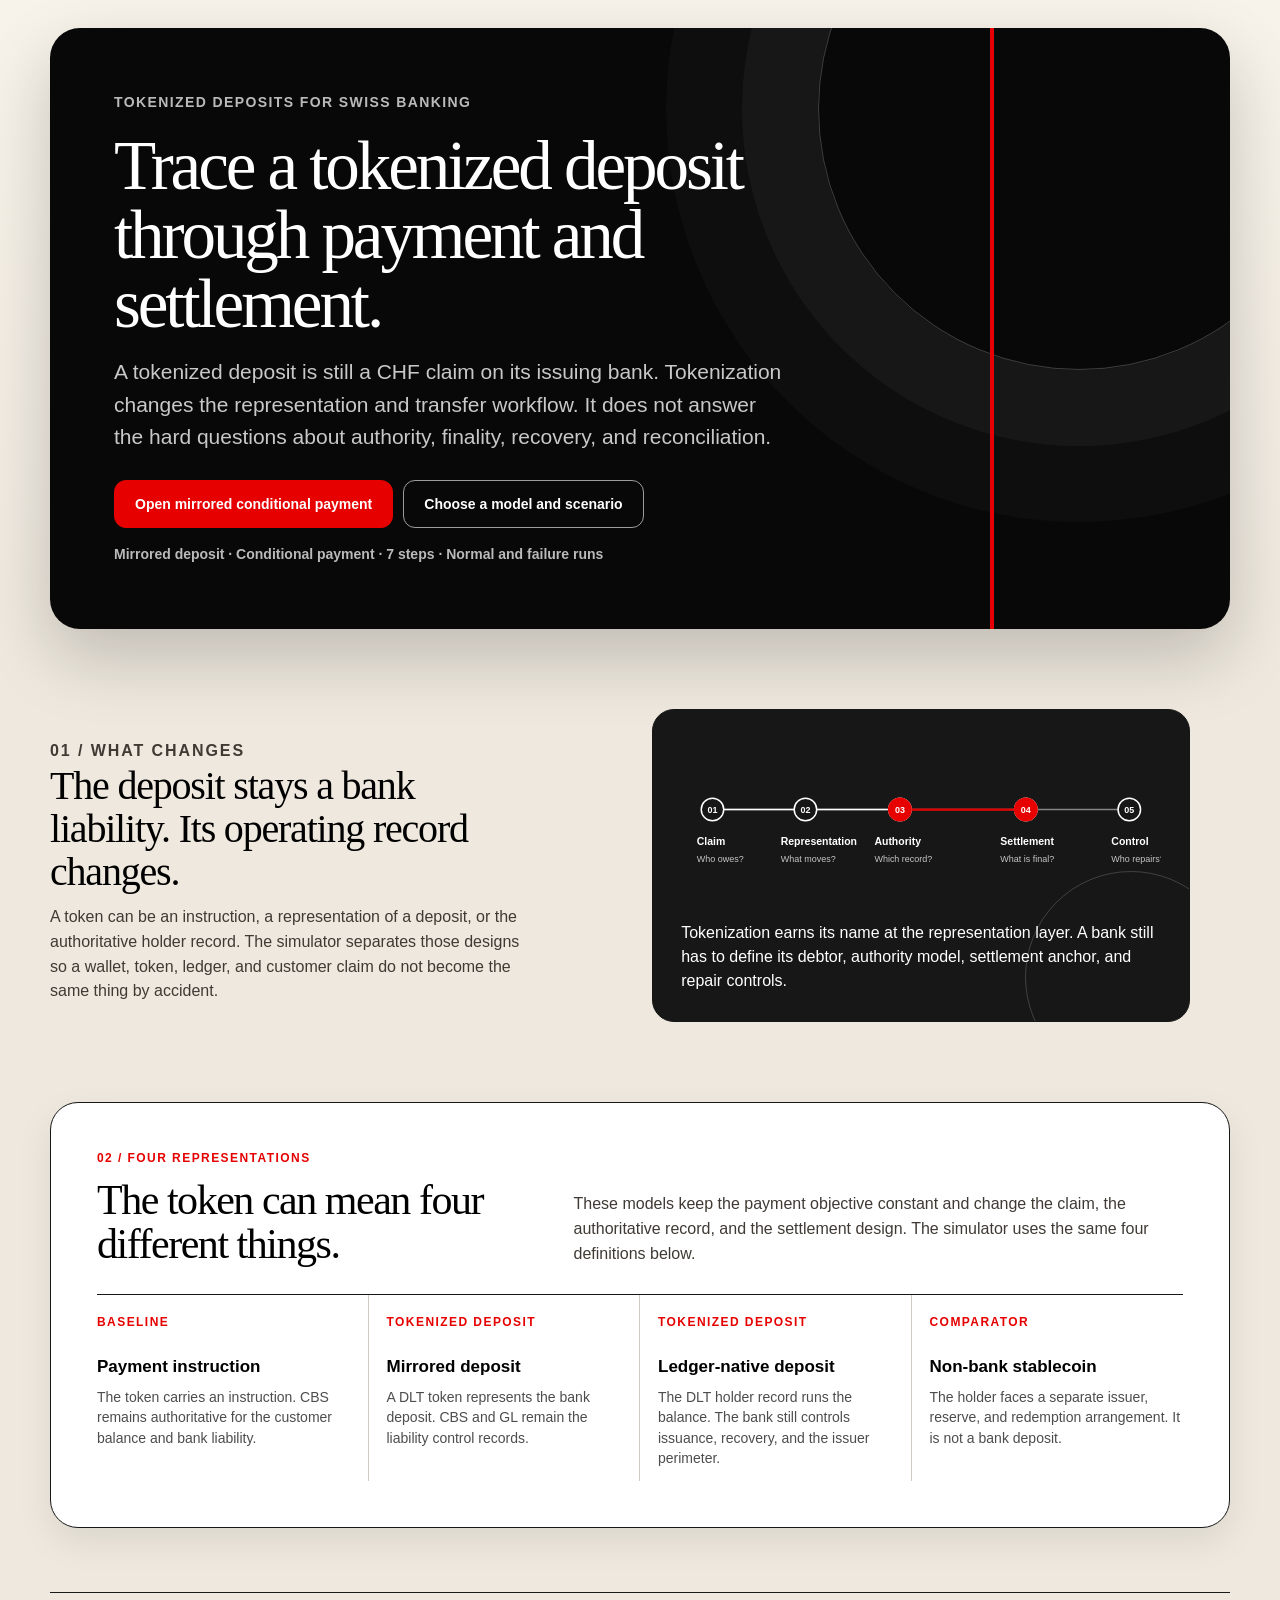
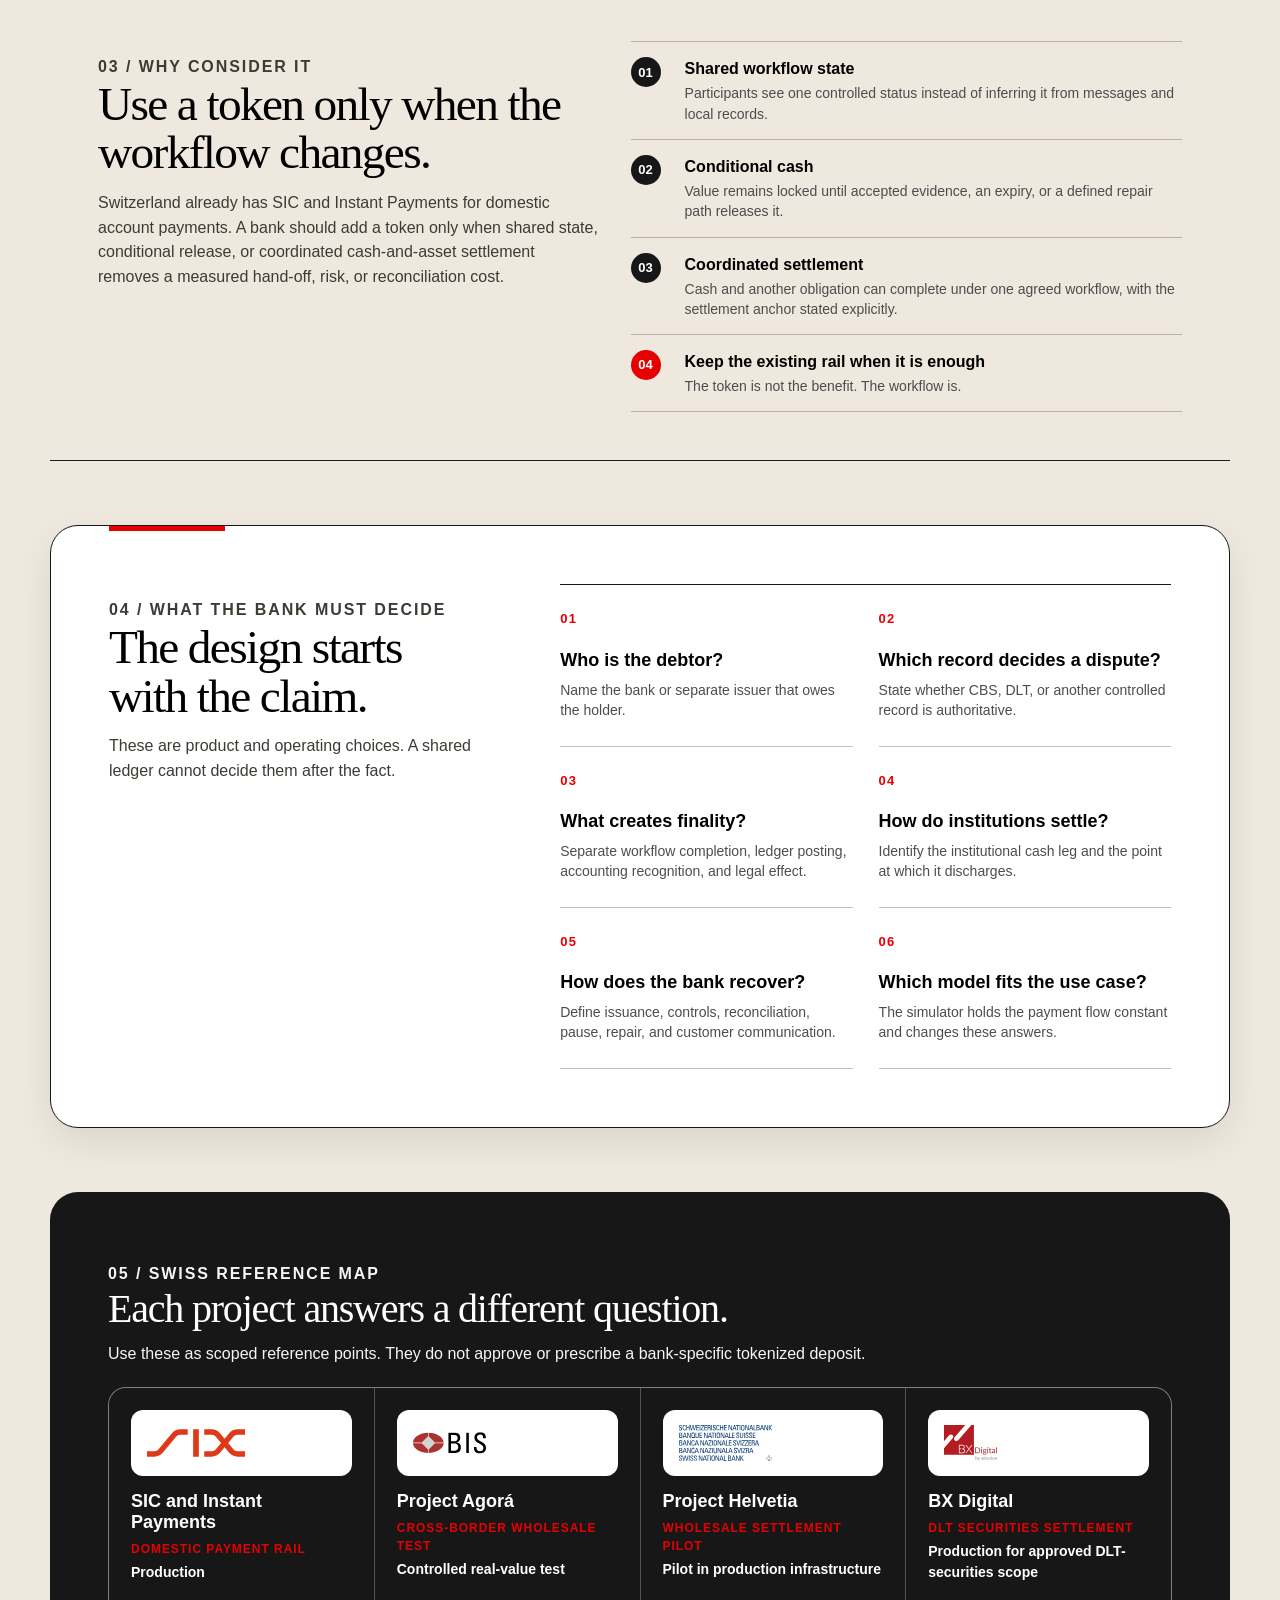
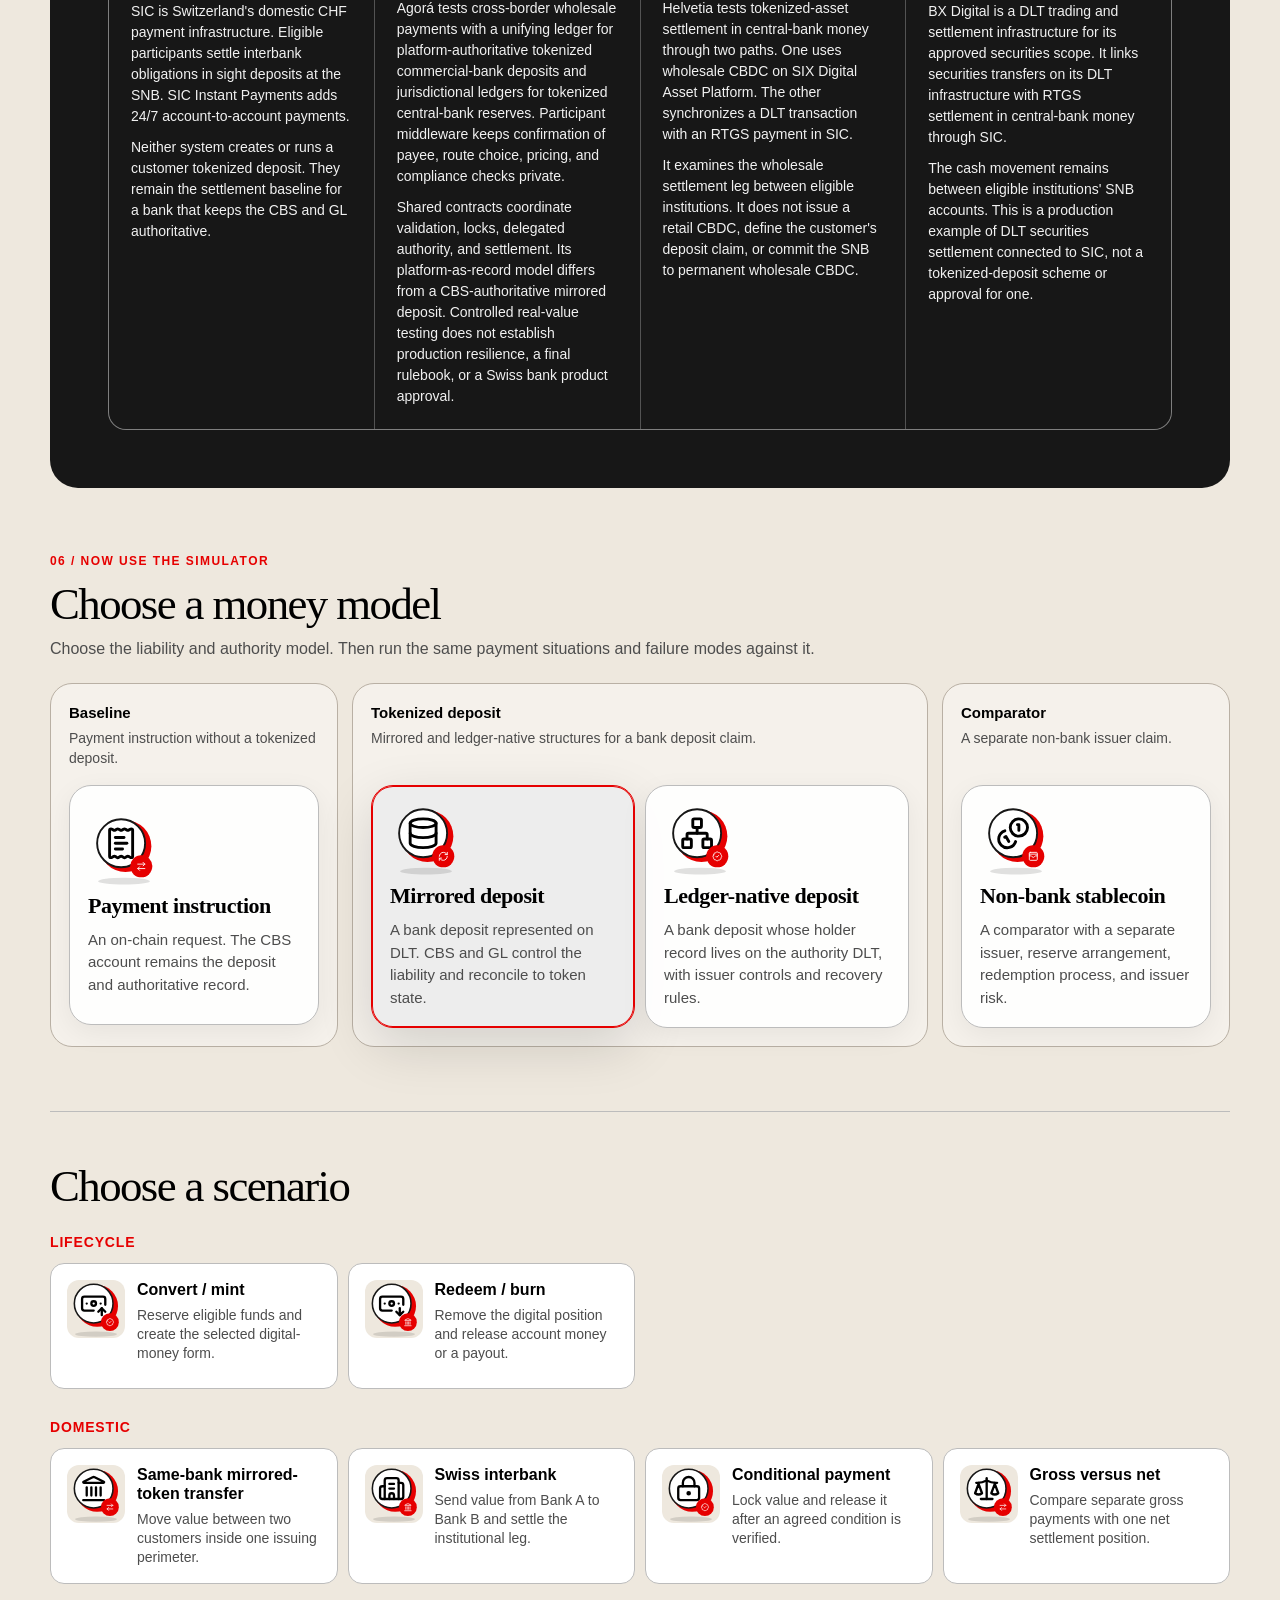
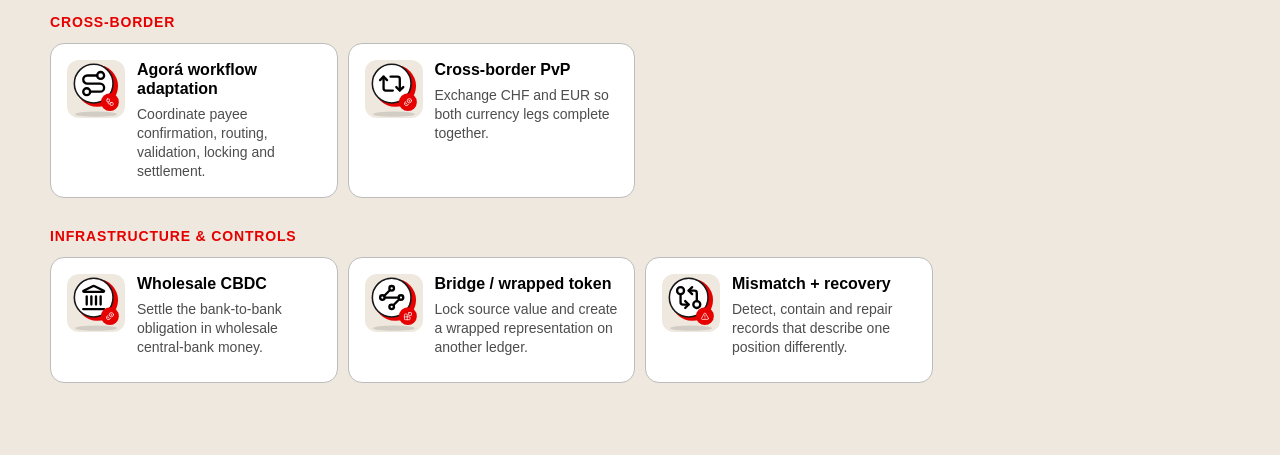
<file: demo/index.html>
<!doctype html>
<html lang="en">
<head>
  <meta charset="utf-8">
  <meta name="viewport" content="width=device-width, initial-scale=1">
  <title>Swiss tokenized deposits — interactive explorer</title>
  <style>
    :root {
      --ink: #000;
      --muted: #4d4d4d;
      --paper: #eee8de;
      --paper-deep: #dfd6c8;
      --card: #fff;
      --line: #bcbcbc;
      --red: #E60000;
      --red-dark: #E60000;
      --red-soft: #ededed;
      --green: #000;
      --green-soft: #ededed;
      --amber: #000;
      --amber-soft: #ededed;
      --shadow: 0 18px 54px rgba(0, 0, 0, 0.14);
      --radius: 22px;
      --radius-small: 14px;
      --focus: 0 0 0 4px rgba(230, 0, 0, 0.28);
    }

    * { box-sizing: border-box; }

    html {
      color-scheme: light;
      background: var(--paper);
    }

    body {
      margin: 0;
      min-height: 100vh;
      overflow-x: hidden;
      color: var(--ink);
      background: linear-gradient(180deg, #f8f3ea 0, var(--paper) 44rem);
      font: 16px/1.5 Inter, ui-sans-serif, -apple-system, BlinkMacSystemFont, "Segoe UI", sans-serif;
    }

    button,
    input,
    select {
      font: inherit;
    }

    button {
      min-height: 44px;
    }

    button:focus-visible,
    input:focus-visible,
    select:focus-visible,
    summary:focus-visible,
    a:focus-visible {
      outline: 2px solid var(--red);
      outline-offset: 3px;
      box-shadow: var(--focus);
    }

    h1[tabindex="-1"]:focus { outline: none; }

    [hidden] { display: none !important; }

    .eyebrow {
      margin: 0 0 8px;
      color: var(--red-dark);
      font-size: 14px;
      font-weight: 800;
      letter-spacing: 0.08em;
      text-transform: uppercase;
    }

    .landing {
      width: min(1180px, calc(100% - 48px));
      min-height: 100vh;
      margin: 0 auto;
      padding: 28px 0 72px;
      display: grid;
      align-content: start;
      gap: 64px;
    }

    .landing-header {
      position: relative;
      width: 100%;
      min-height: 470px;
      padding: clamp(32px, 5vw, 70px);
      overflow: hidden;
      border-radius: 30px;
      color: #fff;
      background: #080808;
      box-shadow: 0 28px 70px rgba(0, 0, 0, 0.2);
      isolation: isolate;
    }

    .landing-header::before {
      position: absolute;
      top: -180px;
      right: -110px;
      z-index: -1;
      width: 520px;
      height: 520px;
      border: 1px solid rgba(255, 255, 255, 0.22);
      border-radius: 50%;
      box-shadow: 0 0 0 76px rgba(255, 255, 255, 0.04), 0 0 0 152px rgba(255, 255, 255, 0.025);
      content: "";
    }

    .landing-header::after {
      position: absolute;
      top: 0;
      right: 20%;
      z-index: -1;
      width: 4px;
      height: 100%;
      background: var(--red);
      content: "";
    }

    .landing-hero-kicker {
      margin: 0 0 18px;
      color: #fff;
      opacity: 0.72;
      font-size: 14px;
      font-weight: 850;
      letter-spacing: .1em;
      text-transform: uppercase;
    }

    .landing h1 {
      max-width: 760px;
      margin: 0 0 18px;
      font-family: Georgia, "Times New Roman", serif;
      font-size: clamp(42px, 5.4vw, 72px);
      font-weight: 500;
      letter-spacing: -0.045em;
      line-height: 1;
    }

    .landing-intro {
      max-width: 670px;
      margin: 0;
      color: rgba(255, 255, 255, 0.78);
      font-size: clamp(18px, 1.8vw, 21px);
      line-height: 1.55;
    }

    .landing-actions {
      margin-top: 26px;
      display: flex;
      flex-wrap: wrap;
      gap: 10px;
    }

    .landing-actions .button { min-height: 48px; padding-inline: 20px; }
    .landing-header .landing-actions .button:not(.button-primary) {
      border-color: rgba(255, 255, 255, 0.6);
      color: #fff;
    }
    .landing-header .landing-actions .button:not(.button-primary):hover {
      color: var(--ink);
      background: #fff;
    }

    .run-metadata {
      margin: 16px 0 0;
      color: rgba(255, 255, 255, 0.72);
      font-size: 14px;
      font-weight: 750;
    }

    .landing-orientation {
      display: grid;
      grid-template-columns: minmax(0, 0.88fr) minmax(360px, 1.12fr);
      gap: clamp(32px, 6vw, 92px);
      align-items: center;
    }

    .landing-orientation h2,
    .swiss-context h2 {
      margin: 0;
      font-family: Georgia, "Times New Roman", serif;
      font-size: clamp(28px, 3.2vw, 40px);
      font-weight: 500;
      letter-spacing: -0.03em;
      line-height: 1.08;
    }

    .landing-orientation > div > p {
      max-width: 860px;
      margin: 12px 0 0;
      color: #3f3a34;
      font-size: 16px;
      line-height: 1.55;
    }

    .swiss-context-header p {
      max-width: 860px;
      margin: 12px 0 0;
      color: rgba(255, 255, 255, 0.96);
      font-size: 16px;
      line-height: 1.55;
    }

    .section-kicker {
      margin: 0 0 12px;
      color: var(--red);
      font-size: 12px;
      font-weight: 850;
      letter-spacing: 0.12em;
      text-transform: uppercase;
    }

    .claim-map {
      position: relative;
      min-height: 288px;
      padding: 28px;
      overflow: hidden;
      border: 1px solid #171717;
      border-radius: 22px;
      color: #fff;
      background: #171717;
    }

    .claim-map::after {
      position: absolute;
      right: -48px;
      bottom: -62px;
      width: 210px;
      height: 210px;
      border: 1px solid rgba(255, 255, 255, 0.18);
      border-radius: 50%;
      content: "";
    }

    .claim-map svg { width: 100%; height: 176px; }
    .claim-map text { font-family: Inter, ui-sans-serif, sans-serif; }

    .representation-rail {
      padding: clamp(28px, 4vw, 46px);
      border: 1px solid #171717;
      border-radius: 28px;
      background: #fff;
      box-shadow: 0 14px 36px rgba(0, 0, 0, 0.08);
    }

    .representation-rail-header {
      display: grid;
      grid-template-columns: minmax(0, .85fr) minmax(300px, 1.15fr);
      gap: 26px;
      align-items: end;
      margin-bottom: 28px;
    }

    .representation-rail h2 {
      margin: 0;
      font-family: Georgia, "Times New Roman", serif;
      font-size: clamp(29px, 3.3vw, 42px);
      font-weight: 500;
      letter-spacing: -0.035em;
      line-height: 1.04;
    }

    .representation-rail-header > p:last-child {
      max-width: 590px;
      margin: 0;
      color: #3f3a34;
      font-size: 16px;
      line-height: 1.55;
    }

    .deposit-types {
      display: grid;
      grid-template-columns: repeat(4, minmax(0, 1fr));
      margin: 0;
      padding: 0;
      border-top: 1px solid #171717;
      list-style: none;
    }

    .deposit-type {
      min-width: 0;
      min-height: 186px;
      padding: 18px 18px 0;
      border-right: 1px solid #d0cbc3;
    }

    .deposit-type:first-child { padding-left: 0; }
    .deposit-type:last-child { padding-right: 0; border-right: 0; }
    .deposit-type b,
    .deposit-type strong,
    .deposit-type span { display: block; }
    .deposit-type b { margin-bottom: 26px; color: var(--red); font-size: 12px; letter-spacing: .12em; }
    .deposit-type strong { max-width: 180px; font-size: 17px; line-height: 1.2; }
    .deposit-type span { margin-top: 9px; color: var(--muted); font-size: 14px; line-height: 1.47; }

    .landing-explainer {
      display: grid;
      grid-template-columns: minmax(0, 1fr) minmax(0, 1.08fr);
      gap: 22px;
      align-items: stretch;
      padding: clamp(28px, 4vw, 48px);
      border-top: 1px solid #1a1a1a;
      border-bottom: 1px solid #1a1a1a;
    }

    .landing-explainer h2,
    .bank-decisions h2 {
      max-width: 510px;
      margin: 0;
      font-family: Georgia, "Times New Roman", serif;
      font-size: clamp(31px, 3.7vw, 48px);
      font-weight: 500;
      letter-spacing: -0.035em;
      line-height: 1.02;
    }

    .landing-explainer > div > p {
      max-width: 500px;
      margin: 14px 0 0;
      color: #3f3a34;
      font-size: 16px;
      line-height: 1.55;
    }

    .workflow-sequence {
      display: grid;
      margin: 0;
      padding: 0;
      list-style: none;
    }

    .workflow-sequence li {
      display: grid;
      grid-template-columns: 40px 1fr;
      gap: 14px;
      align-items: start;
      padding: 15px 0;
      border-top: 1px solid #b9b0a4;
    }

    .workflow-sequence li:last-child { border-bottom: 1px solid #b9b0a4; }
    .workflow-sequence b {
      display: grid;
      width: 30px;
      height: 30px;
      place-items: center;
      border-radius: 50%;
      color: #fff;
      background: #171717;
      font-size: 13px;
    }
    .workflow-sequence li:last-child b { background: var(--red); }
    .workflow-sequence strong,
    .workflow-sequence span { display: block; }
    .workflow-sequence strong { font-size: 16px; }
    .workflow-sequence span { margin-top: 2px; color: var(--muted); font-size: 14px; line-height: 1.45; }

    .bank-decisions {
      position: relative;
      display: grid;
      grid-template-columns: minmax(250px, .76fr) minmax(0, 1.24fr);
      gap: clamp(30px, 6vw, 94px);
      align-items: start;
      padding: clamp(30px, 5vw, 58px);
      overflow: hidden;
      border: 1px solid #171717;
      border-radius: 28px;
      background: #fff;
      box-shadow: 0 14px 36px rgba(0, 0, 0, 0.08);
    }

    .bank-decisions::before {
      position: absolute;
      top: 0;
      left: clamp(30px, 5vw, 58px);
      width: 116px;
      height: 5px;
      background: var(--red);
      content: "";
    }

    .bank-decisions > div > p {
      max-width: 480px;
      margin: 14px 0 0;
      color: #3f3a34;
      font-size: 16px;
      line-height: 1.55;
    }

    .decision-list {
      display: grid;
      grid-template-columns: repeat(2, minmax(0, 1fr));
      gap: 0 26px;
      margin: 0;
      padding: 0;
      border-top: 1px solid #171717;
      list-style: none;
    }

    .decision-list li {
      min-height: 158px;
      padding: 24px 0 25px;
      border-bottom: 1px solid #c8c0b4;
    }

    .decision-list b,
    .decision-list strong,
    .decision-list span { display: block; }
    .decision-list b { margin-bottom: 18px; color: var(--red); font-size: 13px; letter-spacing: .1em; }
    .decision-list strong { font-size: 18px; }
    .decision-list span { margin-top: 6px; color: var(--muted); font-size: 14px; line-height: 1.45; }

    .landing-choice-section,
    .landing-scenario-section {
      scroll-margin-top: 24px;
    }

    .landing-choice-heading {
      max-width: 800px;
      margin-bottom: 22px;
    }

    .landing-choice-heading h2 {
      margin: 0;
      font-family: Georgia, "Times New Roman", serif;
      font-size: clamp(30px, 3.5vw, 46px);
      font-weight: 500;
      letter-spacing: -0.035em;
      line-height: 1.02;
    }

    .landing-choice-heading p:last-child {
      margin: 10px 0 0;
      color: var(--muted);
      font-size: 16px;
      line-height: 1.5;
    }

    .landing-scenario-section {
      padding-top: 52px;
      border-top: 1px solid var(--line);
    }

    .landing-scenario-groups .scenario-group + .scenario-group {
      margin-top: 28px;
    }

    .model-groups {
      display: grid;
      grid-template-columns: minmax(0, 1fr) minmax(0, 2fr) minmax(0, 1fr);
      gap: 14px;
      align-items: stretch;
    }

    .model-group {
      min-width: 0;
      padding: 18px;
      border: 1px solid #b9b0a4;
      border-radius: var(--radius);
      background: rgba(255, 255, 255, 0.38);
    }

    .model-group h3 {
      margin: 0 0 4px;
      font-size: 15px;
    }

    .model-group > p {
      min-height: 42px;
      margin: 0 0 14px;
      color: var(--muted);
      font-size: 14px;
      line-height: 1.4;
    }

    .model-grid {
      display: grid;
      grid-template-columns: repeat(var(--model-columns, 1), minmax(0, 1fr));
      gap: 10px;
    }

    .model-card {
      position: relative;
      min-height: 240px;
      padding: 18px;
      overflow: hidden;
      border: 1px solid var(--line);
      border-radius: var(--radius);
      color: var(--ink);
      background: rgba(255, 255, 255, 0.92);
      box-shadow: 0 8px 28px rgba(0, 0, 0, 0.06);
      cursor: pointer;
      text-align: left;
      transition: transform 160ms ease, border-color 160ms ease, box-shadow 160ms ease;
    }

    .model-card:hover {
      transform: translateY(-4px);
      border-color: var(--red);
      box-shadow: var(--shadow);
    }

    .model-card[aria-pressed="true"] {
      border-color: var(--red);
      background: var(--red-soft);
      box-shadow: inset 0 0 0 1px var(--red), var(--shadow);
    }

    .model-visual {
      display: grid;
      width: 72px;
      height: 66px;
      margin: 0 0 14px;
      place-items: center;
      color: var(--ink);
    }

    .model-visual svg {
      width: 100%;
      height: 100%;
      overflow: visible;
    }

    .model-card strong {
      display: block;
      max-width: 220px;
      font-family: Georgia, "Times New Roman", serif;
      font-size: 22px;
      font-weight: 600;
      letter-spacing: -0.02em;
      line-height: 1.06;
    }

    .model-card span:last-child {
      display: block;
      max-width: 230px;
      margin-top: 12px;
      color: var(--muted);
      font-size: 15px;
    }

    .swiss-context {
      padding: clamp(30px, 5vw, 58px);
      border-radius: 28px;
      color: #fff;
      background: #171717;
    }

    .swiss-context-header { margin-bottom: 20px; }

    .swiss-reference-list {
      margin: 0;
      padding: 0;
      display: grid;
      grid-template-columns: repeat(4, minmax(0, 1fr));
      overflow: hidden;
      border: 1px solid rgba(255, 255, 255, 0.26);
      border-radius: 18px;
      gap: 1px;
      background: rgba(255, 255, 255, 0.26);
      list-style: none;
    }

    .swiss-reference-list li {
      min-width: 0;
      padding: 22px;
      background: #171717;
    }

    .reference-identity {
      display: grid;
      gap: 15px;
      align-items: start;
      margin-bottom: 18px;
    }

    .reference-logo-bay {
      width: 100%;
      height: 66px;
      padding: 14px 16px;
      display: flex;
      align-items: center;
      justify-content: flex-start;
      border-radius: 12px;
      background: #fff;
    }

    .reference-logo {
      display: block;
      width: 100%;
      height: 36px;
      object-fit: contain;
      object-position: left center;
    }

    .reference-identity strong,
    .reference-role,
    .reference-status { display: block; }

    .reference-identity strong { font-size: 18px; line-height: 1.18; }

    .reference-role { margin-top: 7px; color: var(--red); font-size: 12px; font-weight: 850; letter-spacing: .08em; text-transform: uppercase; }
    .reference-status { margin-top: 4px; color: #fff; font-size: 14px; font-weight: 800; }

    .swiss-reference-list p {
      margin: 0;
      color: rgba(255, 255, 255, 0.94);
      font-size: 14px;
      line-height: 1.5;
    }

    .swiss-reference-list p + p { margin-top: 10px; }

    .workspace {
      min-height: 100vh;
    }

    .context-shell {
      position: sticky;
      z-index: 20;
      top: 0;
      border-bottom: 1px solid var(--line);
      background: rgba(255, 255, 255, 0.96);
      box-shadow: 0 8px 24px rgba(0, 0, 0, 0.07);
      backdrop-filter: blur(16px);
    }

    .context-bar {
      width: min(1440px, calc(100% - 40px));
      margin: 0 auto;
      padding: 12px 0;
      display: grid;
      grid-template-columns: minmax(300px, 1fr) auto auto;
      align-items: end;
      gap: 18px;
    }

    .context-current {
      min-width: 0;
      display: flex;
      align-items: center;
      gap: 12px;
    }

    .overview-button {
      min-width: 92px;
      height: 44px;
      padding: 8px 10px;
      border: 1px solid var(--line);
      border-radius: 11px;
      color: var(--ink);
      background: var(--card);
      cursor: pointer;
      font-size: 14px;
      font-weight: 800;
    }

    .overview-button:hover {
      color: var(--red-dark);
      border-color: var(--red);
      background: var(--red-soft);
    }

    .swiss-mark {
      display: grid;
      flex: 0 0 auto;
      place-items: center;
      width: 44px;
      height: 44px;
      border-radius: 12px;
      color: #fff;
      background: var(--red);
      font-size: 24px;
      font-weight: 900;
      line-height: 1;
    }

    .context-copy {
      min-width: 0;
    }

    .context-label {
      display: block;
      color: var(--muted);
      font-size: 14px;
      font-weight: 700;
    }

    .context-copy strong {
      display: block;
      overflow: hidden;
      font-size: 16px;
      text-overflow: ellipsis;
      white-space: nowrap;
    }

    .context-copy strong span {
      color: var(--muted);
      font-weight: 600;
    }

    .mode-switch {
      margin: 0;
      padding: 0;
      border: 0;
    }

    .mode-switch legend {
      position: absolute;
      width: 1px;
      height: 1px;
      padding: 0;
      overflow: hidden;
      clip: rect(0, 0, 0, 0);
      white-space: nowrap;
      border: 0;
    }

    .segmented {
      display: inline-grid;
      grid-template-columns: 1fr 1fr;
      padding: 3px;
      border: 1px solid var(--line);
      border-radius: 13px;
      background: var(--paper-deep);
    }

    .segmented label {
      position: relative;
      display: grid;
      min-width: 92px;
      min-height: 44px;
      padding: 0 16px;
      place-items: center;
      border-radius: 10px;
      cursor: pointer;
      font-size: 14px;
      font-weight: 800;
    }

    .segmented input {
      position: absolute;
      opacity: 0;
      pointer-events: none;
    }

    .segmented label:has(input:checked) {
      color: #fff;
      background: var(--ink);
      box-shadow: 0 3px 10px rgba(23, 23, 23, 0.14);
    }

    .segmented label:has(input:focus-visible) {
      box-shadow: var(--focus);
    }

    .context-actions {
      display: flex;
      gap: 8px;
    }

    .button {
      display: inline-flex;
      align-items: center;
      justify-content: center;
      min-height: 44px;
      padding: 9px 16px;
      border: 1px solid var(--ink);
      border-radius: 12px;
      color: var(--ink);
      background: transparent;
      cursor: pointer;
      font-size: 14px;
      font-weight: 800;
      text-decoration: none;
    }

    .button:hover {
      color: #fff;
      background: var(--ink);
    }

    .button-primary {
      color: #fff;
      border-color: var(--red);
      background: var(--red);
    }

    .button-primary:hover {
      border-color: var(--red-dark);
      background: var(--red-dark);
    }

    .button-dark {
      color: #fff;
      background: var(--ink);
    }

    .button-dark:hover { background: #333; }

    .failure-bar {
      width: min(1440px, calc(100% - 40px));
      margin: 0 auto;
      padding: 0 0 12px 56px;
    }

    .failure-empty {
      margin: 0;
      color: var(--muted);
      font-size: 14px;
    }

    .failure-options {
      display: flex;
      align-items: center;
      gap: 8px;
      overflow-x: auto;
      scrollbar-width: thin;
    }

    .failure-options > span {
      flex: 0 0 auto;
      margin-right: 3px;
      color: var(--red-dark);
      font-size: 14px;
      font-weight: 800;
    }

    .failure-choice {
      position: relative;
      flex: 0 0 auto;
      display: grid;
      grid-template-columns: 28px auto;
      min-height: 44px;
      padding: 8px 13px;
      place-items: center;
      gap: 7px;
      border: 1px solid #bcbcbc;
      border-radius: 999px;
      color: var(--red-dark);
      background: var(--card);
      cursor: pointer;
      font-size: 14px;
      font-weight: 750;
    }

    .failure-choice input {
      position: absolute;
      opacity: 0;
    }

    .failure-choice:has(input:checked) {
      color: #fff;
      border-color: var(--red);
      background: var(--red);
    }

    .failure-choice-icon {
      display: grid;
      width: 28px;
      height: 28px;
      place-items: center;
    }

    .failure-choice-icon svg { width: 28px; height: 28px; }
    .failure-choice:has(input:checked) .failure-icon-paper { fill: var(--red); }
    .failure-choice:has(input:checked) .failure-icon-ink { stroke: #fff; }

    .failure-choice:has(input:focus-visible) {
      box-shadow: var(--focus);
    }

    .workspace-main {
      width: min(1440px, calc(100% - 40px));
      margin: 0 auto;
      padding: 34px 0 64px;
    }

    .scenario-heading {
      display: grid;
      grid-template-columns: minmax(0, 1fr);
      gap: 24px;
      align-items: start;
      margin-bottom: 24px;
    }

    .scenario-heading.has-failure {
      grid-template-columns: minmax(0, 1fr) minmax(340px, 440px);
    }

    .scenario-heading h1 {
      margin: 0;
      font-family: Georgia, "Times New Roman", serif;
      font-size: clamp(34px, 4vw, 58px);
      font-weight: 500;
      letter-spacing: -0.04em;
      line-height: 1;
    }

    .scenario-description {
      max-width: 760px;
      margin: 12px 0 0;
      color: var(--muted);
      font-size: 17px;
    }

    .scenario-code {
      min-width: 140px;
      padding: 14px 16px;
      border: 1px solid var(--line);
      border-radius: var(--radius-small);
      background: rgba(255, 255, 255, 0.72);
    }

    .scenario-code span {
      display: block;
      color: var(--muted);
      font-size: 14px;
      font-weight: 700;
    }

    .scenario-code strong {
      font-size: 15px;
    }

    .stage-layout {
      display: grid;
      grid-template-columns: minmax(0, 1fr) 360px;
      gap: 18px;
      align-items: stretch;
    }

    .stage,
    .inspector {
      border: 1px solid var(--line);
      border-radius: var(--radius);
      background: var(--card);
      box-shadow: 0 12px 34px rgba(0, 0, 0, 0.07);
    }

    .stage {
      position: relative;
      min-height: 350px;
      padding: 18px;
      overflow: hidden;
    }

    .stage::before {
      content: "";
      position: absolute;
      width: 360px;
      height: 360px;
      right: -170px;
      top: -180px;
      border: 54px solid var(--red-soft);
      border-radius: 50%;
      opacity: 0.72;
    }

    .stage-topline {
      position: relative;
      z-index: 1;
      display: grid;
      grid-template-columns: minmax(0, 1fr) 318px;
      align-items: start;
      gap: 16px;
    }

    .stage-context {
      display: flex;
      align-items: center;
      flex-wrap: wrap;
      gap: 10px;
    }

    .stage-context strong {
      font-size: 15px;
    }

    .stage-controls {
      width: 318px;
      margin-left: auto;
      display: grid;
      grid-template-columns: 86px 72px 144px;
      gap: 8px;
      flex: 0 0 auto;
    }

    .stage-controls .button {
      width: 100%;
      min-width: 0;
      padding-inline: 8px;
      white-space: nowrap;
      background: var(--card);
    }

    .stage-controls .button:disabled {
      cursor: default;
      opacity: .42;
    }

    .stage-controls .button:hover { background: var(--ink); }

    .stage-controls .button-primary {
      color: #fff;
      background: var(--red);
    }

    .stage-controls .button-primary:hover { background: var(--red-dark); }

    .stage-controls .button-dark {
      color: #fff;
      background: var(--ink);
    }

    .failure-summary {
      min-height: 146px;
      padding: 18px 20px;
      border: 1px solid var(--red);
      border-radius: var(--radius);
      color: var(--red-dark);
      background: var(--card);
      box-shadow: 0 10px 28px rgba(23, 23, 23, 0.08);
    }

    .failure-summary .eyebrow { margin-bottom: 6px; }

    .failure-summary h2 {
      margin: 0;
      font-family: Georgia, "Times New Roman", serif;
      font-size: 23px;
      font-weight: 600;
      letter-spacing: -0.02em;
      line-height: 1.08;
    }

    .failure-summary p:last-child {
      margin: 10px 0 0;
      color: #000;
      font-size: 15px;
      line-height: 1.48;
    }

    .failure-summary.is-triggered {
      border-color: var(--red-dark);
      background: var(--red-soft);
    }

    .journey {
      position: relative;
      z-index: 1;
      min-height: 248px;
      margin-top: 10px;
      display: grid;
      grid-template-columns: minmax(110px, 1fr) 56px minmax(130px, 1.1fr) 56px minmax(130px, 1.1fr) 56px minmax(110px, 1fr);
      align-items: end;
      padding: 6px 4px 12px;
    }

    .journey::before {
      content: "";
      position: absolute;
      z-index: -1;
      right: 2%;
      bottom: 69px;
      left: 2%;
      height: 48px;
      border-radius: 50%;
      background: radial-gradient(ellipse, rgba(0, 0, 0, 0.15), transparent 68%);
      transform: scaleY(0.42);
    }

    .journey-node {
      position: relative;
      min-height: 218px;
      padding: 0 8px 8px;
      display: grid;
      align-content: end;
      justify-items: center;
      text-align: center;
      transition: opacity 180ms ease, transform 180ms ease;
    }

    .journey-node.is-complete::after {
      content: "✓";
      position: absolute;
      top: 4px;
      right: 8px;
      display: grid;
      width: 28px;
      height: 28px;
      place-items: center;
      border: 3px solid var(--card);
      border-radius: 50%;
      color: #fff;
      background: var(--green);
      font-size: 14px;
      font-weight: 900;
    }

    .journey-node.is-active {
      transform: translateY(-5px);
    }

    .journey-node.is-blocked::after {
      content: "!";
      position: absolute;
      top: 4px;
      right: 8px;
      display: grid;
      width: 30px;
      height: 30px;
      place-items: center;
      border: 3px solid var(--card);
      border-radius: 50%;
      color: #fff;
      background: var(--red-dark);
      font-size: 18px;
      font-weight: 900;
    }

    .journey-node.has-failure .node-glyph {
      border-color: var(--red-dark);
      background: var(--red-soft);
      filter: grayscale(0.72);
      opacity: 0.62;
    }

    .journey-node.has-failure .node-glyph::after {
      content: "";
      position: absolute;
      z-index: 4;
      width: 112%;
      height: 7px;
      border: 3px solid var(--card);
      border-radius: 999px;
      background: var(--red-dark);
      transform: rotate(-38deg);
    }

    .scene-failure-marker {
      position: absolute;
      z-index: 7;
      top: -11px;
      left: 50%;
      display: flex;
      width: max-content;
      max-width: 160px;
      min-height: 42px;
      padding: 5px 9px 5px 6px;
      align-items: center;
      gap: 6px;
      border: 2px solid var(--red-dark);
      border-radius: 11px;
      color: var(--red-dark);
      background: var(--card);
      box-shadow: 0 8px 18px rgba(23, 23, 23, 0.18);
      font-size: 14px;
      font-weight: 900;
      line-height: 1.08;
      transform: translateX(-50%);
    }

    .scene-failure-marker svg {
      flex: 0 0 auto;
      width: 30px;
      height: 30px;
    }

    .scene-failure-marker.is-triggered {
      color: #fff;
      background: var(--red-dark);
    }

    .scene-failure-marker.is-triggered .failure-icon-paper { fill: var(--red-dark); }
    .scene-failure-marker.is-triggered .failure-icon-ink { stroke: #fff; }
    .scene-failure-marker.is-triggered .lucide-small { color: #fff; }

    .node-glyph {
      position: relative;
      display: grid;
      width: min(100%, 132px);
      height: 150px;
      margin-bottom: 3px;
      place-items: center;
      border: 2px solid transparent;
      border-radius: 50% 50% 22px 22px;
      transition: background 180ms ease, border-color 180ms ease, box-shadow 180ms ease;
    }

    .node-glyph svg {
      width: 100%;
      height: 100%;
      overflow: visible;
    }

    .scene-shadow { fill: rgba(23, 23, 23, 0.13); }
    .scene-ink { fill: var(--ink); }
    .scene-paper { fill: #fff; }
    .scene-cream { fill: #d6d6d6; }
    .scene-red { fill: var(--red); }
    .scene-red-soft { fill: #bcbcbc; }
    .scene-skin { fill: #d8b08a; }
    .scene-line {
      fill: none;
      stroke: var(--ink);
      stroke-linecap: round;
      stroke-linejoin: round;
      stroke-width: 3;
    }
    .scene-light-line {
      fill: none;
      stroke: #fff;
      stroke-linecap: round;
      stroke-linejoin: round;
      stroke-width: 3;
    }

    .scene-svg-light-label {
      fill: #fff;
      font: 900 14px/1 Inter, ui-sans-serif, sans-serif;
      letter-spacing: -0.04em;
    }

    .lucide-main,
    .lucide-light,
    .lucide-small {
      fill: none;
      stroke: currentColor;
      stroke-linecap: round;
      stroke-linejoin: round;
      stroke-width: 2;
    }

    .lucide-main { color: var(--ink); }
    .lucide-light { color: #fff; }

    .lucide-small {
      width: 100%;
      height: 100%;
      color: var(--red-dark);
    }

    .journey-node.is-active .node-glyph,
    .journey-node.is-blocked .node-glyph {
      border-color: var(--red);
      background: var(--red-soft);
      box-shadow: 0 10px 26px rgba(227, 38, 46, 0.18);
    }

    .journey-node.is-active .node-glyph {
      animation: node-pulse 1.8s ease-in-out infinite;
    }

    .journey-node > strong {
      position: relative;
      z-index: 2;
      min-width: 86px;
      padding: 5px 9px 2px;
      border-radius: 9px 9px 0 0;
      background: var(--card);
      font-size: 15px;
      line-height: 1.2;
    }

    .journey-node > span:last-child {
      position: relative;
      z-index: 2;
      min-width: 86px;
      padding: 1px 9px 5px;
      border-radius: 0 0 9px 9px;
      color: var(--muted);
      background: var(--card);
      font-size: 14px;
    }

    .journey-arrow {
      position: relative;
      align-self: center;
      height: 3px;
      margin: 0 4px 38px;
      background: var(--line);
    }

    .journey-arrow::after {
      content: "";
      position: absolute;
      top: -4px;
      right: -1px;
      width: 8px;
      height: 8px;
      border-top: 2px solid var(--line);
      border-right: 2px solid var(--line);
      transform: rotate(45deg);
    }

    .journey-arrow.is-active {
      background: var(--red);
    }

    .journey-arrow.is-active::after {
      border-color: var(--red);
    }

    .journey-token-layer {
      position: absolute;
      z-index: 8;
      inset: 0;
      overflow: visible;
      pointer-events: none;
    }

    .journey-token {
      position: absolute;
      top: 0;
      left: 0;
      display: grid;
      width: 42px;
      min-width: 42px;
      height: 42px;
      padding-inline: 6px;
      place-items: center;
      border: 3px solid #fff;
      border-radius: 50%;
      color: #fff;
      background: var(--red);
      box-shadow: 0 5px 14px rgba(227, 38, 46, 0.36);
      font-size: 14px;
      font-weight: 900;
      line-height: 1;
      opacity: 1;
      transform: translate3d(-100px, -100px, 0);
      transition: transform 900ms cubic-bezier(.22, .74, .18, 1), opacity 180ms ease;
      will-change: transform;
    }

    .journey-token.is-wide {
      width: 60px;
      border-radius: 14px;
    }

    .journey-token.is-extra-wide {
      width: 72px;
    }

    .journey[data-model="instruction"] .journey-token {
      border-radius: 8px;
      background: var(--ink);
      box-shadow: 0 5px 14px rgba(23, 23, 23, 0.3);
    }

    .journey[data-model="mirrored"] .journey-token {
      box-shadow: 5px 5px 0 #bcbcbc, 0 3px 10px rgba(0, 0, 0, 0.2);
    }

    .journey[data-model="stablecoin"] .journey-token {
      color: var(--ink);
      border-color: var(--ink);
      background: #fff;
    }

    @keyframes node-pulse {
      0%, 100% { box-shadow: 0 12px 26px rgba(227, 38, 46, 0.12); }
      50% { box-shadow: 0 12px 30px rgba(227, 38, 46, 0.28); }
    }

    .inspector {
      padding: 20px;
      display: flex;
      flex-direction: column;
      color: #fff;
      border-color: var(--ink);
      background: var(--ink);
      box-shadow: 0 16px 34px rgba(23, 23, 23, 0.16), 0 2px 7px rgba(23, 23, 23, 0.12);
    }

    .inspector h2 {
      margin: 0;
      font-family: Georgia, "Times New Roman", serif;
      font-size: 28px;
      font-weight: 600;
      letter-spacing: -0.02em;
      line-height: 1.08;
    }

    .inspector .eyebrow { color: #fff; }

    .inspector-copy {
      margin: 10px 0 16px;
      color: #d0d0d0;
      font-size: 16px;
      line-height: 1.55;
    }

    .inspector-facts {
      margin: auto 0 0;
      display: grid;
      grid-template-columns: repeat(3, minmax(0, 1fr));
      gap: 7px;
    }

    .fact {
      min-width: 0;
      padding: 9px;
      border: 1px solid #4d4d4d;
      border-radius: 9px;
      background: #1a1a1a;
    }

    .fact dt {
      color: #d0d0d0;
      font-size: 14px;
      font-weight: 750;
    }

    .fact dd {
      margin: 3px 0 0;
      overflow-wrap: anywhere;
      font-size: 14px;
      font-weight: 750;
    }

    .status-grid {
      margin-top: 18px;
      display: grid;
      grid-template-columns: repeat(4, minmax(0, 1fr));
      gap: 12px;
    }

    .status-card {
      min-height: 116px;
      padding: 17px;
      border: 1px solid var(--line);
      border-radius: var(--radius-small);
      background: rgba(255, 255, 255, 0.78);
    }

    .status-card span {
      display: block;
      color: var(--muted);
      font-size: 14px;
      font-weight: 750;
    }

    .status-card strong {
      display: block;
      margin-top: 8px;
      font-size: 16px;
      line-height: 1.25;
    }

    .timeline-panel {
      margin-top: 18px;
      padding: 20px;
      border: 1px solid var(--line);
      border-radius: var(--radius);
      background: rgba(255, 255, 255, 0.78);
    }

    .timeline-header {
      display: flex;
      align-items: center;
      justify-content: space-between;
      gap: 16px;
      margin-bottom: 16px;
    }

    .timeline-header h2 {
      margin: 0;
      font-family: Georgia, "Times New Roman", serif;
      font-size: 24px;
      font-weight: 600;
    }

    .timeline-hint {
      color: var(--muted);
      font-size: 14px;
      font-weight: 700;
    }

    .timeline {
      margin: 0;
      padding: 0;
      display: grid;
      grid-template-columns: repeat(var(--step-count), minmax(0, 1fr));
      list-style: none;
    }

    .timeline li {
      position: relative;
      min-width: 0;
    }

    .timeline li:not(:last-child)::after {
      content: "";
      position: absolute;
      z-index: 0;
      top: 18px;
      left: calc(50% + 15px);
      width: calc(100% - 30px);
      height: 2px;
      background: var(--line);
    }

    .timeline li.is-complete:not(:last-child)::after {
      background: var(--green);
    }

    .timeline-step {
      position: relative;
      z-index: 1;
      width: 100%;
      min-height: 74px;
      padding: 0 5px;
      border: 0;
      color: var(--muted);
      background: transparent;
      cursor: pointer;
      font-size: 14px;
      font-weight: 700;
      text-align: center;
    }

    .timeline-step::before {
      content: attr(data-step);
      display: grid;
      width: 36px;
      height: 36px;
      margin: 0 auto 7px;
      place-items: center;
      border: 2px solid var(--line);
      border-radius: 50%;
      color: var(--muted);
      background: var(--card);
      font-size: 14px;
      font-weight: 850;
    }

    .timeline li.is-complete .timeline-step::before {
      content: "✓";
      color: #fff;
      border-color: var(--green);
      background: var(--green);
    }

    .timeline-step[aria-current="step"] {
      color: var(--red-dark);
      font-weight: 850;
    }

    .timeline-step[aria-current="step"]::before {
      color: #fff;
      border-color: var(--red);
      background: var(--red);
      box-shadow: 0 0 0 5px var(--red-soft);
    }

    dialog {
      width: min(1120px, calc(100% - 34px));
      max-height: min(88vh, 900px);
      margin: auto;
      padding: 0;
      overflow: hidden;
      border: 1px solid var(--line);
      border-radius: 24px;
      color: var(--ink);
      background: var(--card);
      box-shadow: 0 30px 100px rgba(23, 23, 23, 0.3);
    }

    dialog::backdrop {
      background: rgba(23, 23, 23, 0.56);
      backdrop-filter: blur(5px);
    }

    .dialog-inner {
      max-height: min(88vh, 900px);
      overflow-y: auto;
      padding: 28px;
      overscroll-behavior: contain;
    }

    .dialog-header {
      position: sticky;
      z-index: 2;
      top: -28px;
      margin: -28px -28px 24px;
      padding: 26px 28px 18px;
      display: flex;
      justify-content: space-between;
      align-items: start;
      gap: 20px;
      border-bottom: 1px solid var(--line);
      background: rgba(255, 255, 255, 0.97);
      backdrop-filter: blur(14px);
    }

    .dialog-header h2 {
      margin: 0;
      font-family: Georgia, "Times New Roman", serif;
      font-size: clamp(28px, 4vw, 42px);
      font-weight: 500;
      letter-spacing: -0.03em;
      line-height: 1;
    }

    .dialog-header p {
      margin: 9px 0 0;
      color: var(--muted);
      font-size: 16px;
    }

    .close-button {
      flex: 0 0 auto;
      width: 44px;
      min-height: 44px;
      padding: 0;
      border: 1px solid var(--line);
      border-radius: 50%;
      color: var(--ink);
      background: var(--card);
      cursor: pointer;
      font-size: 24px;
      line-height: 1;
    }

    .close-button:hover {
      color: #fff;
      border-color: var(--ink);
      background: var(--ink);
    }

    .dialog-section + .dialog-section {
      margin-top: 28px;
      padding-top: 26px;
      border-top: 1px solid var(--line);
    }

    .section-heading {
      display: flex;
      align-items: baseline;
      justify-content: space-between;
      gap: 16px;
      margin-bottom: 13px;
    }

    .section-heading h3 {
      margin: 0;
      font-size: 18px;
    }

    .section-heading span {
      color: var(--muted);
      font-size: 14px;
    }

    .scenario-grid {
      display: grid;
      grid-template-columns: repeat(4, minmax(0, 1fr));
      gap: 10px;
    }

    .scenario-option {
      min-height: 126px;
      padding: 16px;
      display: grid;
      grid-template-columns: 58px minmax(0, 1fr);
      grid-template-rows: auto 1fr;
      column-gap: 12px;
      border: 1px solid var(--line);
      border-radius: var(--radius-small);
      color: var(--ink);
      background: #fff;
      cursor: pointer;
      text-align: left;
    }

    .scenario-option:hover {
      border-color: var(--red);
      background: var(--card);
    }

    .scenario-option[aria-pressed="true"] {
      border: 2px solid var(--red);
      background: var(--red-soft);
    }

    .scenario-option strong,
    .scenario-option span {
      display: block;
    }

    .scenario-thumbnail {
      width: 58px;
      height: 58px;
      margin: 0 !important;
      grid-row: 1 / span 2;
      align-self: start;
      border-radius: 12px;
      background: var(--paper);
    }

    .scenario-thumbnail svg {
      width: 100%;
      height: 100%;
    }

    .scenario-option strong {
      font-size: 16px;
      line-height: 1.2;
    }

    .scenario-option > span:last-child {
      margin-top: 7px;
      color: var(--muted);
      font-size: 14px;
      line-height: 1.35;
    }

    .explore-row {
      margin-top: 14px;
    }

    .scenario-group + .scenario-group {
      margin-top: 24px;
    }

    .scenario-group h4 {
      margin: 0 0 10px;
      color: var(--red-dark);
      font-size: 14px;
      letter-spacing: 0.06em;
      text-transform: uppercase;
    }

    .sr-only {
      position: absolute;
      width: 1px;
      height: 1px;
      padding: 0;
      margin: -1px;
      overflow: hidden;
      clip: rect(0, 0, 0, 0);
      white-space: nowrap;
      border: 0;
    }

    @media (max-width: 1100px) {
      .landing-orientation,
      .landing-explainer,
      .bank-decisions { grid-template-columns: 1fr; }
      .claim-map { max-width: 760px; }
      .representation-rail-header { grid-template-columns: 1fr; }
      .deposit-types { grid-template-columns: repeat(2, minmax(0, 1fr)); }
      .deposit-type:nth-child(2) { border-right: 0; }
      .deposit-type:nth-child(3) { padding-left: 0; padding-top: 28px; border-top: 1px solid #d0cbc3; }
      .deposit-type:nth-child(4) { padding-right: 0; padding-top: 28px; border-top: 1px solid #d0cbc3; }
      .swiss-reference-list { grid-template-columns: repeat(2, minmax(0, 1fr)); }
      .model-card { min-height: 240px; }
      .context-actions { grid-column: 1 / -1; justify-content: flex-end; }
      .failure-bar { padding-left: 0; }
      .scenario-grid { grid-template-columns: repeat(2, minmax(0, 1fr)); }
    }

    @media (max-width: 900px) {
      .model-groups { grid-template-columns: repeat(2, minmax(0, 1fr)); }
      .model-group:nth-child(2) { grid-column: 1 / -1; grid-row: 2; }
      .scenario-heading.has-failure { grid-template-columns: 1fr; }
      .stage-layout { grid-template-columns: 1fr; }
      .inspector { min-height: 250px; }
      .status-grid { grid-template-columns: repeat(2, minmax(0, 1fr)); }
      .journey {
        grid-template-columns: minmax(90px, 1fr) 44px minmax(110px, 1fr) 44px minmax(110px, 1fr) 44px minmax(90px, 1fr);
      }
      .journey-node { min-height: 198px; padding-inline: 4px; }
      .node-glyph { height: 132px; }
      .journey-arrow { margin-inline: 2px; }
    }

    @media (max-width: 700px) {
      .landing {
        width: min(100% - 28px, 620px);
        padding: 24px 0 44px;
        align-content: start;
      }

      .landing-header { min-height: 0; padding: 32px 24px; border-radius: 20px; }
      .landing-actions { display: grid; }
      .landing-actions .button { width: 100%; }
      .landing-orientation { gap: 26px; }
      .claim-map { min-height: 0; padding: 20px; }
      .claim-map svg { height: 150px; }
      .representation-rail { padding: 28px 22px; border-radius: 20px; }
      .deposit-types { grid-template-columns: 1fr; }
      .deposit-type:nth-child(n) { min-height: 0; padding: 20px 0; border-right: 0; border-top: 1px solid #d0cbc3; }
      .deposit-type:first-child { border-top: 0; }
      .deposit-type b { margin-bottom: 13px; }
      .landing-explainer { gap: 30px; padding: 30px 0; }
      .bank-decisions { gap: 28px; padding: 28px 22px; border-radius: 20px; }
      .bank-decisions::before { left: 22px; }
      .decision-list { grid-template-columns: 1fr; }
      .swiss-context { padding: 28px 22px; border-radius: 20px; }
      .model-groups { grid-template-columns: 1fr; }
      .model-group:nth-child(2) { grid-column: auto; grid-row: auto; }
      .model-grid { grid-template-columns: 1fr; }
      .model-card { min-height: 196px; }
      .swiss-reference-list { grid-template-columns: 1fr; }

      .context-bar,
      .failure-bar,
      .workspace-main {
        width: calc(100% - 24px);
      }

      .context-bar {
        padding: 8px 0;
        grid-template-columns: minmax(0, 1fr) auto;
        gap: 8px;
      }

      .swiss-mark { width: 40px; height: 40px; }
      .context-label { display: none; }
      .context-copy strong { font-size: 14px; }
      .context-copy strong span { display: block; }
      .mode-switch { grid-column: 1; }
      .segmented { width: 100%; }
      .segmented label { min-width: 0; padding-inline: 10px; }
      .context-actions { grid-column: 2; grid-row: 2; }
      .context-actions .button:first-child { display: none; }
      .context-actions .button { padding-inline: 12px; }
      .failure-bar { padding-bottom: 8px; }

      .workspace-main { padding-top: 24px; }
      .scenario-heading { grid-template-columns: 1fr; gap: 14px; }
      .scenario-code { justify-self: start; }
      .stage { min-height: 0; padding: 18px; }
      .stage-context { width: 100%; justify-content: space-between; }
      .stage-topline { grid-template-columns: 1fr; }
      .stage-controls {
        width: 100%;
        grid-row: 1;
        justify-self: end;
        grid-template-columns: minmax(82px, 1fr) 72px minmax(118px, 1.45fr);
      }
      .stage-context { grid-row: 2; }
      .stage-controls .button { flex: 1; min-width: 0; }

      .journey {
        min-height: 0;
        margin-top: 10px;
        grid-template-columns: 1fr;
        gap: 8px;
      }

      .journey::before { display: none; }

      .journey-node {
        min-height: 112px;
        padding: 5px 12px;
        grid-template-columns: 84px 1fr;
        justify-items: start;
        column-gap: 12px;
        text-align: left;
      }

      .node-glyph {
        width: 80px;
        height: 96px;
        margin: 0;
        grid-row: 1 / span 2;
      }

      .node-glyph svg { width: 100%; height: 100%; }

      .journey-node > strong { align-self: end; }
      .journey-node > span:last-child { align-self: start; }
      .journey-arrow { width: 3px; height: 22px; margin: 0 0 0 40px; }
      .journey-arrow::after { top: auto; right: -3px; bottom: 0; transform: rotate(135deg); }
      .status-grid { grid-template-columns: 1fr; }
      .status-card { min-height: 92px; }
      .timeline-header { align-items: flex-start; flex-direction: column; }
      .timeline { grid-template-columns: 1fr; gap: 4px; }
      .timeline li:not(:last-child)::after { display: none; }
      .timeline-step {
        min-height: 48px;
        padding: 5px 8px;
        display: grid;
        grid-template-columns: 38px 1fr;
        align-items: center;
        gap: 10px;
        text-align: left;
      }
      .timeline-step::before { width: 34px; height: 34px; margin: 0; }

      dialog {
        width: 100%;
        max-width: none;
        max-height: 92dvh;
        margin: auto 0 0;
        border-radius: 24px 24px 0 0;
      }
      .dialog-inner { max-height: 92dvh; padding: 20px 16px; }
      .dialog-header { top: -20px; margin: -20px -16px 20px; padding: 22px 16px 16px; }
      .scenario-grid { grid-template-columns: 1fr; }
      .scenario-option { min-height: 96px; }
      .section-heading { align-items: flex-start; flex-direction: column; gap: 3px; }
    }

    /* Guided workspace redesign */
    .run-mode-select {
      display: grid;
      gap: 3px;
      color: var(--muted);
      font-size: 14px;
      font-weight: 750;
    }

    .run-mode-select select {
      width: 230px;
      min-width: 0;
      height: 44px;
      padding: 8px 38px 8px 12px;
      border: 1px solid var(--line);
      border-radius: 11px;
      color: var(--ink);
      background: var(--card);
      font: inherit;
      font-size: 14px;
      font-weight: 800;
    }

    #change-flow {
      width: 230px;
      height: 44px;
    }

    .guided-layout {
      display: grid;
      grid-template-columns: minmax(180px, .64fr) minmax(520px, 2fr) minmax(300px, 1fr);
      align-items: stretch;
      gap: 14px;
    }

    .step-panel {
      min-width: 0;
      padding: 17px;
      border: 1px solid var(--line);
      border-radius: var(--radius);
      background: rgba(255, 255, 255, .82);
      box-shadow: 0 12px 34px rgba(0, 0, 0, .06);
    }

    .step-panel-header h2 {
      margin: 2px 0 14px;
      font-family: Georgia, "Times New Roman", serif;
      font-size: 25px;
      font-weight: 600;
    }

    .step-list {
      margin: 0;
      padding: 0;
      display: grid;
      gap: 6px;
      list-style: none;
    }

    .step-button {
      width: 100%;
      min-height: 50px;
      padding: 7px 9px;
      display: grid;
      grid-template-columns: 31px minmax(0, 1fr);
      align-items: center;
      gap: 8px;
      border: 1px solid transparent;
      border-radius: 11px;
      color: var(--muted);
      background: transparent;
      cursor: pointer;
      font-size: 14px;
      font-weight: 750;
      line-height: 1.16;
      text-align: left;
    }

    .step-button::before {
      content: attr(data-step);
      display: grid;
      width: 31px;
      height: 31px;
      place-items: center;
      border: 2px solid var(--line);
      border-radius: 50%;
      color: var(--muted);
      background: var(--card);
      font-size: 14px;
      font-weight: 900;
    }

    .step-button:hover { color: var(--ink); background: var(--paper-deep); }
    .step-button.is-complete { color: var(--ink); }
    .step-button.is-complete::before { color: #fff; border-color: var(--ink); background: var(--ink); }
    .step-button[aria-current="step"] { color: var(--ink); border-color: var(--red); background: var(--red-soft); }
    .step-button[aria-current="step"]::before { color: #fff; border-color: var(--red); background: var(--red); }
    .step-button.is-blocked { color: var(--red-dark); border-color: var(--red-dark); background: var(--card); }
    .step-button.is-blocked::before { content: "!"; color: #fff; border-color: var(--red-dark); background: var(--red-dark); }
    .step-button:disabled { color: #8a8681; cursor: not-allowed; opacity: .58; }

    .guided-layout .stage {
      min-width: 0;
      min-height: 430px;
      padding: 18px 16px;
    }

    #stage-object-state {
      color: var(--red-dark);
      font-size: 14px;
      font-weight: 800;
    }

    .guided-layout .journey {
      min-width: 0;
      min-height: 340px;
      margin-top: 12px;
      padding: 8px 0 4px;
      display: flex;
      align-items: flex-end;
      justify-content: center;
      gap: 0;
    }

    .guided-layout .journey-node {
      min-width: 0;
      min-height: 278px;
      flex: 1 1 0;
      padding-inline: 3px;
    }

    .guided-layout .node-glyph {
      width: min(100%, 108px);
      height: 132px;
    }

    .guided-layout .journey-node > strong,
    .guided-layout .journey-node > span:last-child {
      min-width: 0;
      width: 100%;
      padding-inline: 4px;
      overflow-wrap: anywhere;
    }

    .guided-layout .journey-arrow {
      flex: 0 0 30px;
      margin-inline: 1px;
    }

    .guided-layout .journey-arrow.is-reverse::after {
      right: auto;
      left: -1px;
      transform: rotate(-135deg);
    }

    .guided-layout .journey[data-node-count="6"] .journey-node {
      padding-inline: 2px;
    }

    .guided-layout .journey[data-node-count="6"] .node-glyph {
      height: 126px;
    }

    .guided-layout .journey[data-node-count="6"] .journey-node > strong {
      width: 100%;
      min-width: 0;
      padding-inline: 2px;
      font-size: 12px;
      overflow-wrap: normal;
    }

    .guided-layout .journey[data-node-count="6"] .journey-node > span:last-child {
      width: 100%;
      min-width: 0;
      padding-inline: 2px;
      font-size: 11px;
      overflow-wrap: normal;
    }

    .guided-layout .inspector {
      min-width: 0;
      min-height: 430px;
    }

    .inspector-copy { margin-bottom: 22px; }

    .scenario-details {
      margin-top: 14px;
      border-top: 1px solid #484440;
    }

    .scenario-details h3 {
      margin: 14px 0 10px;
      color: #fff;
      font-size: 14px;
      font-weight: 850;
    }

    .scenario-details dl { margin: 0; display: grid; gap: 8px; }
    .scenario-details dl div { padding-top: 7px; border-top: 1px solid #3b3937; }
    .scenario-details dt { color: #d0d0d0; font-size: 14px; font-weight: 800; }
    .scenario-details dd { margin: 3px 0 0; color: #fff; font-size: 14px; line-height: 1.35; }

    .dialog-model-grid {
      display: grid;
      grid-template-columns: repeat(4, minmax(0, 1fr));
      gap: 9px;
    }

    .dialog-model-option {
      min-height: 82px;
      padding: 11px;
      display: grid;
      grid-template-columns: 42px 1fr;
      align-items: center;
      gap: 9px;
      border: 1px solid var(--line);
      border-radius: 13px;
      color: var(--ink);
      background: var(--card);
      cursor: pointer;
      text-align: left;
    }

    .dialog-model-option svg { width: 42px; height: 42px; }
    .dialog-model-option strong { font-size: 14px; line-height: 1.2; }
    .dialog-model-option[aria-pressed="true"] { border-color: var(--red); background: var(--red-soft); box-shadow: inset 0 0 0 1px var(--red); }

    .scenario-option { position: relative; }
    .scenario-option.is-recommended {
      min-height: 148px;
      padding-top: 50px;
    }

    .scenario-option.is-recommended::after {
      content: "Recommended";
      position: absolute;
      top: 9px;
      right: 9px;
      padding: 3px 6px;
      border-radius: 999px;
      color: #fff;
      background: var(--red);
      font-size: 14px;
      font-weight: 850;
    }

    @media (max-width: 1180px) {
      .guided-layout { grid-template-columns: 210px minmax(0, 1fr); }
      .guided-layout .inspector { grid-column: 1 / -1; min-height: 280px; }
    }

    @media (max-width: 800px) {
      .context-bar { grid-template-columns: repeat(2, minmax(0, 1fr)); }
      .context-current { grid-column: 1 / -1; }
      .run-mode-select { grid-column: 1; grid-row: 2; }
      .run-mode-select select { width: 100%; min-width: 0; }
      #change-flow { grid-column: 2; grid-row: 2; width: 100%; }
      .guided-layout { grid-template-columns: 1fr; }
      .step-panel { position: sticky; z-index: 12; top: 118px; padding: 10px; }
      .step-panel-header { display: none; }
      .step-list { grid-auto-flow: column; grid-auto-columns: minmax(104px, 1fr); overflow-x: auto; scrollbar-width: thin; }
      .step-button { min-height: 46px; grid-template-columns: 27px minmax(0, 1fr); padding: 5px; }
      .step-button::before { width: 27px; height: 27px; }
      .guided-layout .stage { min-height: 390px; }
      .guided-layout .inspector { min-height: 300px; }
      .dialog-model-grid { grid-template-columns: repeat(2, minmax(0, 1fr)); }
    }

    @media (max-width: 540px) {
      .context-bar { width: calc(100% - 20px); }
      .swiss-mark { display: none; }
      .overview-button { min-width: 44px; width: 44px; padding-inline: 0; font-size: 0; }
      .overview-button::before { content: "←"; font-size: 18px; }
      .context-copy strong span { display: inline; }
      .run-mode-select span { display: none; }
      .workspace-main { width: calc(100% - 20px); }
      .scenario-heading { grid-template-columns: 1fr; }
      .step-panel { top: 104px; margin-inline: -2px; }
      .guided-layout .journey { display: grid; grid-template-columns: 1fr; align-items: stretch; }
      .guided-layout .journey-node { min-height: 104px; grid-template-columns: 78px 1fr; text-align: left; justify-items: start; }
      .guided-layout .node-glyph { width: 74px; height: 88px; grid-row: 1 / span 2; }
      .guided-layout .journey-arrow { width: 3px; height: 20px; margin: 0 0 0 37px; }
      .guided-layout .journey-arrow::after { top: auto; right: -3px; bottom: 0; transform: rotate(135deg); }
      .guided-layout .journey-arrow.is-reverse::after { top: 0; right: -3px; bottom: auto; left: auto; transform: rotate(-45deg); }
      .guided-layout .journey[data-node-count="6"] .node-glyph { height: 88px; }
      .guided-layout .journey[data-node-count="6"] .journey-node > strong { font-size: 15px; }
      .guided-layout .journey[data-node-count="6"] .journey-node > span:last-child { font-size: 14px; }
      .dialog-model-grid { grid-template-columns: 1fr; }
    }

    @media (prefers-reduced-motion: reduce) {
      *, *::before, *::after {
        scroll-behavior: auto !important;
        transition-duration: 0.01ms !important;
        animation-duration: 0.01ms !important;
        animation-iteration-count: 1 !important;
      }
    }

  </style>
</head>
<body>
  <main>
    <section class="landing" id="landing" aria-labelledby="landing-title">
      <header class="landing-header">
        <p class="landing-hero-kicker">Tokenized deposits for Swiss banking</p>
        <h1 id="landing-title" tabindex="-1">Trace a tokenized deposit through payment and settlement.</h1>
        <p class="landing-intro">A tokenized deposit is still a CHF claim on its issuing bank. Tokenization changes the representation and transfer workflow. It does not answer the hard questions about authority, finality, recovery, and reconciliation.</p>
        <div class="landing-actions">
          <button class="button button-primary" id="open-featured-flow" type="button">Open mirrored conditional payment</button>
          <a class="button" href="#landing-models">Choose a model and scenario</a>
        </div>
        <p class="run-metadata">Mirrored deposit · Conditional payment · 7 steps · Normal and failure runs</p>
      </header>

      <section class="landing-orientation" aria-labelledby="landing-orientation-title">
        <div>
          <p class="section-kicker">01 / What changes</p>
          <h2 id="landing-orientation-title">The deposit stays a bank liability. Its operating record changes.</h2>
          <p>A token can be an instruction, a representation of a deposit, or the authoritative holder record. The simulator separates those designs so a wallet, token, ledger, and customer claim do not become the same thing by accident.</p>
        </div>
        <figure class="claim-map">
          <svg viewBox="0 0 640 200" role="img" aria-labelledby="claim-map-title claim-map-description">
            <title id="claim-map-title">The five questions behind a tokenized deposit</title>
            <desc id="claim-map-description">A line links the bank claim, token representation, record authority, settlement, and controls. Authority and settlement are marked in red because the bank must make those choices explicitly.</desc>
            <path d="M42 78H598" fill="none" stroke="#858585" stroke-width="2" />
            <path d="M42 78H292" fill="none" stroke="#ffffff" stroke-width="2" />
            <path d="M292 78H460" fill="none" stroke="#E60000" stroke-width="3" />
            <g fill="#171717" stroke="#ffffff" stroke-width="2">
              <circle cx="42" cy="78" r="15" /><circle cx="166" cy="78" r="15" /><circle cx="292" cy="78" r="15" /><circle cx="460" cy="78" r="15" /><circle cx="598" cy="78" r="15" />
            </g>
            <g fill="#E60000" stroke="#E60000" stroke-width="2"><circle cx="292" cy="78" r="15" /><circle cx="460" cy="78" r="15" /></g>
            <g fill="#fff" font-size="12" font-weight="800" text-anchor="middle"><text x="42" y="82">01</text><text x="166" y="82">02</text><text x="292" y="82">03</text><text x="460" y="82">04</text><text x="598" y="82">05</text></g>
            <g fill="#fff" font-size="14" font-weight="800"><text x="21" y="126">Claim</text><text x="133" y="126">Representation</text><text x="258" y="126">Authority</text><text x="426" y="126">Settlement</text><text x="574" y="126">Control</text></g>
            <g fill="#c6c6c6" font-size="12"><text x="21" y="148">Who owes?</text><text x="133" y="148">What moves?</text><text x="258" y="148">Which record?</text><text x="426" y="148">What is final?</text><text x="574" y="148">Who repairs?</text></g>
          </svg>
          <figcaption>Tokenization earns its name at the representation layer. A bank still has to define its debtor, authority model, settlement anchor, and repair controls.</figcaption>
        </figure>
      </section>

      <section class="representation-rail" aria-labelledby="representation-rail-title">
        <header class="representation-rail-header">
          <div>
            <p class="section-kicker">02 / Four representations</p>
            <h2 id="representation-rail-title">The token can mean four different things.</h2>
          </div>
          <p>These models keep the payment objective constant and change the claim, the authoritative record, and the settlement design. The simulator uses the same four definitions below.</p>
        </header>
        <ol class="deposit-types">
          <li class="deposit-type"><b>BASELINE</b><strong>Payment instruction</strong><span>The token carries an instruction. CBS remains authoritative for the customer balance and bank liability.</span></li>
          <li class="deposit-type"><b>TOKENIZED DEPOSIT</b><strong>Mirrored deposit</strong><span>A DLT token represents the bank deposit. CBS and GL remain the liability control records.</span></li>
          <li class="deposit-type"><b>TOKENIZED DEPOSIT</b><strong>Ledger-native deposit</strong><span>The DLT holder record runs the balance. The bank still controls issuance, recovery, and the issuer perimeter.</span></li>
          <li class="deposit-type"><b>COMPARATOR</b><strong>Non-bank stablecoin</strong><span>The holder faces a separate issuer, reserve, and redemption arrangement. It is not a bank deposit.</span></li>
        </ol>
      </section>

      <section class="landing-explainer" aria-labelledby="bank-case-title">
        <div>
          <p class="section-kicker">03 / Why consider it</p>
          <h2 id="bank-case-title">Use a token only when the workflow changes.</h2>
          <p>Switzerland already has SIC and Instant Payments for domestic account payments. A bank should add a token only when shared state, conditional release, or coordinated cash-and-asset settlement removes a measured hand-off, risk, or reconciliation cost.</p>
        </div>
        <ol class="workflow-sequence">
          <li><b>01</b><div><strong>Shared workflow state</strong><span>Participants see one controlled status instead of inferring it from messages and local records.</span></div></li>
          <li><b>02</b><div><strong>Conditional cash</strong><span>Value remains locked until accepted evidence, an expiry, or a defined repair path releases it.</span></div></li>
          <li><b>03</b><div><strong>Coordinated settlement</strong><span>Cash and another obligation can complete under one agreed workflow, with the settlement anchor stated explicitly.</span></div></li>
          <li><b>04</b><div><strong>Keep the existing rail when it is enough</strong><span>The token is not the benefit. The workflow is.</span></div></li>
        </ol>
      </section>

      <section class="bank-decisions" aria-labelledby="bank-decisions-title">
        <div>
          <p class="section-kicker">04 / What the bank must decide</p>
          <h2 id="bank-decisions-title">The design starts with the claim.</h2>
          <p>These are product and operating choices. A shared ledger cannot decide them after the fact.</p>
        </div>
        <ol class="decision-list">
          <li><b>01</b><strong>Who is the debtor?</strong><span>Name the bank or separate issuer that owes the holder.</span></li>
          <li><b>02</b><strong>Which record decides a dispute?</strong><span>State whether CBS, DLT, or another controlled record is authoritative.</span></li>
          <li><b>03</b><strong>What creates finality?</strong><span>Separate workflow completion, ledger posting, accounting recognition, and legal effect.</span></li>
          <li><b>04</b><strong>How do institutions settle?</strong><span>Identify the institutional cash leg and the point at which it discharges.</span></li>
          <li><b>05</b><strong>How does the bank recover?</strong><span>Define issuance, controls, reconciliation, pause, repair, and customer communication.</span></li>
          <li><b>06</b><strong>Which model fits the use case?</strong><span>The simulator holds the payment flow constant and changes these answers.</span></li>
        </ol>
      </section>

      <section class="swiss-context" id="swiss-context" aria-labelledby="swiss-context-title">
        <header class="swiss-context-header">
          <p class="section-kicker">05 / Swiss reference map</p>
          <h2 id="swiss-context-title">Each project answers a different question.</h2>
          <p>Use these as scoped reference points. They do not approve or prescribe a bank-specific tokenized deposit.</p>
        </header>
        <ul class="swiss-reference-list">
          <li>
            <div class="reference-identity">
              <div class="reference-logo-bay"><img class="reference-logo" alt="" data-logo-source="SIX" src="[data-uri]"></div>
              <div><strong>SIC and Instant Payments</strong><span class="reference-role">Domestic payment rail</span><span class="reference-status">Production</span></div>
            </div>
            <p>SIC is Switzerland's domestic CHF payment infrastructure. Eligible participants settle interbank obligations in sight deposits at the SNB. SIC Instant Payments adds 24/7 account-to-account payments.</p>
            <p>Neither system creates or runs a customer tokenized deposit. They remain the settlement baseline for a bank that keeps the CBS and GL authoritative.</p>
          </li>
          <li>
            <div class="reference-identity">
              <div class="reference-logo-bay"><img class="reference-logo" alt="" data-logo-source="BIS" src="[data-uri]"></div>
              <div><strong>Project Agorá</strong><span class="reference-role">Cross-border wholesale test</span><span class="reference-status">Controlled real-value test</span></div>
            </div>
            <p>Agorá tests cross-border wholesale payments with a unifying ledger for platform-authoritative tokenized commercial-bank deposits and jurisdictional ledgers for tokenized central-bank reserves. Participant middleware keeps confirmation of payee, route choice, pricing, and compliance checks private.</p>
            <p>Shared contracts coordinate validation, locks, delegated authority, and settlement. Its platform-as-record model differs from a CBS-authoritative mirrored deposit. Controlled real-value testing does not establish production resilience, a final rulebook, or a Swiss bank product approval.</p>
          </li>
          <li>
            <div class="reference-identity">
              <div class="reference-logo-bay"><img class="reference-logo" alt="" data-logo-source="SNB" src="[data-uri]"></div>
              <div><strong>Project Helvetia</strong><span class="reference-role">Wholesale settlement pilot</span><span class="reference-status">Pilot in production infrastructure</span></div>
            </div>
            <p>Helvetia tests tokenized-asset settlement in central-bank money through two paths. One uses wholesale CBDC on SIX Digital Asset Platform. The other synchronizes a DLT transaction with an RTGS payment in SIC.</p>
            <p>It examines the wholesale settlement leg between eligible institutions. It does not issue a retail CBDC, define the customer's deposit claim, or commit the SNB to permanent wholesale CBDC.</p>
          </li>
          <li>
            <div class="reference-identity">
              <div class="reference-logo-bay"><img class="reference-logo" alt="" data-logo-source="BX Digital" src="[data-uri]"></div>
              <div><strong>BX Digital</strong><span class="reference-role">DLT securities settlement</span><span class="reference-status">Production for approved DLT-securities scope</span></div>
            </div>
            <p>BX Digital is a DLT trading and settlement infrastructure for its approved securities scope. It links securities transfers on its DLT infrastructure with RTGS settlement in central-bank money through SIC.</p>
            <p>The cash movement remains between eligible institutions' SNB accounts. This is a production example of DLT securities settlement connected to SIC, not a tokenized-deposit scheme or approval for one.</p>
          </li>
        </ul>
      </section>

      <section class="landing-choice-section" id="landing-models" aria-labelledby="landing-model-title">
        <header class="landing-choice-heading">
          <p class="section-kicker">06 / Now use the simulator</p>
          <h2 id="landing-model-title">Choose a money model</h2>
          <p>Choose the liability and authority model. Then run the same payment situations and failure modes against it.</p>
        </header>
        <div class="model-groups" id="model-grid" aria-label="Money models"></div>
      </section>

      <section class="landing-scenario-section" id="landing-scenarios" aria-labelledby="landing-scenario-title">
        <header class="landing-choice-heading">
          <h2 id="landing-scenario-title">Choose a scenario</h2>
        </header>
        <div class="landing-scenario-groups" id="landing-scenario-groups"></div>
      </section>
    </section>

    <section class="workspace" id="workspace" hidden aria-labelledby="scenario-title">
      <div class="context-shell">
        <nav class="context-bar" aria-label="Current flow and controls">
          <div class="context-current">
            <button class="overview-button" id="back-to-overview" type="button" aria-label="Back to overview">Overview</button>
            <div class="swiss-mark" aria-hidden="true">+</div>
            <div class="context-copy">
              <span class="context-label">Current flow</span>
              <strong><span id="context-model"></span> · <span id="context-scenario"></span></strong>
            </div>
          </div>

          <label class="run-mode-select" for="run-mode-select">
            <span>Run mode</span>
            <select id="run-mode-select" aria-label="Run mode"></select>
          </label>

          <button class="button button-primary" id="change-flow" type="button">Change flow</button>
        </nav>
      </div>

      <div class="workspace-main">
        <header class="scenario-heading">
          <div>
            <p class="eyebrow" id="scenario-category"></p>
            <h1 id="scenario-title" tabindex="-1"></h1>
            <p class="scenario-description" id="scenario-description"></p>
          </div>
          <aside class="failure-summary" id="failure-summary" aria-labelledby="failure-summary-title" hidden>
            <p class="eyebrow" id="failure-summary-status">Failure mode</p>
            <h2 id="failure-summary-title"></h2>
            <p id="failure-summary-copy"></p>
          </aside>
        </header>

        <div class="guided-layout">
          <nav class="step-panel" aria-labelledby="steps-title">
            <div class="step-panel-header">
              <span class="eyebrow">Scenario path</span>
              <h2 id="steps-title">Steps</h2>
            </div>
            <ol class="step-list" id="step-list"></ol>
          </nav>

          <section class="stage" aria-label="Payment scenario stage">
            <div class="stage-topline">
              <div class="stage-context">
                <strong id="stage-caption">Value movement</strong>
                <span id="stage-object-state">Ready</span>
              </div>
              <div class="stage-controls" aria-label="Step controls">
                <button class="button" id="previous" type="button">← Previous</button>
                <button class="button button-dark" id="play" type="button" aria-pressed="false">Play</button>
                <button class="button button-primary" id="next" type="button">Next →</button>
              </div>
            </div>
            <div class="journey" id="journey" aria-live="polite"></div>
          </section>

          <aside class="inspector" aria-labelledby="inspector-title">
            <p class="eyebrow" id="inspector-kicker">What happens now</p>
            <h2 id="inspector-title"></h2>
            <p class="inspector-copy" id="inspector-copy"></p>

            <section class="scenario-details" aria-labelledby="scenario-details-title">
              <h3 id="scenario-details-title">Scenario details</h3>
              <dl>
                <div><dt>Claim</dt><dd id="detail-claim"></dd></div>
                <div><dt>Authority</dt><dd id="detail-authority"></dd></div>
                <div><dt>Settlement</dt><dd id="detail-settlement"></dd></div>
                <div><dt>Current record</dt><dd id="detail-record"></dd></div>
              </dl>
            </section>
          </aside>
        </div>

        <p class="sr-only" id="timeline-announcement" aria-live="polite"></p>
      </div>
    </section>
  </main>

  <dialog id="flow-dialog" aria-labelledby="dialog-title">
    <div class="dialog-inner">
      <header class="dialog-header">
        <div>
          <h2 id="dialog-title">Choose a model and scenario</h2>
          <p>Select the money model first, then choose any scenario.</p>
        </div>
        <button class="close-button" id="close-dialog" type="button" aria-label="Close flow browser">×</button>
      </header>

      <section class="dialog-section" aria-labelledby="dialog-model-title">
        <div class="section-heading">
          <h3 id="dialog-model-title">1. Money model</h3>
          <span id="dialog-model-help">Current selection</span>
        </div>
        <div class="dialog-model-grid" id="dialog-model-grid"></div>
      </section>

      <section class="dialog-section" aria-labelledby="dialog-scenario-title">
        <div class="section-heading">
          <h3 id="dialog-scenario-title">2. Scenario</h3>
          <span>Recommended flows are marked</span>
        </div>
        <div id="scenario-groups"></div>
      </section>
    </div>
  </dialog>

  <script>
    (() => {
      "use strict";

      const models = {
        instruction: {
          number: "01",
          name: "Payment instruction",
          summary: "An on-chain request. The CBS account remains the deposit and authoritative record.",
          defaultScenario: "interbank",
          recommended: ["interbank", "same", "conditional", "correspondent"],
          claim: "Claim remains on the bank",
          authority: "Core banking account",
          debtor: "Bank A for Alice’s ordinary deposit",
          holder: "Alice as the core-account creditor",
          supportingRecords: "Instruction record, reservation, payment and audit evidence",
          settlementMechanism: "Accepted bank posting and, when interbank, the applicable settlement rail",
          bankNote: "Account & controls",
          context: "The digital object carries the payment request. The bank posts the resulting account movement to the core account record, which remains authoritative for the deposit.",
          scenarioContext: "The digital object is a request, not the deposit claim; the core-account posting determines the monetary result."
        },
        mirrored: {
          number: "02",
          name: "Mirrored deposit",
          summary: "A bank deposit represented on DLT. CBS and GL control the liability and reconcile to token state.",
          defaultScenario: "conditional",
          recommended: ["conditional", "mint", "interbank", "mismatch"],
          claim: "Deposit plus synchronized token record",
          authority: "Core banking, reconciled to DLT",
          debtor: "The commercial bank",
          holder: "The customer recorded in the authoritative core-banking liability record",
          supportingRecords: "DLT token mirror, customer subledger, GL control and accepted event evidence",
          settlementMechanism: "Synchronized CBS and DLT events plus the applicable institutional rail",
          bankNote: "Core banking system",
          context: "The core banking record remains authoritative while the token mirrors the position. Each step requires controlled synchronization and reconciliation between the two records.",
          scenarioContext: "The bank remains the debtor and its core-banking liability record controls; the DLT position must follow it deterministically."
        },
        native: {
          number: "03",
          name: "Ledger-native deposit",
          summary: "A bank deposit whose holder record lives on the authority DLT, with issuer controls and recovery rules.",
          defaultScenario: "same",
          recommended: ["same", "pvp", "bridge", "mismatch"],
          claim: "On-chain bank deposit claim",
          authority: "Authoritative DLT record",
          debtor: "The commercial bank",
          holder: "The customer recorded in the authoritative DLT holder record",
          supportingRecords: "Bank accounting, reporting, control and recovery records",
          settlementMechanism: "Authoritative platform events plus any separate institutional settlement leg",
          bankNote: "Issuer & controls",
          context: "The DLT holder record is authoritative for the bank deposit claim. Contract controls, keys, finality rules, and bank accounting support that legal effect.",
          scenarioContext: "The bank remains the debtor, but the DLT holder record controls; bank copies support rather than replace that state."
        },
        stablecoin: {
          number: "04",
          name: "Non-bank stablecoin",
          summary: "A comparator with a separate issuer, reserve arrangement, redemption process, and issuer risk.",
          defaultScenario: "mint",
          recommended: ["mint", "redeem", "bridge", "pvp"],
          claim: "Claim on a separate issuer",
          authority: "Issuer ledger or token contract",
          debtor: "The separate stablecoin issuer",
          holder: "The customer recorded in the issuer ledger or token contract",
          supportingRecords: "Reserve, guarantee, redemption, entitlement and accounting records",
          settlementMechanism: "Issuer-ledger transfer or redemption, with any bank settlement leg kept separate",
          bankNote: "Reserve bank",
          context: "The token gives its holder a claim on a separate issuer. Reserve, redemption, and issuer-governance arrangements determine how the value is issued, transferred, and converted.",
          scenarioContext: "The holder faces the separate issuer; reserve, guarantee and redemption records support but do not become the customer-facing claim."
        }
      };

      const modelGroups = [
        { id: "baseline", label: "Baseline", description: "Payment instruction without a tokenized deposit.", modelIds: ["instruction"] },
        { id: "tokenized", label: "Tokenized deposit", description: "Mirrored and ledger-native structures for a bank deposit claim.", modelIds: ["mirrored", "native"] },
        { id: "comparator", label: "Comparator", description: "A separate non-bank issuer claim.", modelIds: ["stablecoin"] }
      ];

      const visualSvg = (content, viewBox = "0 0 150 150") => `<svg viewBox="${viewBox}" aria-hidden="true">${content}</svg>`;

      // Interface pictograms use Lucide SVG paths under the ISC License.
      // Source and license details: demo/THIRD_PARTY_LICENSES.md
      const lucideIcons = {"landmark":"<path d=\"M10 18v-7\" />\n  <path d=\"M11.119 2.205a2 2 0 0 1 1.762 0l7.84 3.846A.5.5 0 0 1 20.5 7h-17a.5.5 0 0 1-.22-.949z\" />\n  <path d=\"M14 18v-7\" />\n  <path d=\"M18 18v-7\" />\n  <path d=\"M3 22h18\" />\n  <path d=\"M6 18v-7\" />","receipt-text":"<path d=\"M13 16H8\" />\n  <path d=\"M14 8H8\" />\n  <path d=\"M16 12H8\" />\n  <path d=\"M4 3a1 1 0 0 1 1-1 1.3 1.3 0 0 1 .7.2l.933.6a1.3 1.3 0 0 0 1.4 0l.934-.6a1.3 1.3 0 0 1 1.4 0l.933.6a1.3 1.3 0 0 0 1.4 0l.933-.6a1.3 1.3 0 0 1 1.4 0l.934.6a1.3 1.3 0 0 0 1.4 0l.933-.6A1.3 1.3 0 0 1 19 2a1 1 0 0 1 1 1v18a1 1 0 0 1-1 1 1.3 1.3 0 0 1-.7-.2l-.933-.6a1.3 1.3 0 0 0-1.4 0l-.934.6a1.3 1.3 0 0 1-1.4 0l-.933-.6a1.3 1.3 0 0 0-1.4 0l-.933.6a1.3 1.3 0 0 1-1.4 0l-.934-.6a1.3 1.3 0 0 0-1.4 0l-.933.6a1.3 1.3 0 0 1-.7.2 1 1 0 0 1-1-1z\" />","database":"<ellipse cx=\"12\" cy=\"5\" rx=\"9\" ry=\"3\" />\n  <path d=\"M3 5V19A9 3 0 0 0 21 19V5\" />\n  <path d=\"M3 12A9 3 0 0 0 21 12\" />","network":"<rect x=\"16\" y=\"16\" width=\"6\" height=\"6\" rx=\"1\" />\n  <rect x=\"2\" y=\"16\" width=\"6\" height=\"6\" rx=\"1\" />\n  <rect x=\"9\" y=\"2\" width=\"6\" height=\"6\" rx=\"1\" />\n  <path d=\"M5 16v-3a1 1 0 0 1 1-1h12a1 1 0 0 1 1 1v3\" />\n  <path d=\"M12 12V8\" />","wallet-cards":"<path d=\"M3 11h3.75a2 2 0 0 1 1.6.8l.45.6a4 4 0 0 0 6.4 0l.45-.6a2 2 0 0 1 1.6-.8H21\" />\n  <path d=\"M3 7h18\" />\n  <rect x=\"3\" y=\"3\" width=\"18\" height=\"18\" rx=\"2\" />","coins":"<path d=\"M13.744 17.736a6 6 0 1 1-7.48-7.48\" />\n  <path d=\"M15 6h1v4\" />\n  <path d=\"m6.134 14.768.866-.5 2 3.464\" />\n  <circle cx=\"16\" cy=\"8\" r=\"6\" />","banknote-arrow-up":"<path d=\"M12 18H4a2 2 0 0 1-2-2V8a2 2 0 0 1 2-2h16a2 2 0 0 1 2 2v5\" />\n  <path d=\"M18 12h.01\" />\n  <path d=\"M19 22v-6\" />\n  <path d=\"m22 19-3-3-3 3\" />\n  <path d=\"M6 12h.01\" />\n  <circle cx=\"12\" cy=\"12\" r=\"2\" />","banknote-arrow-down":"<path d=\"M12 18H4a2 2 0 0 1-2-2V8a2 2 0 0 1 2-2h16a2 2 0 0 1 2 2v5\" />\n  <path d=\"m16 19 3 3 3-3\" />\n  <path d=\"M18 12h.01\" />\n  <path d=\"M19 16v6\" />\n  <path d=\"M6 12h.01\" />\n  <circle cx=\"12\" cy=\"12\" r=\"2\" />","arrow-right-left":"<path d=\"m16 3 4 4-4 4\" />\n  <path d=\"M20 7H4\" />\n  <path d=\"m8 21-4-4 4-4\" />\n  <path d=\"M4 17h16\" />","lock-keyhole":"<circle cx=\"12\" cy=\"16\" r=\"1\" />\n  <rect x=\"3\" y=\"10\" width=\"18\" height=\"12\" rx=\"2\" />\n  <path d=\"M7 10V7a5 5 0 0 1 10 0v3\" />","scale":"<path d=\"M12 3v18\" />\n  <path d=\"m19 8 3 8a5 5 0 0 1-6 0zV7\" />\n  <path d=\"M3 7h1a17 17 0 0 0 8-2 17 17 0 0 0 8 2h1\" />\n  <path d=\"m5 8 3 8a5 5 0 0 1-6 0zV7\" />\n  <path d=\"M7 21h10\" />","route":"<circle cx=\"6\" cy=\"19\" r=\"3\" />\n  <path d=\"M9 19h8.5a3.5 3.5 0 0 0 0-7h-11a3.5 3.5 0 0 1 0-7H15\" />\n  <circle cx=\"18\" cy=\"5\" r=\"3\" />","waypoints":"<path d=\"m10.586 5.414-5.172 5.172\" />\n  <path d=\"m18.586 13.414-5.172 5.172\" />\n  <path d=\"M6 12h12\" />\n  <circle cx=\"12\" cy=\"20\" r=\"2\" />\n  <circle cx=\"12\" cy=\"4\" r=\"2\" />\n  <circle cx=\"20\" cy=\"12\" r=\"2\" />\n  <circle cx=\"4\" cy=\"12\" r=\"2\" />","badge-check":"<path d=\"M3.85 8.62a4 4 0 0 1 4.78-4.77 4 4 0 0 1 6.74 0 4 4 0 0 1 4.78 4.78 4 4 0 0 1 0 6.74 4 4 0 0 1-4.77 4.78 4 4 0 0 1-6.75 0 4 4 0 0 1-4.78-4.77 4 4 0 0 1 0-6.76Z\" />\n  <path d=\"m9 12 2 2 4-4\" />","triangle-alert":"<path d=\"m21.73 18-8-14a2 2 0 0 0-3.48 0l-8 14A2 2 0 0 0 4 21h16a2 2 0 0 0 1.73-3\" />\n  <path d=\"M12 9v4\" />\n  <path d=\"M12 17h.01\" />","shield-alert":"<path d=\"M20 13c0 5-3.5 7.5-7.66 8.95a1 1 0 0 1-.67-.01C7.5 20.5 4 18 4 13V6a1 1 0 0 1 1-1c2 0 4.5-1.2 6.24-2.72a1.17 1.17 0 0 1 1.52 0C14.51 3.81 17 5 19 5a1 1 0 0 1 1 1z\" />\n  <path d=\"M12 8v4\" />\n  <path d=\"M12 16h.01\" />","building-2":"<path d=\"M10 12h4\" />\n  <path d=\"M10 8h4\" />\n  <path d=\"M14 21v-3a2 2 0 0 0-4 0v3\" />\n  <path d=\"M6 10H4a2 2 0 0 0-2 2v7a2 2 0 0 0 2 2h16a2 2 0 0 0 2-2V9a2 2 0 0 0-2-2h-2\" />\n  <path d=\"M6 21V5a2 2 0 0 1 2-2h8a2 2 0 0 1 2 2v16\" />","key-round":"<path d=\"M2.586 17.414A2 2 0 0 0 2 18.828V21a1 1 0 0 0 1 1h3a1 1 0 0 0 1-1v-1a1 1 0 0 1 1-1h1a1 1 0 0 0 1-1v-1a1 1 0 0 1 1-1h.172a2 2 0 0 0 1.414-.586l.814-.814a6.5 6.5 0 1 0-4-4z\" />\n  <circle cx=\"16.5\" cy=\"7.5\" r=\".5\" fill=\"currentColor\" />","circle-pause":"<circle cx=\"12\" cy=\"12\" r=\"10\" />\n  <line x1=\"10\" x2=\"10\" y1=\"15\" y2=\"9\" />\n  <line x1=\"14\" x2=\"14\" y1=\"15\" y2=\"9\" />","workflow":"<rect width=\"8\" height=\"8\" x=\"3\" y=\"3\" rx=\"2\" />\n  <path d=\"M7 11v4a2 2 0 0 0 2 2h4\" />\n  <rect width=\"8\" height=\"8\" x=\"13\" y=\"13\" rx=\"2\" />","git-compare-arrows":"<circle cx=\"5\" cy=\"6\" r=\"3\" />\n  <path d=\"M12 6h5a2 2 0 0 1 2 2v7\" />\n  <path d=\"m15 9-3-3 3-3\" />\n  <circle cx=\"19\" cy=\"18\" r=\"3\" />\n  <path d=\"M12 18H7a2 2 0 0 1-2-2V9\" />\n  <path d=\"m9 15 3 3-3 3\" />","scan-line":"<path d=\"M3 7V5a2 2 0 0 1 2-2h2\" />\n  <path d=\"M17 3h2a2 2 0 0 1 2 2v2\" />\n  <path d=\"M21 17v2a2 2 0 0 1-2 2h-2\" />\n  <path d=\"M7 21H5a2 2 0 0 1-2-2v-2\" />\n  <path d=\"M7 12h10\" />","blocks":"<path d=\"M10 22V7a1 1 0 0 0-1-1H4a2 2 0 0 0-2 2v12a2 2 0 0 0 2 2h12a2 2 0 0 0 2-2v-5a1 1 0 0 0-1-1H2\" />\n  <rect x=\"14\" y=\"2\" width=\"8\" height=\"8\" rx=\"1\" />","repeat-2":"<path d=\"m2 9 3-3 3 3\" />\n  <path d=\"M13 18H7a2 2 0 0 1-2-2V6\" />\n  <path d=\"m22 15-3 3-3-3\" />\n  <path d=\"M11 6h6a2 2 0 0 1 2 2v10\" />","refresh-cw":"<path d=\"M3 12a9 9 0 0 1 9-9 9.75 9.75 0 0 1 6.74 2.74L21 8\" />\n  <path d=\"M21 3v5h-5\" />\n  <path d=\"M21 12a9 9 0 0 1-9 9 9.75 9.75 0 0 1-6.74-2.74L3 16\" />\n  <path d=\"M8 16H3v5\" />"};

      const lucideSvg = (name) => `<svg class="lucide-small" viewBox="0 0 24 24" aria-hidden="true">${lucideIcons[name]}</svg>`;

      const iconVisual = (name, badge = "") => visualSvg(`
        <ellipse class="scene-shadow" cx="75" cy="140" rx="54" ry="7"></ellipse>
        <circle class="scene-red" cx="78" cy="67" r="54"></circle>
        <circle class="scene-paper" stroke="#171717" stroke-width="4" cx="69" cy="61" r="50"></circle>
        <g class="lucide-main" transform="translate(33 25) scale(3)">${lucideIcons[name]}</g>
        ${badge ? `<circle class="scene-red" cx="111" cy="109" r="23"></circle><g class="lucide-light" transform="translate(100 98) scale(.92)">${lucideIcons[badge]}</g>` : ""}
      `);

      const modelVisuals = {
        instruction: iconVisual("receipt-text", "arrow-right-left"),
        mirrored: iconVisual("database", "refresh-cw"),
        native: iconVisual("network", "badge-check"),
        stablecoin: iconVisual("coins", "wallet-cards")
      };

      const scenarioVisuals = {
        mint: iconVisual("banknote-arrow-up", "badge-check"),
        redeem: iconVisual("banknote-arrow-down", "landmark"),
        same: iconVisual("landmark", "arrow-right-left"),
        interbank: iconVisual("building-2", "landmark"),
        conditional: iconVisual("lock-keyhole", "badge-check"),
        netting: iconVisual("scale", "arrow-right-left"),
        correspondent: iconVisual("route", "workflow"),
        pvp: iconVisual("repeat-2", "coins"),
        cbdc: iconVisual("landmark", "coins"),
        bridge: iconVisual("waypoints", "blocks"),
        mismatch: iconVisual("git-compare-arrows", "triangle-alert")
      };

      const failureVisuals = {
        aml: lucideSvg("shield-alert"),
        dlt: lucideSvg("network"),
        sic: lucideSvg("landmark"),
        receiver: lucideSvg("building-2"),
        reconciliation: lucideSvg("git-compare-arrows"),
        key: lucideSvg("key-round"),
        condition: lucideSvg("lock-keyhole")
      };

      const categories = {
        lifecycle: "Lifecycle",
        domestic: "Domestic",
        crossborder: "Cross-border",
        infrastructure: "Infrastructure & controls"
      };

      const modelIds = Object.keys(models);
      const copies = (text, overrides = {}) => Object.fromEntries(modelIds.map((id) => [id, overrides[id] || text]));
      const scene = (focus, stateLabel, moves = []) => ({ focus: Array.isArray(focus) ? focus : [focus], stateLabel, moves });
      const step = (label, actor, action, object, result, sceneState, explanation, overrides = {}, scenes = {}) => ({
        label, actor, action, object, result, scene: sceneState, scenes, explanations: copies(explanation, overrides)
      });

      const scenarios = {
        mint: {
          name: "Convert / mint",
          category: "lifecycle",
          summary: "Reserve eligible funds and create the selected digital-money form.",
          description: "Alice asks a bank or separate issuer to convert CHF 100 of eligible existing funds into the selected digital-money form. The flow examines funding checks, reservation, creation on the authorized record, reconciliation and delivery to Alice’s wallet.",
          settlement: "Issuance against eligible funds",
          steps: [
            step("Requested", "Alice", "Requests conversion", "CHF 100", "Conversion request received", scene("alice", "Request received"), "Alice asks to convert CHF 100 into the selected digital-money form. The existing funds remain available until the issuing process reserves them."),
            step("Checked", "Bank or issuer", "Checks eligibility", "Customer, wallet and funds", "Checks passed", scene("issuer", "Eligibility confirmed", [{ from: "alice", to: "issuer", label: "REQ" }]), "The bank or issuer checks Alice, the wallet, the source of funds, product eligibility and transaction limits. A successful result allows the funds to be reserved.",
              { stablecoin: "The separate stablecoin issuer checks Alice, the destination wallet, the funding source and the issuer’s eligibility rules. A successful result allows the reserve-backed issuance process to continue." }),
            step("Funds reserved", "Bank or issuer", "Reserves funding", "CHF 100 funding position", "CHF 100 reserved", scene("issuer", "Funds reserved"), "CHF 100 is reserved against another use while issuance is pending. Alice keeps the defined claim on the reserved value.",
              {
                instruction: "Bank A reserves CHF 100 in Alice’s ordinary account for the requested payment instruction. The core account remains the authoritative deposit record.",
                mirrored: "Bank A moves CHF 100 into the controlled mirror position recorded in its core system. That reservation will back the matching token amount.",
                native: "Bank A reserves CHF 100 before creating the authoritative on-chain deposit claim. The reservation prevents duplicate use during issuance.",
                stablecoin: "Eligible funds are committed to the stablecoin issuer’s reserve or funding arrangement. The issuer can mint only against the accepted funding position."
              }),
            step("Digital object created", "Authorized ledger", "Creates the instruction or token", "Digital representation", "Digital object recorded", scene("ledger", "Digital object created", [{ from: "issuer", to: "ledger", label: "CHF" }]), "The authorized ledger creates the selected digital object after the funding control succeeds.",
              {
                instruction: "Bank A records a digital payment instruction for CHF 100. The instruction carries the request while the core account continues to record Alice’s deposit.",
                mirrored: "The DLT mints CHF 100 of mirrored deposit tokens against the controlled core-banking position. Token supply and the mirror position must agree.",
                native: "The DLT creates the authoritative CHF 100 deposit claim and records Alice as holder. Bank reporting systems must ingest the event.",
                stablecoin: "The separate issuer mints CHF 100 of stablecoin value and records Alice as holder. The issuer’s reserve and supply records must support the issuance."
              }),
            step("Records aligned", "Bank or issuer", "Aligns control records", "Ledger, account and audit reference", "Required records agree", scene(["issuer", "ledger"], "Records aligned"), "The relevant ledger, account and audit records are matched before the new position is released for use.",
              {
                instruction: "Bank A links the payment instruction to Alice’s core-account record and audit reference. The instruction status and account posting controls agree.",
                mirrored: "Bank A reconciles token supply with the customer mirror subledger and general-ledger control balance. All three records show CHF 100.",
                native: "The authoritative DLT event is ingested into the bank’s accounting, reporting and control records. The records acknowledge the same holder and amount.",
                stablecoin: "The issuer reconciles token supply with its reserve, guarantee and customer-entitlement records. The supported position equals CHF 100."
              }),
            step("Available", "Alice", "Receives usable value", "Selected digital-money form", "CHF 100 available", scene("wallet", "Value available", [{ from: "ledger", to: "wallet", label: "CHF" }]), "Alice can now use the CHF 100 position within the selected product rules and permitted network.",
              {
                instruction: "Alice can submit the recorded instruction through Bank A’s accepted payment workflow. Account postings still determine when her bank deposit changes.",
                mirrored: "Alice can transfer the mirrored token while Bank A maintains the corresponding controlled core-banking position.",
                native: "Alice holds the authoritative on-chain bank deposit claim and can transfer it under the contract and bank controls.",
                stablecoin: "Alice holds a claim on the stablecoin issuer and can transfer it under the issuer’s network and redemption rules."
              }),
            step("Complete", "Issuing arrangement", "Confirms conversion", "CHF 100 position", "Conversion complete", scene(["ledger", "wallet"], "Conversion complete"), "The conversion finishes with one usable CHF 100 position in the selected form and a complete audit trail.")
          ]
        },
        redeem: {
          name: "Redeem / burn",
          category: "lifecycle",
          summary: "Remove the digital position and release account money or a payout.",
          description: "Alice returns a CHF 100 digital position to the bank or issuer for conversion into account money or an approved payout. The flow checks ownership, locks the position, removes the digital representation, verifies the evidence and releases the corresponding funds.",
          settlement: "Redemption into account money or issuer payout",
          steps: [
            step("Requested", "Alice", "Requests redemption", "CHF 100 digital position", "Redemption request received", scene("wallet", "Request received"), "Alice asks to redeem CHF 100 from the selected digital form into an eligible account or issuer payout."),
            step("Checked", "Bank or issuer", "Checks ownership and eligibility", "Token, wallet and destination", "Redemption checks passed", scene("issuer", "Redemption approved", [{ from: "wallet", to: "issuer", label: "REQ" }]), "The bank or issuer checks ownership, wallet authority, compliance requirements and the destination for the released funds."),
            step("Position locked", "Bank or issuer", "Prevents another transfer", "CHF 100 digital position", "CHF 100 locked", scene(["wallet", "issuer"], "Position locked"), "The CHF 100 digital position is locked while redemption remains pending. The lock prevents a competing transfer."),
            step("Representation removed", "Authorized ledger", "Burns or consumes the object", "Token or instruction", "Digital object disabled", scene("ledger", "Representation removed", [{ from: "issuer", to: "ledger", label: "CHF" }]), "The authorized ledger disables the digital representation and records the event.",
              {
                instruction: "Bank A consumes or cancels the CHF 100 payment instruction. The ordinary core-account balance changes when the bank posts the accepted result.",
                mirrored: "The DLT burns CHF 100 of mirrored tokens. Bank A keeps the mirror balance reserved until final burn evidence is accepted.",
                native: "The DLT extinguishes the authoritative CHF 100 on-chain deposit claim. The bank can then create the approved conventional value.",
                stablecoin: "The issuer burns CHF 100 of stablecoins and reduces the holder’s issuer claim. The corresponding reserve or payout process can then proceed."
              }),
            step("Evidence matched", "Bank or issuer", "Verifies removal", "Burn or cancellation evidence", "Evidence accepted", scene(["issuer", "ledger"], "Evidence accepted"), "The bank or issuer matches the final removal event with the pending redemption and its audit reference."),
            step("Funds released", "Bank or issuer", "Credits the destination", "CHF 100 account value or payout", "CHF 100 released", scene("account", "Funds released", [{ from: "ledger", to: "account", label: "CHF" }]), "CHF 100 is released to the eligible destination after the removal evidence is accepted.",
              {
                instruction: "Bank A posts the accepted instruction result to the ordinary account record and releases the corresponding CHF 100.",
                mirrored: "Bank A releases CHF 100 from the mirror position into the ordinary account after CBS, GL and DLT records agree.",
                native: "Bank A credits the approved account or payout after the authoritative on-chain claim has been extinguished.",
                stablecoin: "The issuer pays CHF 100 through its reserve or guarantee arrangement after the token burn is confirmed."
              }),
            step("Complete", "Redemption arrangement", "Confirms redemption", "Released CHF 100", "Redemption complete", scene(["ledger", "account"], "Redemption complete"), "The digital object can no longer be used and the destination records the released CHF 100.")
          ]
        },
        same: {
          name: "Same-bank transfer",
          category: "domestic",
          summary: "Move value between two customers inside one issuing perimeter.",
          description: "Alice sends CHF 100 to Luca while both remain within the same bank or issuer perimeter. The institution checks the parties and funds, updates the authoritative holder and internal records, and makes the value available to Luca without using an external interbank settlement rail.",
          settlement: "Internal transfer with the same debtor",
          steps: [
            step("Requested", "Alice", "Initiates payment", "CHF 100", "Payment request received", scene("alice", "Request received"), "Alice asks to transfer CHF 100 to Luca within the same issuing perimeter."),
            step("Checked", "Bank or issuer", "Checks both parties", "Payment instruction and balances", "Transfer checks passed", scene("bankA", "Transfer approved", [{ from: "alice", to: "bankA", label: "REQ" }]), "The institution checks Alice, Luca, the available balance, payment authority, limits and compliance requirements."),
            step("Value reserved", "Bank or issuer", "Reserves CHF 100", "Alice’s position", "CHF 100 reserved", scene(["alice", "bankA"], "Value reserved"), "CHF 100 is reserved against another use while Alice remains the holder of the pending position."),
            step("Holder changed", "Authoritative record", "Moves value to Luca", "CHF 100 claim or instruction", "Transfer event recorded", scene("ledger", "Holder change recorded", [{ from: "bankA", to: "ledger", label: "CHF" }]), "The selected authoritative record moves or prepares the CHF 100 holder change from Alice to Luca.",
              {
                instruction: "Bank A accepts the payment instruction and prepares the core-account debit and credit. Movement of the instruction coordinates the posting.",
                mirrored: "The DLT transfers the mirrored token to Luca while Bank A prepares the matching mirror-subaccount reallocation.",
                native: "The authoritative DLT transfer records Luca as the new holder of the bank deposit claim.",
                stablecoin: "The issuer ledger transfers the CHF 100 issuer claim from Alice’s wallet to Luca’s wallet."
              }),
            step("Internal records posted", "Bank or issuer", "Posts the reallocation", "Customer and control records", "Internal records updated", scene(["bankA", "ledger"], "Internal records updated"), "The institution posts the internal reallocation and aligns the customer, ledger and control records."),
            step("Luca receives", "Luca", "Receives usable value", "CHF 100", "CHF 100 available to Luca", scene("luca", "Luca credited", [{ from: "ledger", to: "luca", label: "CHF" }]), "Luca can see and use the CHF 100 position under the selected product rules. The total liability of the same issuer remains CHF 100."),
            step("Complete", "Issuing arrangement", "Confirms transfer", "Aligned holder records", "Same-bank transfer complete", scene(["ledger", "luca"], "Transfer complete"), "The transfer is complete after the authoritative holder record and supporting bank or issuer records agree.")
          ]
        },
        interbank: {
          name: "Swiss interbank",
          category: "domestic",
          summary: "Send value from Bank A to Bank B and settle the institutional leg.",
          description: "Alice at Bank A sends CHF 100 to Luca at Bank B. The flow separates the customer-facing claims from the institutional settlement leg through SIC and SNB money; for a stablecoin, the same issuer’s ledger transfers the issuer claim directly.",
          settlement: "SIC central-bank money, or issuer-ledger transfer for a stablecoin",
          steps: [
            step("Requested", "Alice", "Initiates interbank payment", "CHF 100", "Payment request received", scene("alice", "Request received"), "Alice asks Bank A to send CHF 100 to Luca at Bank B."),
            step("Bank A checks", "Bank A", "Checks payment and destination", "Customer claim and instruction", "Sending checks passed", scene("bankA", "Bank A approved", [{ from: "alice", to: "bankA", label: "REQ" }]), "Bank A checks Alice, the available balance, sanctions controls, Bank B routing and Luca’s receiving arrangement."),
            step("Sending value reserved", "Bank A", "Reserves the sending position", "Alice’s CHF 100 claim", "CHF 100 reserved", scene(["alice", "bankA"], "Sending value reserved"), "Bank A reserves CHF 100 while Alice keeps the defined pending claim under the scheme rules."),
            step("Sending record prepared", "Bank A and selected ledger", "Prepares outgoing value", "Instruction, token or issuer claim", "Outgoing leg prepared", scene(["bankA", "settlement"], "Outgoing leg prepared", [{ from: "bankA", to: "settlement", label: "CHF" }]), "The sending side records the outgoing action required by the selected model.",
              {
                instruction: "Bank A accepts the payment instruction and prepares the ordinary interbank payment. Its core account records Alice’s pending debit.",
                mirrored: "Bank A locks or burns the outgoing mirrored token and records the corresponding pending CBS position.",
                native: "The on-chain Bank A claim enters the scheme’s explicit debtor-transformation and settlement process.",
                stablecoin: "The stablecoin issuer prepares a direct transfer of the same issuer claim to Luca’s receiving wallet."
              }),
            step("Settlement completed", "SIC / SNB or issuer ledger", "Settles the institutional leg", "CHF 100 settlement asset", "Settlement evidence recorded", scene("settlement", "Settlement completed", [{ from: "settlement", to: "bankB", label: "CHF" }]), "The settlement mechanism records the CHF 100 institutional value movement.",
              {
                instruction: "SIC moves central-bank money from Bank A to Bank B for the accepted payment.",
                mirrored: "SIC moves central-bank money to Bank B after Bank A’s outgoing mirrored claim reaches its required pending state.",
                native: "SIC or the agreed settlement arrangement completes the institutional leg required for Bank B to create a new claim.",
                stablecoin: "The issuer ledger transfers the same issuer claim to the receiving side. This direct issuer-liability flow does not require SIC."
              }),
            step("Receiving side accepts", "Bank B", "Accepts and records the incoming value", "Luca’s receiving position", "Luca’s claim created", scene(["bankB", "luca"], "Receiving side accepted", [{ from: "bankB", to: "luca", label: "CHF" }]), "Bank B accepts the incoming transfer and records the position available to Luca.",
              { stablecoin: "The receiving wallet or institution accepts the transferred stablecoin issuer claim and makes it available to Luca." }),
            step("Complete", "Both institutions", "Confirm final state", "Settlement and customer records", "Interbank transfer complete", scene(["settlement", "bankB", "luca"], "Transfer complete"), "The flow is complete after settlement evidence, Bank B acceptance and the customer records all show the same outcome.")
          ]
        },
        conditional: {
          name: "Conditional payment",
          category: "domestic",
          summary: "Lock value and release it after an agreed condition is verified.",
          description: "Alice and Luca agree that CHF 100 will be paid only after an authorized verifier confirms a defined event or milestone. The bank or issuer checks the arrangement, locks Alice’s value, waits for valid evidence and releases the payment to Luca when the condition is approved.",
          settlement: "Condition-triggered transfer",
          steps: [
            step("Terms agreed", "Alice and Luca", "Agree release condition", "CHF 100 and evidence rule", "Condition recorded", scene(["alice", "luca"], "Terms agreed"), "Alice and Luca agree the CHF 100 payment condition, the accepted evidence and the authorized verifier."),
            step("Checks completed", "Bank or issuer", "Checks parties and workflow", "Customers, funds and condition", "Workflow approved", scene("bankA", "Workflow approved", [{ from: "alice", to: "bankA", label: "REQ" }]), "The bank or issuer checks both parties, their authority, the available value and the permitted conditional workflow."),
            step("Funds locked", "Bank or issuer", "Locks CHF 100", "Alice’s pending position", "CHF 100 locked", scene(["bankA", "condition"], "Funds locked", [{ from: "bankA", to: "condition", label: "CHF" }]), "CHF 100 is locked against conflicting use while Alice remains the holder of the pending position."),
            step("Evidence awaited", "Condition workflow", "Waits for the agreed event", "Milestone evidence", "Condition pending", scene("condition", "Condition pending"), "The workflow waits for the agreed evidence from the authorized source. The CHF 100 remains locked."),
            step("Condition verified", "Authorized verifier", "Confirms the event", "Milestone evidence", "Release authorized", scene("condition", "Condition verified"), "The authorized verifier confirms that the agreed event occurred and records approval to release the payment."),
            step("Payment released", "Bank or issuer", "Moves value to Luca", "CHF 100", "Luca credited", scene("luca", "Payment released", [{ from: "condition", to: "luca", label: "CHF" }]), "The bank or issuer releases CHF 100 to Luca and records the holder change under the selected model."),
            step("Complete", "Conditional workflow", "Confirms aligned records", "Condition, payment and ledger records", "Conditional payment complete", scene(["condition", "luca"], "Payment complete"), "The conditional payment is complete after the verification, holder and authoritative records agree.")
          ]
        },
        netting: {
          name: "Gross versus net",
          category: "domestic",
          summary: "Compare separate gross payments with one net settlement position.",
          description: "Bank A owes Bank B CHF 100 while Bank B owes Bank A CHF 60. The flow compares CHF 160 of separate gross settlement activity with a net cycle that produces one CHF 40 obligation from Bank A to Bank B, then settles and reconciles that result.",
          settlement: "Gross or deferred net settlement",
          steps: [
            step("Obligations received", "Bank A and Bank B", "Submit opposing payments", "CHF 100 and CHF 60 obligations", "Two obligations queued", scene(["bankA", "bankB"], "Obligations received"), "Bank A submits a CHF 100 obligation and Bank B submits a CHF 60 obligation."),
            step("Payments matched", "Payment queue", "Matches the obligations", "Two payment instructions", "Payments eligible for comparison", scene("queue", "Payments matched", [{ from: "bankA", to: "queue", label: "100" }, { from: "bankB", to: "queue", label: "60" }]), "The queue validates and matches the two obligations as separate payments before calculating any offset."),
            step("Gross result measured", "Settlement operator", "Measures gross activity", "CHF 160 total movement", "Gross requirement calculated", scene("netting", "Gross: CHF 160"), "Gross settlement would move CHF 100 and CHF 60 separately, producing CHF 160 of total settlement activity."),
            step("Net position calculated", "Netting cycle", "Offsets obligations", "CHF 40 net position", "Bank A owes Bank B CHF 40", scene("netting", "Net: CHF 40"), "The agreed netting convention offsets the two obligations and calculates a CHF 40 position from Bank A to Bank B."),
            step("Net amount settled", "SIC / scheme settlement", "Settles CHF 40", "Net institutional position", "CHF 40 settled", scene("settlement", "Net amount settled", [{ from: "netting", to: "settlement", label: "40" }]), "The settlement mechanism transfers the CHF 40 net amount at the agreed settlement point.",
              { stablecoin: "The issuer scheme or participant arrangement settles the CHF 40 net obligation under its own rules." }),
            step("Participant records posted", "Bank A and Bank B", "Post the settled result", "Customer, scheme and GL records", "Participant records aligned", scene(["bankA", "bankB"], "Participant records posted", [{ from: "settlement", to: "bankB", label: "40" }]), "Both participants post the settled result to their customer, scheme and general-ledger records."),
            step("Complete", "Netting arrangement", "Confirms the cycle", "Gross obligations and net settlement", "Netting cycle complete", scene(["netting", "settlement"], "Cycle complete"), "The cycle is complete after the CHF 40 settlement and participant postings reconcile to the original gross obligations.")
          ]
        },
        correspondent: {
          name: "Agorá five-stage payment",
          category: "crossborder",
          summary: "Coordinate payee confirmation, routing, validation, locking and settlement.",
          description: "A cross-border payment is coordinated across the receiving institution, participating banks and connected settlement arrangements. The five-stage path confirms Luca, discovers a viable CHF-to-EUR route, validates each participant privately, locks the required balances, delegates limited authority and settles the payment.",
          settlement: "Coordinated commercial and central-bank legs",
          steps: [
            step("Confirm payee", "Receiving institution", "Confirms the intended beneficiary", "Payee identity and account", "Payee confirmed", scene(["payee", "confirmation"], "Payee confirmed", [{ from: "payee", to: "confirmation", label: "CHECK" }]), "The receiving institution confirms Luca and the intended receiving arrangement before route selection begins."),
            step("Discover path", "Participating institutions", "Find a viable corridor", "Banks, currency amounts and settlement rails", "Route selected", scene("route", "Route selected", [{ from: "confirmation", to: "route", label: "PATH" }]), "Participants identify a viable CHF-to-EUR route and determine the currency amounts and settlement legs. The prototype did not integrate an FX execution service."),
            step("Validate", "Each participating institution", "Completes private checks", "Compliance, funding and readiness", "Validations endorsed", scene("validation", "Validations endorsed", [{ from: "route", to: "validation", label: "OK" }]), "Each institution privately validates compliance, amount, funding and operational readiness, then shares its endorsed outcome."),
            step("Lock and delegate", "Participating institutions", "Lock balances and delegate authority", "Required currency legs", "Both legs committed", scene("lock", "Balances locked", [{ from: "validation", to: "lock", label: "LOCK" }]), "The required balances are locked and narrowly scoped settlement authority is delegated after every validation succeeds."),
            step("Settle", "Coordinated settlement workflow", "Executes both payment legs", "Commercial and central-bank money legs", "Usable receiving value recorded", scene("settlement", "Coordinated settlement complete", [{ from: "lock", to: "settlement", label: "SETTLE" }]), "The coordinated payment legs execute and the receiving institution records usable value after the agreed settlement conditions are met.")
          ]
        },
        pvp: {
          name: "Cross-border PvP",
          category: "crossborder",
          summary: "Exchange CHF and EUR so both currency legs complete together.",
          description: "Two parties exchange CHF and EUR through their participating institutions under agreed trade and settlement terms. Each currency leg is checked and locked separately, then both legs are released as one coordinated outcome so neither party completes its payment without receiving the other currency.",
          settlement: "Payment-versus-payment",
          steps: [
            step("Trade agreed", "Both parties", "Agree exchange terms", "CHF 100 and EUR 100 legs", "Trade terms recorded", scene(["chf", "eur"], "Trade agreed"), "The parties agree the currencies, amounts, exchange rate and settlement terms for the CHF and EUR legs."),
            step("Parties checked", "Participating institutions", "Check both currency legs", "Parties, wallets and settlement eligibility", "Both legs approved", scene(["bankA", "bankB"], "Both legs approved"), "Both institutions complete identity, sanctions, wallet, currency and settlement-eligibility checks."),
            step("Both legs locked", "Participating institutions", "Lock CHF and EUR", "Two currency positions", "Both legs unavailable for other use", scene(["bankA", "bankB", "pvp"], "Both legs locked", [{ from: "chf", to: "bankA", label: "CHF" }, { from: "eur", to: "bankB", label: "EUR" }]), "The CHF and EUR positions are locked so each remains available to the coordinated exchange."),
            step("Atomic release authorized", "PvP coordinator", "Confirms simultaneous execution", "CHF and EUR settlement instructions", "Both legs ready", scene("pvp", "Atomic release ready", [{ from: "bankA", to: "pvp", label: "CHF" }, { from: "bankB", to: "pvp", label: "EUR" }]), "The PvP coordinator confirms that both settlement instructions can execute together."),
            step("Both legs settle", "Connected settlement systems", "Release both currencies", "CHF and EUR legs", "Both currency movements recorded", scene(["pvp", "bankA", "bankB"], "Both legs settled", [{ from: "pvp", to: "bankB", label: "CHF" }, { from: "pvp", to: "bankA", label: "EUR" }]), "The connected systems release the CHF and EUR legs as one coordinated outcome."),
            step("Recipients accept", "Receiving parties", "Accept new currency positions", "CHF and EUR claims", "Both recipients credited", scene(["chf", "eur"], "Recipients credited", [{ from: "bankB", to: "eur", label: "CHF" }, { from: "bankA", to: "chf", label: "EUR" }]), "Each recipient accepts the new currency position under the relevant bank or issuer rules."),
            step("Complete", "PvP arrangement", "Confirms both legs", "Settlement and holder records", "PvP exchange complete", scene(["pvp", "chf", "eur"], "Exchange complete"), "The exchange is complete after both legs and all connected holder records show the coordinated result.")
          ]
        },
        cbdc: {
          name: "Wholesale CBDC",
          category: "infrastructure",
          summary: "Settle the bank-to-bank obligation in wholesale central-bank money.",
          description: "Bank A prepares a customer payment that will create a CHF 100 commercial-bank claim for Luca at Bank B. The banks settle their separate institutional obligation in wholesale central-bank money, then reconcile the wCBDC evidence with their customer, accounting and control records.",
          settlement: "Wholesale central-bank money",
          steps: [
            step("Payment prepared", "Bank A", "Prepares customer and settlement legs", "Customer transfer and institutional obligation", "Payment package prepared", scene(["alice", "bankA"], "Payment prepared"), "Bank A prepares the customer transfer and identifies the related institutional settlement obligation."),
            step("Banks validated", "Settlement service", "Checks participating banks", "Eligibility, instructions and liquidity access", "Banks eligible", scene(["bankA", "bankB"], "Banks validated"), "The service validates both banks, their instructions and their eligibility to use wholesale central-bank money."),
            step("wCBDC reserved", "Bank A", "Reserves wholesale liquidity", "CHF 100 wCBDC", "Institutional liquidity ready", scene(["bankA", "wcbdc"], "wCBDC reserved", [{ from: "bankA", to: "wcbdc", label: "wCBDC" }]), "Bank A reserves CHF 100 of wholesale CBDC for the institutional settlement leg. The asset remains available only to eligible institutions."),
            step("Institutional leg settled", "wCBDC rail", "Transfers central-bank money", "CHF 100 wCBDC", "Bank B receives wCBDC", scene(["wcbdc", "bankB"], "wCBDC settled", [{ from: "wcbdc", to: "bankB", label: "wCBDC" }]), "The wholesale-CBDC rail transfers CHF 100 of central-bank money from Bank A to Bank B."),
            step("Records reconciled", "Both banks", "Match settlement evidence", "Customer, GL and wCBDC records", "Institutional records agree", scene(["bankA", "wcbdc", "bankB"], "Records reconciled"), "Both banks reconcile the customer instructions, general-ledger postings and wholesale-CBDC settlement evidence."),
            step("Customer leg posted", "Bank B", "Records Luca’s position", "Customer-facing CHF 100 claim", "Luca credited", scene(["bankB", "luca"], "Customer leg posted", [{ from: "bankB", to: "luca", label: "CHF" }]), "Bank B accepts the customer-facing transfer and records CHF 100 for Luca after institutional settlement succeeds."),
            step("Complete", "Both banks", "Confirm both layers", "Customer and central-bank-money records", "Wholesale settlement workflow complete", scene(["alice", "wcbdc", "luca"], "Workflow complete"), "The workflow is complete after the commercial-bank customer records and the wholesale central-bank-money records show the intended result.")
          ]
        },
        bridge: {
          name: "Bridge / wrapped token",
          category: "infrastructure",
          summary: "Lock source value and create a wrapped representation on another ledger.",
          description: "Alice asks to make a CHF 100 source-ledger position usable on another network. The source value is locked, the bridge validates and relays proof across the trust boundary, and the destination ledger creates a wrapped representation that remains dependent on the original lock.",
          settlement: "Lock-and-mint across ledgers",
          steps: [
            step("Transfer requested", "Alice", "Requests cross-ledger movement", "CHF 100 source position", "Bridge request received", scene("sourceWallet", "Request received"), "Alice asks to move CHF 100 from the source ledger to a destination network through the bridge."),
            step("Source checked", "Bridge", "Checks both networks and the wallet", "Source asset, destination and contract version", "Bridge checks passed", scene(["sourceLedger", "bridge"], "Source checked", [{ from: "sourceWallet", to: "sourceLedger", label: "REQ" }]), "The bridge checks Alice’s wallet, the source position, destination network, contract version and transfer controls."),
            step("Source value locked", "Source ledger", "Locks CHF 100", "Source-ledger position", "CHF 100 locked", scene("sourceLedger", "Source value locked", [{ from: "sourceWallet", to: "sourceLedger", label: "CHF" }]), "The source ledger locks CHF 100 so the value remains committed while the destination representation exists."),
            step("Proof relayed", "Bridge", "Relays lock evidence", "Source-ledger proof or attestation", "Destination authorized to proceed", scene("bridge", "Proof relayed", [{ from: "sourceLedger", to: "bridge", label: "PROOF" }]), "The bridge validates and relays evidence of the source lock across the trust boundary."),
            step("Representation created", "Destination ledger", "Creates wrapped value", "CHF 100 destination representation", "Wrapped position recorded", scene("destLedger", "Representation created", [{ from: "bridge", to: "destLedger", label: "WRAP" }]), "The destination ledger creates a CHF 100 wrapped representation against the confirmed source lock."),
            step("Destination receives", "Destination wallet", "Receives wrapped value", "CHF 100 destination position", "Value available on destination", scene("destWallet", "Destination credited", [{ from: "destLedger", to: "destWallet", label: "CHF" }]), "The destination wallet receives the wrapped position under the destination and origin issuer rules."),
            step("Complete", "Bridge arrangement", "Confirms both ledgers", "Lock, proof and destination records", "Cross-ledger movement complete", scene(["sourceLedger", "bridge", "destLedger"], "Bridge flow complete"), "The movement is complete after the source lock, bridge evidence and destination representation remain consistent.")
          ]
        },
        mismatch: {
          name: "Mismatch + recovery",
          category: "infrastructure",
          summary: "Detect, contain and repair records that describe one position differently.",
          description: "Operations compares the bank, ledger and control records that should describe the same CHF 100 position. The flow introduces a CHF 10 difference, pauses affected movement, identifies the missing or duplicated event, repairs the authorized record and confirms that every system agrees again.",
          settlement: "Reconciliation and controlled recovery",
          steps: [
            step("Records captured", "Operations", "Collects comparable records", "CHF 100 position across systems", "Records ready for comparison", scene("operations", "Records captured"), "Operations captures the bank, ledger and control records that should describe the same CHF 100 position."),
            step("Comparison run", "Reconciliation control", "Compares the two model-specific records", "Authority and supporting evidence", "Records initially matched", scene("reconcile", "Records compared", [{ from: "bankRecord", to: "reconcile", label: "BANK" }, { from: "ledgerRecord", to: "reconcile", label: "LEDGER" }]), "The reconciliation control compares amounts, holders, event identifiers and posting references. The records initially agree.", {}, {
              instruction: scene("reconcile", "Records compared", [{ from: "bankRecord", to: "reconcile", label: "CORE" }, { from: "ledgerRecord", to: "reconcile", label: "INSTR" }]),
              mirrored: scene("reconcile", "Records compared", [{ from: "bankRecord", to: "reconcile", label: "CBS" }, { from: "ledgerRecord", to: "reconcile", label: "DLT" }]),
              native: scene("reconcile", "Records compared", [{ from: "bankRecord", to: "reconcile", label: "COPY" }, { from: "ledgerRecord", to: "reconcile", label: "DLT" }]),
              stablecoin: scene("reconcile", "Records compared", [{ from: "bankRecord", to: "reconcile", label: "BACKING" }, { from: "ledgerRecord", to: "reconcile", label: "ISSUER" }])
            }),
            step("Mismatch detected", "Reconciliation control", "Finds a CHF 10 difference", "Expected and observed positions", "Records disagree", scene(["bankRecord", "ledgerRecord", "reconcile"], "CHF 10 mismatch detected"), "The control detects a CHF 10 difference, leaving the systems without one consistent view of the position."),
            step("Movement paused", "Control framework", "Contains further movement", "Affected customer position", "Outbound activity blocked", scene("reconcile", "Movement paused"), "Creation and outbound movement stop while the customer position remains held under the last valid state."),
            step("Cause isolated", "Operations", "Traces the discrepancy", "Events, postings and replay evidence", "Source of break identified", scene(["operations", "reconcile"], "Cause isolated"), "Operations compares event identifiers, postings, contract events and replay evidence to locate the missing or duplicated record."),
            step("Records repaired", "Authorized operations staff", "Repairs the non-authoritative record or records an approved recovery event", "Affected record set", "Records brought into agreement", scene(["bankRecord", "ledgerRecord"], "Records repaired", [{ from: "reconcile", to: "ledgerRecord", label: "FIX" }]), "Authorized staff apply the model’s approved repair direction under dual control and preserve the audit evidence.", {
              instruction: "Operations corrects the instruction status or its evidence while preserving the authoritative core-account position.",
              mirrored: "Operations repairs the token mirror from the authoritative CBS state and accepted event evidence.",
              native: "Operations preserves the authoritative DLT holder state and corrects supporting bank records, unless an approved recovery event must be recorded on-chain.",
              stablecoin: "Operations preserves the issuer-ledger claim and corrects reserve, guarantee, entitlement or accounting records under the issuer’s approved process."
            }, {
              native: scene(["bankRecord", "reconcile", "ledgerRecord"], "Supporting records repaired", [{ from: "ledgerRecord", to: "reconcile", label: "AUTH" }, { from: "reconcile", to: "bankRecord", label: "FIX" }]),
              stablecoin: scene(["bankRecord", "reconcile", "ledgerRecord"], "Backing records repaired", [{ from: "ledgerRecord", to: "reconcile", label: "AUTH" }, { from: "reconcile", to: "bankRecord", label: "FIX" }])
            }),
            step("Resolved", "Reconciliation control", "Confirms restored agreement", "Bank, ledger and control records", "Normal movement restored", scene(["bankRecord", "reconcile", "ledgerRecord"], "Records matched"), "The records match again, the repair trail is retained and normal movement can resume.", {
              instruction: "The core account remains authoritative and the corrected instruction evidence now agrees with it.",
              mirrored: "The authoritative CBS liability record and the repaired DLT mirror agree again.",
              native: "The authoritative DLT holder record and the corrected bank support records agree again.",
              stablecoin: "The authoritative issuer ledger and the corrected backing and entitlement records agree again."
            })
          ]
        }
      };

      const scenarioVariants = {
        mint: {
          instruction: {
            name: "Create payment instruction",
            treatment: "Boundary-safe baseline",
            summary: "Record a request to move ordinary account money without minting a monetary claim.",
            settlement: "Instruction creation against an authoritative core account",
            description: "Alice asks Bank A to record a CHF 100 payment instruction against her ordinary deposit. The instruction is a request to move account money, not money itself; the core-account record remains authoritative and changes only when Bank A accepts and posts the payment.",
            stepOverrides: {
              0: { action: "Requests a payment instruction", object: "CHF 100 ordinary-deposit payment", result: "Instruction request received", explanation: "Alice asks Bank A to record a request to move CHF 100 from her ordinary account. No money is created at this step." },
              1: { actor: "Bank A", object: "Alice, destination and core-account funds", explanation: "Bank A checks Alice, the destination, available account funds and payment controls before accepting the request." },
              2: { actor: "Bank A", object: "CHF 100 core-account position", explanation: "Bank A reserves CHF 100 against competing use in the authoritative core account while the instruction is pending." },
              3: { label: "Instruction recorded", actor: "Bank A instruction service", action: "Records the payment request", object: "Digital payment instruction", result: "Instruction recorded", explanation: "Bank A records a digital payment instruction for CHF 100. The record is a request, not a newly minted monetary claim.", scene: scene("ledger", "Instruction recorded", [{ from: "issuer", to: "ledger", label: "INSTR" }]) },
              4: { actor: "Bank A", object: "Instruction, core account and audit reference", explanation: "Bank A links the instruction to the authoritative account position and a unique audit reference so duplicate use can be detected." },
              5: { action: "Receives a usable request", object: "Digital payment instruction", result: "Instruction available to submit", explanation: "Alice can submit the instruction through Bank A’s accepted workflow. Her deposit changes only when Bank A accepts and posts the requested payment.", scene: scene("wallet", "Instruction available", [{ from: "ledger", to: "wallet", label: "INSTR" }]) },
              6: { actor: "Bank A", action: "Confirms instruction setup", object: "Instruction and linked account evidence", result: "Instruction setup complete", explanation: "The instruction workflow is ready with one traceable request and an unchanged authoritative deposit claim except for any explicit account reservation." }
            }
          }
        },
        redeem: {
          instruction: {
            name: "Cancel or complete instruction",
            treatment: "Boundary-safe baseline",
            summary: "Resolve a payment request without describing cancellation as burning money.",
            settlement: "Instruction cancellation or accepted core-account posting",
            description: "Alice asks Bank A either to cancel an unused CHF 100 payment instruction or to complete the accepted payment it requests. Cancelling or consuming the instruction does not burn money; the authoritative core-account balance changes only through Bank A’s accepted posting.",
            stepOverrides: {
              0: { action: "Requests cancellation or completion", object: "CHF 100 payment instruction", result: "Instruction request received", explanation: "Alice asks Bank A to cancel an unused instruction or complete the payment it requests. She is not redeeming a separate monetary claim." },
              1: { actor: "Bank A", action: "Checks instruction authority and status", object: "Instruction, account and destination", explanation: "Bank A verifies Alice’s authority, the instruction status, the account position and whether a payment has already been posted." },
              2: { label: "Instruction held", actor: "Bank A", action: "Prevents competing execution", object: "CHF 100 payment instruction", result: "Instruction pending resolution", explanation: "Bank A prevents a duplicate submission while it resolves the instruction. The core-account record remains authoritative." },
              3: { label: "Instruction resolved", actor: "Bank A instruction service", action: "Cancels or consumes the instruction", object: "Digital payment instruction", result: "Instruction disabled", explanation: "The service cancels an unused instruction or marks an accepted instruction consumed. This disables a request; it does not burn money.", scene: scene("ledger", "Instruction resolved", [{ from: "issuer", to: "ledger", label: "STATUS" }]) },
              4: { label: "Evidence matched", actor: "Bank A", action: "Verifies cancellation or posting", object: "Instruction and core-account evidence", explanation: "Bank A matches the instruction status to accepted account-posting evidence before releasing any reservation." },
              5: { label: "Account outcome posted", actor: "Bank A", action: "Preserves or posts the account outcome", object: "Authoritative core-account position", result: "Account outcome recorded", explanation: "A cancellation preserves the applicable account position; a completed payment changes it through Bank A’s accepted posting.", scene: scene("account", "Account outcome posted", [{ from: "ledger", to: "account", label: "EVID" }]) },
              6: { actor: "Bank A", action: "Confirms instruction outcome", object: "Instruction and core-account records", result: "Instruction workflow complete", explanation: "The final instruction status and authoritative core-account record agree, with the accepted audit evidence retained." }
            }
          }
        },
        same: {
          instruction: {
            name: "Same-bank payment instruction",
            treatment: "Boundary-safe baseline",
            summary: "Use a payment request to coordinate an internal core-account debit and credit.",
            description: "Alice asks Bank A to pay CHF 100 to Luca inside the same bank. The digital instruction coordinates the request but does not itself transfer the deposit claim; Bank A’s authoritative core-account debit and credit change the customer positions.",
            settlement: "Internal core-account debit and credit",
            stepOverrides: {
              3: { label: "Posting authorized", actor: "Bank A", action: "Authorizes core-account posting", object: "Accepted payment instruction and reservation", result: "Debit and credit ready to post", explanation: "Bank A accepts the instruction and authorizes the linked core-account debit and credit. The instruction does not itself change the creditor.", scene: scene("ledger", "Posting authorized", [{ from: "bankA", to: "ledger", label: "INSTR" }]) },
              4: { label: "Core accounts posted", actor: "Bank A core banking", action: "Posts Alice’s debit and Luca’s credit", object: "Authoritative customer account positions", result: "Luca’s account credited", explanation: "Core banking posts the authoritative debit to Alice and credit to Luca, with the instruction retained as evidence.", scene: scene(["bankA", "ledger"], "Core accounts posted") },
              5: { action: "Uses the posted credit", object: "CHF 100 bank deposit", result: "CHF 100 available to Luca", explanation: "Luca can use the CHF 100 credited in his ordinary account. The accepted core-account posting, not movement of the instruction, changed the deposit holder.", scene: scene("luca", "Posted credit available") },
              6: { actor: "Bank A", action: "Confirms instruction and account evidence", object: "Instruction, debit and credit records", result: "Same-bank payment complete", explanation: "The flow completes when the consumed instruction and the authoritative core-account debit and credit share one audit reference." }
            }
          },
          mirrored: {
            name: "Same-bank mirrored-token transfer",
            treatment: "Synchronized tokenized-deposit flow",
            stepOverrides: {
              3: { actor: "DLT token mirror", action: "Records the token holder change", object: "CHF 100 mirrored deposit token", result: "DLT mirror shows Luca", explanation: "The DLT mirror records Luca as token holder, while the CBS liability record remains authoritative and awaits the matching internal reallocation." },
              4: { actor: "Bank A core banking", action: "Posts the matching liability reallocation", object: "Alice and Luca mirror subaccounts", result: "CBS liability positions updated", explanation: "Bank A posts the authoritative liability reallocation in core banking and reconciles it deterministically to the DLT transfer." }
            }
          },
          stablecoin: {
            name: "Same-issuer stablecoin transfer",
            treatment: "Verified same-issuer flow",
            summary: "Move one issuer claim between Alice and Luca on the issuer ledger.",
            description: "Alice sends CHF 100 of a stablecoin issuer claim to Luca inside the same issuer perimeter. The issuer ledger changes the recorded holder and supporting wallet and entitlement records align; no commercial-bank debtor change or interbank SIC settlement is implied.",
            settlement: "Internal transfer of the same issuer claim",
            stepOverrides: {
              3: { actor: "Stablecoin issuer ledger", action: "Records the holder change", object: "CHF 100 issuer claim", result: "Issuer ledger shows Luca", explanation: "The authoritative issuer ledger transfers the CHF 100 issuer claim from Alice to Luca." },
              4: { actor: "Stablecoin issuer", object: "Issuer-ledger, wallet and entitlement records", explanation: "The issuer aligns wallet and entitlement records to the authoritative holder change." }
            }
          }
        },
        interbank: {
          instruction: {
            stepOverrides: {
              3: { scene: scene(["bankA", "settlement"], "Payment instruction prepared", [{ from: "bankA", to: "settlement", label: "PAY" }]), explanation: "Bank A prepares the payment message and linked core-account reservation needed for the SIC leg. The instruction is not the settlement asset." },
              5: { scene: scene(["bankB", "luca"], "Core-account credit posted", [{ from: "bankB", to: "luca", label: "CREDIT" }]), explanation: "Bank B accepts the settled incoming payment and posts Luca’s authoritative core-account credit." }
            }
          },
          stablecoin: {
            name: "Same-issuer transfer comparison",
            treatment: "Architectural comparison",
            summary: "Transfer one issuer claim between holders without an intrinsic SIC leg.",
            description: "Alice transfers CHF 100 of a stablecoin issuer claim to Luca through the same issuer ledger. The customer-facing claim stays with that issuer; this comparison has no Bank A-to-B liability change and no intrinsic SIC settlement leg.",
            settlement: "Direct issuer-ledger holder transfer",
            stepOverrides: {
              0: { action: "Initiates same-issuer transfer", object: "CHF 100 issuer claim", explanation: "Alice asks the stablecoin issuer to transfer CHF 100 of its claim to Luca. No bank-to-bank payment is created." },
              1: { label: "Issuer checks", actor: "Stablecoin issuer", action: "Checks holder and receiving wallet", object: "Issuer claim and transfer request", result: "Issuer checks passed", explanation: "The issuer checks Alice’s holder position, Luca’s receiving wallet and the transfer controls within its own scheme." },
              2: { label: "Issuer claim reserved", actor: "Stablecoin issuer", action: "Reserves the sending position", object: "Alice’s CHF 100 issuer claim", explanation: "The issuer reserves Alice’s claim against competing use while Alice remains its recorded holder." },
              3: { label: "Transfer prepared", actor: "Stablecoin issuer ledger", action: "Prepares the holder change", object: "CHF 100 issuer claim", explanation: "The issuer ledger prepares a direct change of holder from Alice to Luca without creating an interbank SIC obligation." },
              4: { label: "Holder changed", actor: "Stablecoin issuer ledger", action: "Transfers the same issuer claim", object: "CHF 100 issuer claim", result: "Luca recorded as holder", explanation: "The authoritative issuer ledger records Luca as holder of the same issuer claim. Wholesale central-bank money is not the customer-facing asset." },
              5: { label: "Receiving wallet accepts", actor: "Receiving service", action: "Makes the issuer claim usable", object: "Luca’s wallet position", result: "Issuer claim available to Luca", explanation: "The receiving service exposes Luca’s issuer-ledger position under the issuer’s wallet and redemption rules." },
              6: { actor: "Issuer arrangement", action: "Confirms holder records", object: "Issuer-ledger and wallet records", result: "Same-issuer transfer complete", explanation: "The transfer is complete when the issuer ledger and wallet service agree that Luca holds the issuer claim." }
            }
          }
        },
        conditional: {
          instruction: {
            stepOverrides: {
              2: { scene: scene(["bankA", "condition"], "Core-account funds reserved", [{ from: "bankA", to: "condition", label: "LOCK" }]), explanation: "Bank A reserves CHF 100 in Alice’s authoritative core account while the instruction waits for the condition." },
              5: { actor: "Bank A", action: "Posts the authorized payment", object: "Alice’s debit and Luca’s credit", result: "Luca’s core account credited", scene: scene(["bankA", "luca"], "Core-account payment posted", [{ from: "bankA", to: "luca", label: "CREDIT" }]), explanation: "After accepted condition evidence, Bank A posts the authoritative debit and credit. The instruction and condition coordinate the posting but do not themselves transfer the deposit claim." }
            }
          }
        },
        netting: {
          stablecoin: {
            name: "Issuer-scheme netting comparison",
            treatment: "Conceptual comparison",
            summary: "Compare gross obligations and settle one net position under issuer-scheme rules.",
            description: "Two obligations inside a stablecoin issuer or participant scheme are compared before a CHF 40 net position is settled under that scheme’s rules. SIC finality and commercial-bank debtor transformation are not part of this comparison.",
            settlement: "Issuer-scheme settlement, not SIC",
            stepOverrides: {
              0: { actor: "Scheme participants", action: "Submit opposing issuer-scheme obligations", explanation: "Two scheme participants submit CHF 100 and CHF 60 obligations involving the same stablecoin issuer arrangement." },
              1: { explanation: "The scheme queue records both gross obligations before it calculates an offset." },
              2: { actor: "Scheme operator", object: "CHF 160 gross scheme activity", explanation: "Separate gross processing would record CHF 160 of total scheme activity." },
              3: { actor: "Issuer-scheme netting cycle", explanation: "The scheme’s agreed rule calculates one CHF 40 net position from participant A to participant B." },
              4: { label: "Scheme net settled", actor: "Issuer-scheme settlement", action: "Settles CHF 40 under scheme rules", object: "Net issuer-scheme position", result: "CHF 40 scheme position settled", explanation: "The issuer scheme settles the CHF 40 position under its own rules. This step is not SIC settlement." },
              5: { actor: "Scheme participants", object: "Wallet, scheme and accounting records", explanation: "The participants align their wallet, scheme and accounting records to the settled issuer-scheme position." },
              6: { actor: "Issuer-scheme arrangement", result: "Issuer-scheme netting complete", explanation: "The conceptual comparison ends when both gross obligations, the net result and participant records agree." }
            }
          }
        },
        correspondent: {
          instruction: { name: "Agorá workflow comparison", treatment: "Workflow comparison", description: "This payment-instruction comparison applies Agorá’s five-stage workflow to an ordinary bank deposit that remains authoritative in core banking. It does not reproduce Agorá’s platform-authoritative tokenized-money architecture, and it does not imply integrated FX execution." },
          mirrored: { name: "Agorá workflow adaptation", treatment: "Architectural adaptation", description: "This mirrored-deposit adaptation applies Agorá’s five-stage workflow while core banking remains authoritative and DLT mirrors the position. Agorá itself treated platform balances as authoritative, and its prototype did not integrate an FX execution service." },
          native: { treatment: "Closest tested architecture", description: "This is the simulator’s closest representation of Agorá’s tested money architecture: platform-authoritative tokenized commercial-bank deposits coordinate with tokenized central-bank reserves. The five stages cover payee confirmation, path discovery, private participant validation, locking and delegated authority, and settlement; technical coordination does not by itself establish legal finality." },
          stablecoin: { name: "Agorá workflow comparison", treatment: "Product boundary comparison", description: "This stablecoin comparison applies Agorá’s five-stage workflow to a separate issuer claim. Agorá tested tokenized commercial-bank deposits and central-bank reserves, not a customer-facing non-bank stablecoin, and its prototype did not integrate an FX execution service." }
        },
        cbdc: {
          instruction: { treatment: "Settlement infrastructure comparison" },
          mirrored: { treatment: "Settlement infrastructure comparison" },
          native: { treatment: "Settlement infrastructure comparison" },
          stablecoin: {
            name: "Stablecoin with wCBDC funding",
            treatment: "Conceptual infrastructure comparison",
            summary: "Keep Luca’s issuer claim separate from an institutional wholesale-CBDC funding leg.",
            description: "Luca’s customer-facing position remains a claim on the separate stablecoin issuer. A distinct settlement bank may use wholesale CBDC for an institutional funding leg, but Alice and Luca neither hold nor transfer wholesale central-bank money.",
            settlement: "Separate institutional wCBDC leg supporting an issuer claim",
            stepOverrides: {
              0: { actor: "Stablecoin issuer and settlement bank", action: "Prepare claim transfer and funding leg", object: "Issuer claim and institutional obligation", explanation: "The issuer prepares Luca’s customer-facing issuer claim while an eligible settlement bank identifies a separate institutional funding obligation.", scene: scene(["alice", "bankA", "issuer"], "Payment prepared") },
              1: { actor: "wCBDC settlement service", action: "Checks eligible settlement banks", object: "Institutions, instructions and liquidity access", explanation: "The service validates the settlement banks and their eligibility to use wholesale central-bank money. Alice and Luca are not wCBDC holders." },
              2: { actor: "Settlement bank A", action: "Reserves institutional liquidity", explanation: "Settlement bank A reserves CHF 100 of its wholesale CBDC for the institutional leg; the asset is not Alice’s stablecoin." },
              3: { actor: "wCBDC rail", result: "Settlement bank B receives wCBDC", explanation: "The wCBDC rail transfers central-bank money between eligible settlement banks only." },
              4: { actor: "Issuer and settlement banks", object: "Issuer-claim, accounting and wCBDC records", explanation: "The issuer and settlement banks reconcile institutional wCBDC evidence with the distinct issuer-claim and accounting records.", scene: scene(["bankA", "wcbdc", "bankB", "issuer"], "Records reconciled") },
              5: { actor: "Stablecoin issuer or receiving service", action: "Records Luca’s issuer claim", object: "Customer-facing CHF 100 stablecoin claim", result: "Luca holds the issuer claim", explanation: "The issuer ledger records Luca’s customer-facing claim on the stablecoin issuer. Bank B’s wCBDC position does not become Luca’s asset.", scene: scene(["issuer", "luca"], "Customer claim posted", [{ from: "issuer", to: "luca", label: "CLAIM" }]) },
              6: { actor: "Issuer and eligible institutions", action: "Confirm customer and funding layers", object: "Issuer-ledger and institutional wCBDC records", explanation: "The flow completes only when the issuer claim and the separate institutional wCBDC funding records show their intended outcomes.", scene: scene(["wcbdc", "bankB", "issuer", "luca"], "Workflow complete") }
            }
          }
        },
        bridge: {
          instruction: {
            name: "Wrapped instruction boundary test",
            treatment: "Boundary test",
            summary: "Relay a wrapped instruction reference without transferring the underlying deposit claim.",
            description: "Alice asks a bridge to carry a reference to a CHF 100 payment instruction onto another ledger. The wrapped reference is not the underlying deposit claim, and moving it cannot change the authoritative core-account balance until Bank A accepts and posts the payment.",
            settlement: "Cross-ledger instruction evidence followed by bank acceptance",
            stepOverrides: {
              0: { action: "Requests instruction-reference relay", object: "CHF 100 payment instruction", explanation: "Alice asks the bridge to relay evidence of a payment instruction, not to move the underlying bank deposit claim." },
              1: { object: "Instruction, destination and contract version", explanation: "The bridge checks the instruction reference, destination, wallet authority and supported contract version." },
              2: { label: "Instruction held", actor: "Bank A instruction service", action: "Marks the instruction pending", object: "Payment instruction", result: "Instruction cannot be reused", explanation: "Bank A marks the instruction pending to prevent conflicting use. The authoritative core-account deposit position remains at Bank A.", scene: scene("sourceLedger", "Instruction held") },
              3: { action: "Relays instruction evidence", object: "Signed instruction reference", explanation: "The bridge relays signed evidence of the instruction status across the trust boundary; it does not relay the deposit claim." },
              4: { label: "Wrapped reference created", action: "Creates wrapped instruction reference", object: "Destination instruction reference", result: "Non-monetary reference recorded", explanation: "The destination ledger creates a wrapped reference to the instruction. That reference is not money and cannot itself debit Alice’s core account." },
              5: { action: "Receives wrapped reference", object: "Destination instruction reference", result: "Reference available on destination", explanation: "The destination wallet receives the reference under the bridge rules, without becoming holder of Alice’s underlying deposit claim.", scene: scene("destWallet", "Wrapped reference received", [{ from: "destLedger", to: "destWallet", label: "REF" }]) },
              6: { action: "Confirms evidence consistency", object: "Instruction status, proof and wrapped reference", result: "Boundary-test flow complete", explanation: "The boundary test ends when the instruction status, bridge proof and wrapped reference agree; a bank posting remains necessary to move account money." }
            }
          },
          mirrored: { treatment: "Conceptual bridge comparison" },
          native: { treatment: "Conceptual bridge comparison" },
          stablecoin: { treatment: "Conceptual bridge comparison" }
        }
      };

      function scenarioFor(modelId, scenarioId) {
        const base = scenarios[scenarioId];
        const variant = scenarioVariants[scenarioId]?.[modelId] || {};
        return {
          ...base,
          ...variant,
          treatment: variant.treatment || "Conceptual teaching flow",
          description: variant.description || base.description + " " + models[modelId].scenarioContext,
          settlement: variant.settlement || base.settlement,
          steps: base.steps.map((stepData, index) => {
            const { explanation, ...stepOverride } = variant.stepOverrides?.[index] || {};
            return {
              ...stepData,
              ...stepOverride,
              explanations: explanation ? { ...stepData.explanations, [modelId]: explanation } : stepData.explanations,
              scene: stepOverride.scene || stepData.scenes[modelId] || stepData.scene
            };
          })
        };
      }

      const sceneLayouts = {
        mint: [
          { id: "alice", role: "alice", title: "Alice", note: "Requests conversion" },
          { id: "issuer", role: "bank", title: "Bank / issuer", note: "Checks and reserves" },
          { id: "ledger", role: "ledger", title: "Authorized ledger", note: "Creates and records" },
          { id: "wallet", role: "wallet", title: "Alice’s wallet", note: "Usable position" }
        ],
        redeem: [
          { id: "wallet", role: "wallet", title: "Alice’s wallet", note: "Digital position" },
          { id: "issuer", role: "bank", title: "Bank / issuer", note: "Checks and releases" },
          { id: "ledger", role: "ledger", title: "Authorized ledger", note: "Removes representation" },
          { id: "account", role: "account", title: "Account / payout", note: "Released value" }
        ],
        same: [
          { id: "alice", role: "alice", title: "Alice", note: "Originator" },
          { id: "bankA", role: "bank", title: "Bank A / issuer", note: "Accounts and controls" },
          { id: "ledger", role: "ledger", title: "Internal record", note: "Holder change" },
          { id: "luca", role: "luca", title: "Luca", note: "Beneficiary" }
        ],
        interbank: [
          { id: "alice", role: "alice", title: "Alice", note: "Bank A customer" },
          { id: "bankA", role: "bank", title: "Bank A", note: "Sending bank" },
          { id: "settlement", role: "sic", title: "SIC / SNB", note: "Central-bank money" },
          { id: "bankB", role: "bank", title: "Bank B", note: "Receiving bank" },
          { id: "luca", role: "luca", title: "Luca", note: "Bank B customer" }
        ],
        conditional: [
          { id: "alice", role: "alice", title: "Alice", note: "Originator" },
          { id: "bankA", role: "bank", title: "Bank / issuer", note: "Locks funds" },
          { id: "condition", role: "condition", title: "Condition", note: "Evidence and approval" },
          { id: "luca", role: "luca", title: "Luca", note: "Receives after release" }
        ],
        netting: [
          { id: "bankA", role: "bank", title: "Bank A", note: "CHF 100 obligation" },
          { id: "queue", role: "queue", title: "Payment queue", note: "Matches obligations" },
          { id: "netting", role: "netting", title: "Netting cycle", note: "CHF 40 result" },
          { id: "settlement", role: "sic", title: "SIC / settlement", note: "Moves net position" },
          { id: "bankB", role: "bank", title: "Bank B", note: "CHF 60 obligation" }
        ],
        correspondent: [
          { id: "payee", role: "luca", title: "Luca", note: "Intended beneficiary" },
          { id: "confirmation", role: "validation", title: "Receiving institution", note: "Confirms payee" },
          { id: "route", role: "route", title: "Route", note: "Banks, amounts and rails" },
          { id: "validation", role: "validation", title: "Validation", note: "Private endorsements" },
          { id: "lock", role: "condition", title: "Lock and delegate", note: "Balances committed" },
          { id: "settlement", role: "settlement", title: "Settlement", note: "Coordinated outcome" }
        ],
        pvp: [
          { id: "chf", role: "alice", title: "Alice", note: "Pays CHF, receives EUR" },
          { id: "bankA", role: "bank", title: "CHF institution", note: "Checks and locks" },
          { id: "pvp", role: "pvp", title: "PvP coordinator", note: "Atomic rule" },
          { id: "bankB", role: "bank", title: "EUR institution", note: "Checks and locks" },
          { id: "eur", role: "luca", title: "Luca", note: "Pays EUR, receives CHF" }
        ],
        cbdc: [
          { id: "alice", role: "alice", title: "Alice", note: "Commercial-bank claim" },
          { id: "bankA", role: "bank", title: "Bank A", note: "Sending institution" },
          { id: "wcbdc", role: "sic", title: "Wholesale CBDC", note: "Central-bank money" },
          { id: "bankB", role: "bank", title: "Bank B", note: "Receiving institution" },
          { id: "luca", role: "luca", title: "Luca", note: "Commercial-bank claim" }
        ],
        bridge: [
          { id: "sourceWallet", role: "alice", title: "Alice", note: "Source-wallet holder" },
          { id: "sourceLedger", role: "sourceLedger", title: "Source ledger", note: "Locks value" },
          { id: "bridge", role: "bridge", title: "Bridge", note: "Relays evidence" },
          { id: "destLedger", role: "destinationLedger", title: "Destination ledger", note: "Creates representation" },
          { id: "destWallet", role: "destinationWallet", title: "Destination wallet", note: "Receives value" }
        ],
        mismatch: [
          { id: "operations", role: "operations", title: "Operations", note: "Investigates and repairs" },
          { id: "bankRecord", role: "account", title: "Bank record", note: "Expected position" },
          { id: "reconcile", role: "reconciliation", title: "Reconciliation", note: "Compares states" },
          { id: "ledgerRecord", role: "ledger", title: "Ledger record", note: "Observed position" }
        ]
      };

      const failures = {
        aml: { name: "AML / sanctions rejection", summary: "A required identity, sanctions or transaction-control decision rejects the action." },
        dlt: { name: "DLT / platform unavailable", summary: "The ledger or platform required for the next event cannot accept or confirm it." },
        sic: { name: "SIC unavailable", summary: "SIC cannot confirm the required central-bank-money movement." },
        receiver: { name: "Receiving institution rejects", summary: "The receiving institution rejects the beneficiary or incoming position." },
        reconciliation: { name: "Reconciliation mismatch", summary: "Records that should describe the same position do not agree." },
        key: { name: "Key / contract pause", summary: "A required signing key or contract cannot authorize the next transition." },
        condition: { name: "Condition expires or fails", summary: "The agreed condition expires or produces an accepted negative result." }
      };

      const failurePolicies = {
        aml: { prohibitedRetry: "Do not bypass or overwrite the rejected control decision.", recoveryEvidence: "A resolved compliance decision and a newly authorized request.", recoveryOwner: "Compliance and the product owner", outcomes: "Reject the request, or start a new request after approved resolution." },
        dlt: { prohibitedRetry: "Do not resubmit blindly while the prior ledger outcome is unknown.", recoveryEvidence: "Ledger event identifiers, signed requests, availability evidence and a completed reconciliation.", recoveryOwner: "Ledger operations and the transaction owner", outcomes: "Cancel safely and release a reservation, or resume from the last proven event." },
        sic: { prohibitedRetry: "Do not send a second SIC payment until the first payment status is proven.", recoveryEvidence: "SIC acknowledgements, payment identifiers, account movements and cut-off evidence.", recoveryOwner: "Payments and treasury", outcomes: "Cancel before settlement, keep a bounded pending state, or enter controlled repair after settlement." },
        receiver: { prohibitedRetry: "Do not create a second incoming claim or reverse a final leg without the scheme’s return rule.", recoveryEvidence: "Receiving decision, settlement evidence, beneficiary record and return or repair instruction.", recoveryOwner: "Receiving-institution operations with the sending payment owner", outcomes: "Reject before settlement, return under the scheme, or complete the missing credit under controlled repair." },
        reconciliation: { prohibitedRetry: "Do not force balances to match with an unexplained mint, burn or accounting entry.", recoveryEvidence: "Authoritative balances, signed events, posting references and dual-control approval.", recoveryOwner: "Finance and operations incident command", outcomes: "Correct the supporting record, record an approved authoritative event, or keep the affected scope paused." },
        key: { prohibitedRetry: "Do not use an unverified replacement key or bypass the paused contract.", recoveryEvidence: "Key revocation, replacement authority, contract state, event history and reconciled balances.", recoveryOwner: "Security and contract governance", outcomes: "Restore scoped authority, migrate through an approved event, or keep the affected function paused." },
        condition: { prohibitedRetry: "Do not treat late or conflicting evidence as a successful condition.", recoveryEvidence: "The agreed deadline, verifier result, lock record and refund or dispute instruction.", recoveryOwner: "The conditional-workflow owner", outcomes: "Release the lock back to Alice, extend only under an agreed rule, or enter the defined dispute process." }
      };

      const authorityConsequences = {
        instruction: "The core-account record remains authoritative for the deposit, and its last accepted balance or reservation remains in force because the instruction cannot create, transfer or extinguish the claim by itself.",
        mirrored: "The CBS liability record remains authoritative, and its last accepted balance or reservation remains in force while the DLT mirror waits for deterministic repair.",
        native: "The last confirmed DLT holder record remains authoritative, and supporting bank accounting or reporting copies cannot replace it during recovery.",
        stablecoin: "The last confirmed issuer-ledger holder record remains authoritative for the issuer claim, while reserve, guarantee, entitlement and accounting records remain supporting evidence."
      };

      const failureRule = (trigger, target, description, stateBefore, changedRecords, overrides = {}) => ({ trigger, target, description, stateBefore, changedRecords, ...overrides });
      const failureRules = {
        mint: {
          aml: failureRule(1, "issuer", "The eligibility check rejects this conversion request before funding is reserved or a digital object is created.", "Alice’s source funds remain in their prior usable state.", "Only the request and control result exist."),
          dlt: failureRule(3, "ledger", "The authorized ledger cannot create or confirm the digital object after the funding position has been reserved.", "The funding position is reserved and no usable digital object exists.", "The request, checks and reservation may already be recorded."),
          reconciliation: failureRule(4, "ledger", "The newly created object does not reconcile to the funding, supply or control records at the alignment step.", "The object may exist but has not been released for use.", "Issuance and reservation records may already have changed."),
          key: failureRule(3, "ledger", "The issuing key or contract is paused when the authorized ledger is asked to create the digital object.", "The funding position is reserved and issuance is pending.", "The request, checks and reservation may already be recorded.")
        },
        redeem: {
          aml: failureRule(1, "issuer", "The ownership or compliance check rejects this redemption before the position is locked or removed.", "Alice still holds the usable digital position.", "Only the request and control result exist."),
          dlt: failureRule(3, "ledger", "The authorized ledger cannot remove or confirm removal of the locked digital object.", "The position is locked and no payout is authorized.", "The request, checks and lock may already be recorded."),
          reconciliation: failureRule(4, "ledger", "Removal evidence does not match the pending redemption or the controlling records.", "The object is disabled or uncertain and the payout remains blocked.", "The lock and a removal event may already exist."),
          key: failureRule(3, "ledger", "The redemption key or contract is paused before the locked object can be removed.", "The position is locked and no payout has occurred.", "The request, checks and lock may already be recorded.")
        },
        same: {
          aml: failureRule(1, "bankA", "The institution rejects the same-perimeter transfer during party and funds checks.", "Alice remains the holder and no value is reserved.", "Only the request and rejection exist."),
          dlt: failureRule(3, "ledger", "The internal holder record cannot record the move from Alice to Luca after value has been reserved.", "Alice’s position is reserved and Luca has no usable credit.", "The request, checks and reservation may already be recorded."),
          reconciliation: failureRule(4, "ledger", "The holder change does not match the institution’s customer and control records.", "The transfer event exists but Luca’s value is not released.", "The holder record and some internal postings may already have changed."),
          key: failureRule(3, "ledger", "The required transfer key or contract is paused before the holder change can be recorded.", "Alice’s position is reserved and Luca has no credit.", "The request, checks and reservation may already be recorded.")
        },
        interbank: {
          aml: failureRule(1, "bankA", "Bank A rejects the payment during customer, sanctions or destination checks.", "Alice’s claim remains unchanged and no sending value is reserved.", "Only the request and rejection exist."),
          dlt: failureRule(3, "bankA", "The required outgoing digital record cannot be prepared after Bank A reserves the sending position.", "Alice’s value is reserved and no institutional settlement is final.", "The request, checks and reservation may already be recorded.", { targetByModel: { stablecoin: "settlement" }, descriptionByModel: { stablecoin: "The issuer ledger cannot prepare the direct holder change after Alice’s issuer claim has been reserved." }, stateBeforeByModel: { stablecoin: "Alice’s issuer claim is reserved and Luca has no usable issuer claim." } }),
          sic: failureRule(4, "settlement", "SIC cannot settle the interbank CHF obligation, so Bank B has no central-bank-money evidence for a final customer credit.", "Bank A has prepared the outgoing leg and the SIC payment is not final.", "The sending reservation and outgoing record may already exist.", { models: ["instruction", "mirrored", "native"] }),
          receiver: failureRule(5, "bankB", "Bank B rejects the incoming position after the sending workflow has begun.", "The settlement leg may be final but Luca has no customer credit.", "The sending record and institutional settlement may already have changed.", { models: ["instruction", "mirrored", "native"] }),
          reconciliation: failureRule(6, "settlement", "The completed settlement evidence and the sending, receiving or customer records do not agree.", "The external leg may be final and the customer outcome remains under repair.", "Settlement and one or more participant records may already have changed.", { descriptionByModel: { stablecoin: "The issuer-ledger holder change and the sending or receiving wallet records do not agree." }, stateBeforeByModel: { stablecoin: "The issuer-ledger transfer may be final while Luca’s wallet outcome remains under repair." } }),
          key: failureRule(3, "bankA", "A required signing key or contract is paused before the outgoing record can be prepared.", "Alice’s value is reserved and no institutional settlement is final.", "The request, checks and reservation may already be recorded.", { targetByModel: { stablecoin: "settlement" }, descriptionByModel: { stablecoin: "The issuer’s transfer key or contract is paused before the direct holder change can be recorded." }, stateBeforeByModel: { stablecoin: "Alice’s issuer claim is reserved and Luca has no usable issuer claim." } })
        },
        conditional: {
          aml: failureRule(1, "bankA", "The institution rejects the parties or conditional workflow before any value is locked.", "Alice keeps her available value and Luca has no pending credit.", "Only the terms, request and rejection exist."),
          dlt: failureRule(5, "condition", "The condition contract or ledger cannot record the authorized release to Luca.", "The condition is verified but Alice’s value remains locked.", "The terms, lock and verification may already be recorded."),
          reconciliation: failureRule(6, "condition", "The condition, release and holder records do not agree after the attempted payment.", "The release outcome is uncertain and the affected value remains contained.", "The lock, verification and some release records may already have changed."),
          key: failureRule(5, "condition", "The release key or condition contract is paused when the verified payment should move to Luca.", "The condition is verified but Alice’s value remains locked.", "The terms, lock and verification may already be recorded."),
          condition: failureRule(4, "condition", "The agreed condition expires or returns an accepted negative result, so the workflow cannot authorize payment to Luca.", "Alice’s CHF 100 remains locked and Luca has no credit.", "The terms, checks and lock are recorded, but no release event exists.")
        },
        netting: {
          sic: failureRule(4, "settlement", "SIC cannot settle the calculated CHF 40 net obligation at the agreed settlement point.", "Both gross obligations and the CHF 40 net position are recorded, but settlement is not final.", "The queue and netting-cycle records have changed.", { models: ["instruction", "mirrored", "native"] }),
          reconciliation: failureRule(6, "netting", "The gross obligations, net settlement evidence and participant postings do not reconcile at cycle completion.", "The net settlement may be final, but the participant records do not yet prove one consistent outcome.", "The queue, netting, settlement and one or more participant records have changed.")
        },
        correspondent: {
          aml: failureRule(2, "validation", "A participating institution rejects the route during private validation before balances are locked.", "The payee and candidate route are known, but no lock exists.", "Payee confirmation and path discovery may already be recorded."),
          dlt: failureRule(3, "lock", "The platform cannot record the required locks or delegated authority after every participant validates.", "The route is validated and no settlement authority is effective.", "Payee, route and validation endorsements are recorded."),
          receiver: failureRule(0, "confirmation", "The receiving institution cannot confirm Luca as the intended payee, so path discovery does not begin.", "No route, lock or settlement state exists.", "Only the attempted payee confirmation and rejection exist.", { targetLabel: "the receiving institution’s confirmation of Luca" }),
          reconciliation: failureRule(4, "settlement", "The coordinated settlement outcome does not match the locked legs or participant records.", "The settlement trigger may have fired and the legal effect requires the applicable rules.", "Locks, delegation and some ledger updates may already exist."),
          key: failureRule(3, "lock", "A required key or contract is paused before locks and delegated authority can become effective.", "The route is validated and no settlement authority is effective.", "Payee, route and validation endorsements are recorded.")
        },
        pvp: {
          aml: failureRule(1, "bankA", "A participating institution rejects a party or currency leg before either leg is locked.", "Neither currency leg is locked or settled.", "The trade terms and rejection exist."),
          dlt: failureRule(4, "pvp", "A connected ledger cannot execute or confirm both authorized currency legs as one outcome.", "Both legs are locked and release is authorized.", "Trade, checks, locks and release authority are recorded."),
          reconciliation: failureRule(6, "pvp", "The two currency-leg results and connected holder records do not agree.", "One or both technical updates may exist, so the outcome remains contained.", "The locks, authorization and some settlement records may already have changed."),
          key: failureRule(4, "pvp", "A required settlement key or contract is paused before both currency legs can execute.", "Both legs are locked and neither should complete alone.", "Trade, checks, locks and release authority are recorded.")
        },
        cbdc: {
          dlt: failureRule(3, "wcbdc", "The wholesale-CBDC ledger cannot transfer or confirm the institutional central-bank-money leg.", "Bank A has reserved institutional liquidity and Luca has no customer credit.", "The payment package, eligibility checks and wCBDC reservation may exist.", { stateBeforeByModel: { stablecoin: "Settlement bank A has reserved institutional liquidity and Luca has no issuer claim." } }),
          receiver: failureRule(5, "bankB", "Bank B rejects the customer-facing credit after the institutional wCBDC leg has settled.", "Bank B holds the institutional settlement asset and Luca has no customer credit.", "The wCBDC settlement and reconciliation evidence already exist.", { targetByModel: { stablecoin: "issuer" }, descriptionByModel: { stablecoin: "The stablecoin issuer or receiving service rejects Luca’s issuer-claim credit after the institutional wCBDC leg has settled." }, stateBeforeByModel: { stablecoin: "Settlement bank B holds the institutional asset and Luca has no stablecoin issuer claim." } }),
          reconciliation: failureRule(4, "wcbdc", "The wCBDC settlement evidence does not match the banks’ customer, accounting or control records.", "The institutional leg is recorded and the customer leg remains blocked.", "The wCBDC ledger and some bank records have changed."),
          key: failureRule(3, "wcbdc", "A required wholesale-CBDC key or contract is paused before the institutional leg can settle.", "Bank A has reserved institutional liquidity and Luca has no customer credit.", "The payment package, eligibility checks and wCBDC reservation may exist.")
        },
        bridge: {
          aml: failureRule(1, "bridge", "The bridge rejects the wallet, source position, destination or contract version before locking source value.", "The source position remains usable and no proof or wrapped representation exists.", "Only the request and rejection exist."),
          dlt: failureRule(4, "destLedger", "The destination ledger cannot create or confirm the wrapped representation after source proof is relayed.", "The source position is locked and the destination has no usable representation.", "The source lock and relayed proof already exist."),
          reconciliation: failureRule(6, "bridge", "The source lock, bridge proof and destination representation do not agree.", "The source may be locked and a destination representation may exist, so movement stays paused.", "Both ledger and bridge records may already have changed."),
          key: failureRule(4, "destLedger", "A destination key or contract is paused before the wrapped representation can be created.", "The source position is locked and the destination has no usable representation.", "The source lock and relayed proof already exist.")
        },
        mismatch: {
          dlt: failureRule(5, "ledgerRecord", "The digital record needed for the approved repair is unavailable.", "The discrepancy is contained and the last valid authoritative state remains in force.", "The mismatch, pause and investigation evidence are recorded.", { models: ["instruction", "mirrored"] }),
          reconciliation: failureRule(2, "reconcile", "The reconciliation control confirms a CHF 10 disagreement between the model-specific authority and supporting record.", "The records have diverged and no repair has been authorized.", "Both conflicting positions and their event histories exist."),
          key: failureRule(5, "ledgerRecord", "The signing key or contract required for the approved digital-record repair is paused.", "The discrepancy is contained and the last valid authoritative state remains in force.", "The mismatch, pause and investigation evidence are recorded.", { models: ["instruction", "mirrored"] })
        }
      };

      function failureCaseFor(modelId, scenarioId, failureId) {
        const rule = failureRules[scenarioId]?.[failureId];
        if (!rule || (rule.models && !rule.models.includes(modelId))) return null;
        return {
          modelId, scenarioId, failureId,
          name: failures[failureId].name,
          summary: failures[failureId].summary,
          trigger: rule.trigger,
          target: rule.targetByModel?.[modelId] || rule.target,
          targetLabel: rule.targetLabelByModel?.[modelId] || rule.targetLabel || null,
          description: rule.descriptionByModel?.[modelId] || rule.description,
          stateBefore: rule.stateBeforeByModel?.[modelId] || rule.stateBefore,
          changedRecords: rule.changedRecordsByModel?.[modelId] || rule.changedRecords,
          modelConsequence: authorityConsequences[modelId],
          ...failurePolicies[failureId]
        };
      }

      function applicableFailureEntries(modelId, scenarioId) {
        return Object.keys(failures).map((failureId) => [failureId, failureCaseFor(modelId, scenarioId, failureId)]).filter(([, failureCase]) => failureCase);
      }

      function failureDisplayFor(modelId, scenarioId, failureId) {
        const failureCase = failureCaseFor(modelId, scenarioId, failureId);
        if (!failureCase) return null;
        const triggerStep = scenarioFor(modelId, scenarioId).steps[failureCase.trigger];
        return {
          title: failureCase.name,
          stateLabel: "Blocked · " + failureCase.name,
          currentRecord: failureCase.stateBefore,
          explanation: failureCase.description + " " + failureCase.modelConsequence,
          announcement: scenarioFor(modelId, scenarioId).name + ", step " + (failureCase.trigger + 1) + ": " + triggerStep.label + ", stopped by " + failureCase.name + "."
        };
      }

      const state = {
        model: null,
        scenario: null,
        landing: { model: "mirrored" },
        dialogModel: null,
        failure: null,
        step: 0,
        timer: null,
        dialogReturnFocus: null
      };

      const actorVisuals = {
        alice: visualSvg("<ellipse class='scene-shadow' cx='60' cy='140' rx='35' ry='7'></ellipse><path class='scene-ink' d='M34 31C34 11 46 1 62 1c19 0 29 14 27 36l-3 58-18-12-9 16-10-16-18 12 4-62Z'></path><circle class='scene-skin' cx='61' cy='34' r='20'></circle><path class='scene-ink' d='M41 26C45 10 54 4 67 6c11 1 18 9 20 20-12-8-29-10-46 0Z'></path><circle class='scene-ink' cx='54' cy='35' r='2'></circle><circle class='scene-ink' cx='69' cy='35' r='2'></circle><path class='scene-line' d='M56 44c4 3 8 3 12 0'></path><path class='scene-red' d='M42 61c5-9 11-13 19-13 9 0 15 4 20 13l-5 28 17 42H29l17-42Z'></path><path class='scene-skin' d='m43 63-21 35 10 7 22-31ZM79 63l20 35-10 7-21-31Z'></path><path class='scene-ink' d='M39 130h16l-3 12H35ZM68 130h16l4 12H71Z'></path><path class='scene-paper' d='M52 54h18l-9 13Z'></path>", "0 0 120 150"),
        luca: visualSvg("<ellipse class='scene-shadow' cx='60' cy='140' rx='35' ry='7'></ellipse><circle class='scene-skin' cx='60' cy='34' r='20'></circle><path class='scene-ink' d='M39 34C37 13 47 3 62 3c17 0 26 12 22 31-8-10-19-15-34-15-1 8-4 13-11 15Z'></path><circle class='scene-ink' cx='53' cy='35' r='2'></circle><circle class='scene-ink' cx='68' cy='35' r='2'></circle><path class='scene-line' d='M55 44c4 3 8 3 12 0'></path><path class='scene-paper' stroke='#171717' stroke-width='3' d='M34 70c7-14 16-21 26-21 12 0 22 7 28 21l-7 44H41Z'></path><path class='scene-ink' d='m35 68 17-14 8 20 8-20 19 15-6 45H41Z'></path><path class='scene-paper' d='m52 52 8 22 8-22Z'></path><path class='scene-red' d='m60 61 6 10-6 25-6-25Z'></path><path class='scene-skin' d='m36 70-17 30 10 5 21-28ZM85 70l16 30-10 5-20-28Z'></path><path class='scene-ink' d='m43 111 14 1-5 28H37ZM78 111l-14 1 4 28h15Z'></path>", "0 0 120 150")
      };

      function roleVisual(role) {
        if (actorVisuals[role]) return actorVisuals[role];
        const visualByRole = {
          bank: iconVisual("landmark"),
          issuer: iconVisual("coins", "workflow"),
          sic: iconVisual("landmark", "coins"),
          wallet: iconVisual("wallet-cards"),
          sourceWallet: iconVisual("wallet-cards", "arrow-right-left"),
          destinationWallet: iconVisual("wallet-cards", "badge-check"),
          account: iconVisual("landmark", "receipt-text"),
          ledger: iconVisual("database", "badge-check"),
          sourceLedger: iconVisual("database", "lock-keyhole"),
          destinationLedger: iconVisual("network", "badge-check"),
          condition: iconVisual("lock-keyhole", "badge-check"),
          participant: iconVisual("building-2", "workflow"),
          queue: iconVisual("workflow", "arrow-right-left"),
          netting: iconVisual("scale", "arrow-right-left"),
          route: iconVisual("route", "workflow"),
          validation: iconVisual("badge-check", "building-2"),
          settlement: iconVisual("workflow", "coins"),
          pvp: iconVisual("repeat-2", "coins"),
          bridge: iconVisual("waypoints", "blocks"),
          reconciliation: iconVisual("git-compare-arrows", "badge-check"),
          operations: iconVisual("workflow", "refresh-cw")
        };
        return visualByRole[role] || modelVisuals[state.model];
      }

      const mismatchLayouts = {
        instruction: {
          bankRecord: { title: "Core-account record", note: "Authoritative deposit position" },
          ledgerRecord: { title: "Instruction record", note: "Digital payment request" }
        },
        mirrored: {
          bankRecord: { title: "CBS liability record", note: "Authoritative deposit position" },
          ledgerRecord: { title: "DLT token mirror", note: "Synchronized representation" }
        },
        native: {
          bankRecord: { title: "Bank control record", note: "Accounting and reporting copy" },
          ledgerRecord: { title: "DLT holder record", note: "Authoritative claim position" }
        },
        stablecoin: {
          bankRecord: { title: "Backing records", note: "Reserve and guarantee support" },
          ledgerRecord: { title: "Issuer token ledger", note: "Authoritative issuer claim" }
        }
      };

      function layoutFor(modelId, scenarioId) {
        const layout = sceneLayouts[scenarioId].map((node) => {
          if (scenarioId === "mismatch" && mismatchLayouts[modelId][node.id]) return { ...node, ...mismatchLayouts[modelId][node.id] };
          if (scenarioId === "same" && node.id === "ledger") {
            const sameBankRecords = {
              instruction: { role: "account", title: "Instruction + core posting", note: "Request evidence and authoritative accounts" },
              mirrored: { role: "ledger", title: "DLT token mirror", note: "Synchronized holder representation" },
              native: { role: "ledger", title: "DLT holder record", note: "Authoritative deposit claim" },
              stablecoin: { role: "ledger", title: "Issuer ledger", note: "Authoritative issuer claim" }
            };
            return { id: node.id, ...sameBankRecords[modelId] };
          }
          if (modelId === "stablecoin" && scenarioId === "interbank" && node.id === "bankA") {
            return { id: node.id, role: "issuer", title: "Stablecoin issuer", note: "Separate issuer claim" };
          }
          if (modelId === "stablecoin" && scenarioId === "interbank" && node.id === "bankB") {
            return { id: node.id, role: "wallet", title: "Receiving service", note: "Makes issuer claim usable" };
          }
          if (modelId === "stablecoin" && scenarioId === "interbank" && node.id === "settlement") {
            return { id: node.id, role: "ledger", title: "Issuer ledger", note: "Same issuer claim" };
          }
          if (modelId === "stablecoin" && scenarioId === "interbank" && node.id === "alice") {
            return { ...node, note: "Issuer-claim holder" };
          }
          if (modelId === "stablecoin" && scenarioId === "interbank" && node.id === "luca") {
            return { ...node, note: "Receiving issuer-claim holder" };
          }
          if (modelId === "stablecoin" && scenarioId === "netting" && ["bankA", "bankB"].includes(node.id)) {
            return { id: node.id, role: "participant", title: node.id === "bankA" ? "Scheme participant A" : "Scheme participant B", note: node.id === "bankA" ? "CHF 100 obligation" : "CHF 60 obligation" };
          }
          if (modelId === "stablecoin" && scenarioId === "netting" && node.id === "settlement") {
            return { id: node.id, role: "ledger", title: "Scheme settlement", note: "Issuer arrangement" };
          }
          if (modelId === "stablecoin" && scenarioId === "cbdc" && node.id === "bankA") {
            return { id: node.id, role: "bank", title: "Settlement bank A", note: "Eligible wCBDC holder" };
          }
          if (modelId === "stablecoin" && scenarioId === "cbdc" && node.id === "bankB") {
            return { id: node.id, role: "bank", title: "Settlement bank B", note: "Institutional recipient" };
          }
          if (modelId === "stablecoin" && scenarioId === "cbdc" && node.id === "alice") {
            return { ...node, note: "Stablecoin issuer-claim holder" };
          }
          if (modelId === "stablecoin" && scenarioId === "cbdc" && node.id === "luca") {
            return { ...node, note: "Stablecoin issuer-claim holder" };
          }
          if (modelId === "instruction" && scenarioId === "bridge" && node.id === "sourceLedger") {
            return { id: node.id, role: "account", title: "Core account + instruction", note: "Deposit authority and request status" };
          }
          if (modelId === "instruction" && scenarioId === "bridge" && node.id === "destLedger") {
            return { id: node.id, role: "destinationLedger", title: "Destination reference ledger", note: "Not the deposit claim" };
          }
          if (modelId === "instruction" && scenarioId === "bridge" && node.id === "destWallet") {
            return { id: node.id, role: "destinationWallet", title: "Destination reference wallet", note: "Holds instruction evidence" };
          }
          if (modelId === "stablecoin" && node.role === "bank" && ["mint", "redeem", "conditional", "same"].includes(scenarioId)) {
            return { id: node.id, role: "issuer", title: "Stablecoin issuer", note: "Reserve and issuance controls" };
          }
          return node;
        });
        if (modelId === "stablecoin" && scenarioId === "cbdc") {
          layout.splice(4, 0, { id: "issuer", role: "issuer", title: "Stablecoin issuer", note: "Records Luca’s issuer claim" });
        }
        return layout;
      }

      function resolvedLayout() { return layoutFor(state.model, state.scenario); }

      const $ = (selector) => document.querySelector(selector);
      const elements = {
        landing: $("#landing"), workspace: $("#workspace"), modelGrid: $("#model-grid"),
        landingScenarios: $("#landing-scenarios"), landingScenarioGroups: $("#landing-scenario-groups"),
        openFeaturedFlow: $("#open-featured-flow"),
        contextModel: $("#context-model"), contextScenario: $("#context-scenario"),
        runModeSelect: $("#run-mode-select"), changeFlow: $("#change-flow"), backToOverview: $("#back-to-overview"),
        scenarioHeading: $(".scenario-heading"), scenarioCategory: $("#scenario-category"), scenarioTitle: $("#scenario-title"),
        scenarioDescription: $("#scenario-description"), failureSummary: $("#failure-summary"),
        failureSummaryStatus: $("#failure-summary-status"), failureSummaryTitle: $("#failure-summary-title"), failureSummaryCopy: $("#failure-summary-copy"),
        stepList: $("#step-list"), stageCaption: $("#stage-caption"),
        stageObjectState: $("#stage-object-state"), journey: $("#journey"),
        inspectorKicker: $("#inspector-kicker"), inspectorTitle: $("#inspector-title"),
        inspectorCopy: $("#inspector-copy"), previous: $("#previous"), play: $("#play"), next: $("#next"),
        detailClaim: $("#detail-claim"), detailAuthority: $("#detail-authority"),
        detailSettlement: $("#detail-settlement"), detailRecord: $("#detail-record"),
        announcement: $("#timeline-announcement"), dialog: $("#flow-dialog"),
        dialogModelGrid: $("#dialog-model-grid"), scenarioGroups: $("#scenario-groups"),
        closeDialog: $("#close-dialog")
      };
      const journeyTokenLayer = document.createElement("div");
      journeyTokenLayer.className = "journey-token-layer";
      journeyTokenLayer.setAttribute("aria-hidden", "true");
      let renderedJourneyIdentity = "";
      let journeyResizeFrame = null;

      function makeButton(className, text, attributes = {}) {
        const button = document.createElement("button");
        button.type = "button";
        button.className = className;
        button.textContent = text;
        Object.entries(attributes).forEach(([name, value]) => button.setAttribute(name, value));
        return button;
      }

      function currentScenario() { return scenarioFor(state.model, state.scenario); }
      function currentStep() { return currentScenario().steps[state.step]; }
      function currentFailureCase() { return state.failure ? failureCaseFor(state.model, state.scenario, state.failure) : null; }
      function isBlocked() { const failureCase = currentFailureCase(); return Boolean(failureCase && state.step >= failureCase.trigger); }
      function maxReachableStep() { return currentFailureCase()?.trigger ?? currentScenario().steps.length - 1; }

      function validateDemoData() {
        let explanationCount = 0;
        let failureCombinationCount = 0;
        const groupedModelIds = modelGroups.flatMap((group) => group.modelIds);
        if (groupedModelIds.length !== modelIds.length || new Set(groupedModelIds).size !== modelIds.length || groupedModelIds.some((id) => !models[id])) throw new Error("Model taxonomy must include each model once");
        Object.entries(models).forEach(([id, model]) => {
          if (!scenarios[model.defaultScenario]) throw new Error("Unknown default scenario for " + id);
          if (model.recommended.some((scenarioId) => !scenarios[scenarioId])) throw new Error("Unknown recommendation for " + id);
          if (model.recommended.length !== 4 || new Set(model.recommended).size !== 4) throw new Error("Expected four unique suggestions for " + id);
          if (!modelVisuals[id]) throw new Error("Missing model visual for " + id);
        });
        Object.entries(scenarios).forEach(([scenarioId, scenarioData]) => {
          const nodeIds = new Set(sceneLayouts[scenarioId].map((node) => node.id));
          if (!categories[scenarioData.category]) throw new Error("Unknown category for " + scenarioId);
          if (!scenarioData.summary) throw new Error("Missing scenario summary for " + scenarioId);
          scenarioData.steps.forEach((stepData, index) => {
            ["label", "actor", "action", "object", "result"].forEach((field) => {
              if (!stepData[field]) throw new Error("Missing " + field + " for " + scenarioId + "/" + index);
            });
            if (!stepData.scene.focus.length || stepData.scene.focus.some((id) => !nodeIds.has(id))) throw new Error("Invalid scene focus for " + scenarioId + "/" + index);
            stepData.scene.moves.forEach((move) => {
              if (!nodeIds.has(move.from) || !nodeIds.has(move.to) || !move.label) throw new Error("Invalid movement for " + scenarioId + "/" + index);
            });
            modelIds.forEach((modelId) => {
              const copy = stepData.explanations[modelId];
              if (!copy) throw new Error("Missing explanation for " + modelId + "/" + scenarioId + "/" + index);
              if ((copy.match(/[.!?](?:\s|$)/g) || []).length > 2) throw new Error("Explanation exceeds two sentences for " + modelId + "/" + scenarioId + "/" + index);
              if (index && copy === scenarioData.steps[index - 1].explanations[modelId]) throw new Error("Repeated adjacent explanation for " + modelId + "/" + scenarioId);
              explanationCount += 1;
            });
          });
          modelIds.forEach((modelId) => {
            const resolvedScenario = scenarioFor(modelId, scenarioId);
            if (!resolvedScenario.description || !resolvedScenario.treatment) throw new Error("Missing resolved scenario introduction for " + modelId + "/" + scenarioId);
            const applicable = applicableFailureEntries(modelId, scenarioId);
            const resolvedNodeIds = new Set(layoutFor(modelId, scenarioId).map((node) => node.id));
            resolvedScenario.steps.forEach((stepData, index) => {
              if (!stepData.scene.focus.length || stepData.scene.focus.some((id) => !resolvedNodeIds.has(id))) throw new Error("Invalid resolved scene focus for " + modelId + "/" + scenarioId + "/" + index);
              stepData.scene.moves.forEach((move) => {
                if (!resolvedNodeIds.has(move.from) || !resolvedNodeIds.has(move.to) || !move.label) throw new Error("Invalid resolved movement for " + modelId + "/" + scenarioId + "/" + index);
              });
            });
            applicable.forEach(([failureId, failureCase]) => {
              if (!failureCase.summary || !failureCase.description || !failureCase.modelConsequence) throw new Error("Missing failure copy for " + modelId + "/" + scenarioId + "/" + failureId);
              if (!resolvedNodeIds.has(failureCase.target)) throw new Error("Missing failure scene target for " + modelId + "/" + scenarioId + "/" + failureId);
              if (!Number.isInteger(failureCase.trigger) || failureCase.trigger < 0 || failureCase.trigger >= scenarioData.steps.length) throw new Error("Invalid failure trigger for " + modelId + "/" + scenarioId + "/" + failureId);
              ["stateBefore", "changedRecords", "prohibitedRetry", "recoveryEvidence", "recoveryOwner", "outcomes"].forEach((field) => {
                if (!failureCase[field]) throw new Error("Missing " + field + " for " + modelId + "/" + scenarioId + "/" + failureId);
              });
            });
            failureCombinationCount += applicable.length;
          });
        });
        const totalSteps = Object.values(scenarios).reduce((sum, scenarioData) => sum + scenarioData.steps.length, 0);
        if (totalSteps !== 75 || explanationCount !== 300) throw new Error("Expected 75 steps and 300 explanations");
        const normalReachableStates = modelIds.length * totalSteps;
        const failureReachableStates = modelIds.reduce((sum, modelId) => sum + Object.keys(scenarios).reduce((scenarioSum, scenarioId) => scenarioSum + applicableFailureEntries(modelId, scenarioId).reduce((failureSum, [, failureCase]) => failureSum + failureCase.trigger + 1, 0), 0), 0);
        return { totalSteps, explanationCount, failureCombinationCount, reachableStateCount: normalReachableStates + failureReachableStates };
      }

      const validationStats = validateDemoData();

      function buildAuditInventory() {
        const resolvedSteps = [];
        const resolvedFailures = [];
        modelIds.forEach((modelId) => Object.keys(scenarios).forEach((scenarioId) => {
          const scenarioData = scenarioFor(modelId, scenarioId);
          scenarioData.steps.forEach((stepData, stepIndex) => resolvedSteps.push({ modelId, scenarioId, stepIndex, name: scenarioData.name, treatment: scenarioData.treatment, description: scenarioData.description, settlement: scenarioData.settlement, ...stepData }));
          applicableFailureEntries(modelId, scenarioId).forEach(([, failureCase]) => resolvedFailures.push(failureCase));
        }));
        return Object.freeze({
          models: modelIds.map((modelId) => ({ id: modelId, ...models[modelId] })),
          scenarios: Object.entries(scenarios).map(([id, scenarioData]) => ({ id, category: scenarioData.category, stepCount: scenarioData.steps.length })),
          resolvedSteps,
          resolvedFailures,
          counts: Object.freeze({
            moneyModels: modelIds.length,
            scenarios: Object.keys(scenarios).length,
            modelScenarioCombinations: modelIds.length * Object.keys(scenarios).length,
            scenarioSteps: validationStats.totalSteps,
            resolvedStepDescriptions: validationStats.explanationCount,
            failureModes: Object.keys(failures).length,
            applicableFailureCombinations: validationStats.failureCombinationCount,
            reachableSimulatorStates: validationStats.reachableStateCount
          })
        });
      }

      const auditInventory = buildAuditInventory();

      function scenarioGroupsFor(ids) {
        const selectedIds = new Set(ids);
        return Object.entries(categories).map(([id, label]) => ({
          id,
          label,
          scenarioIds: Object.keys(scenarios).filter((scenarioId) => selectedIds.has(scenarioId) && scenarios[scenarioId].category === id)
        })).filter((group) => group.scenarioIds.length);
      }

      function renderModelCards() {
        elements.modelGrid.replaceChildren(...modelGroups.map((group) => {
          const section = document.createElement("section"); section.className = "model-group"; section.dataset.modelGroup = group.id;
          const heading = document.createElement("h3"); heading.textContent = group.label;
          const description = document.createElement("p"); description.textContent = group.description;
          const grid = document.createElement("div"); grid.className = "model-grid"; grid.style.setProperty("--model-columns", String(group.modelIds.length));
          grid.append(...group.modelIds.map((id) => {
            const model = models[id];
            const button = makeButton("model-card", "", {
              "data-model": id,
              "aria-label": model.name + ": " + model.summary,
              "aria-pressed": String(state.landing.model === id)
            });
            const visual = document.createElement("span"); visual.className = "model-visual"; visual.setAttribute("aria-hidden", "true"); visual.innerHTML = modelVisuals[id];
            const name = document.createElement("strong"); name.textContent = model.name;
            const summary = document.createElement("span"); summary.textContent = model.summary;
            button.append(visual, name, summary);
            return button;
          }));
          section.append(heading, description, grid);
          return section;
        }));
      }

      function scenarioButton(id, { modelId, markRecommended }) {
        const scenarioData = scenarioFor(modelId, id);
        const recommended = markRecommended && models[modelId].recommended.includes(id);
        const button = makeButton("scenario-option" + (recommended ? " is-recommended" : ""), "", {
          "data-scenario": id,
          "aria-pressed": String(state.scenario === id && modelId === state.model)
        });
        const visual = document.createElement("span"); visual.className = "scenario-thumbnail"; visual.setAttribute("aria-hidden", "true"); visual.innerHTML = scenarioVisuals[id];
        const title = document.createElement("strong"); title.textContent = scenarioData.name;
        const description = document.createElement("span"); description.textContent = scenarioData.summary;
        button.append(visual, title, description);
        return button;
      }

      function renderScenarioGroups(target, { modelId, scenarioIds, markRecommended }) {
        target.replaceChildren(...scenarioGroupsFor(scenarioIds).map((group) => {
          const section = document.createElement("section"); section.className = "scenario-group"; section.dataset.scenarioGroup = group.id;
          const heading = document.createElement("h4"); heading.textContent = group.label;
          const grid = document.createElement("div"); grid.className = "scenario-grid";
          grid.append(...group.scenarioIds.map((id) => scenarioButton(id, { modelId, markRecommended })));
          section.append(heading, grid);
          return section;
        }));
      }

      function renderLandingScenarios() {
        const { model } = state.landing;
        renderScenarioGroups(elements.landingScenarioGroups, { modelId: model, scenarioIds: Object.keys(scenarios), markRecommended: false });
      }

      function renderFlowDialog() {
        elements.dialogModelGrid.replaceChildren(...Object.entries(models).map(([id, model]) => {
          const button = makeButton("dialog-model-option", "", {
            "data-dialog-model": id,
            "aria-pressed": String(state.dialogModel === id)
          });
          const visual = document.createElement("span"); visual.setAttribute("aria-hidden", "true"); visual.innerHTML = modelVisuals[id];
          const label = document.createElement("strong"); label.textContent = model.name;
          button.append(visual, label);
          return button;
        }));
        renderScenarioGroups(elements.scenarioGroups, {
          modelId: state.dialogModel,
          scenarioIds: Object.keys(scenarios),
          markRecommended: true
        });
      }

      function renderRunMode() {
        const options = [{ id: "normal", label: "Normal run" }].concat(applicableFailureEntries(state.model, state.scenario).map(([id, failureCase]) => ({ id, label: "Failure · " + failureCase.name })));
        elements.runModeSelect.replaceChildren(...options.map(({ id, label }) => {
          const option = document.createElement("option"); option.value = id; option.textContent = label; return option;
        }));
        elements.runModeSelect.value = state.failure || "normal";
      }

      function renderStepList() {
        elements.stepList.replaceChildren(...currentScenario().steps.map((stepData, index) => {
          const item = document.createElement("li");
          const button = makeButton("step-button", stepData.label, {
            "data-step-index": String(index), "data-step": String(index + 1),
            "aria-label": "Step " + (index + 1) + " of " + currentScenario().steps.length + ": " + stepData.label
          });
          button.classList.toggle("is-complete", index < state.step);
          button.classList.toggle("is-blocked", index === state.step && isBlocked());
          button.disabled = index > maxReachableStep();
          if (index === state.step) button.setAttribute("aria-current", "step");
          item.append(button); return item;
        }));
        elements.stepList.querySelector("[aria-current='step']")?.scrollIntoView({ block: "nearest", inline: "nearest" });
      }

      function failureTarget(layout) {
        const failureCase = currentFailureCase();
        return failureCase ? layout.find((node) => node.id === failureCase.target) : null;
      }

      function journeyTokenPlan(stepIndex) {
        const steps = currentScenario().steps;
        const firstMoves = steps.find((entry) => entry.scene.moves.length)?.scene.moves || [];
        let plan = firstMoves.length > 1
          ? firstMoves.map((move) => ({ key: move.label, label: move.label, anchor: move.from, from: move.from }))
          : [{
              key: "primary",
              label: firstMoves[0]?.label || "CHF",
              anchor: firstMoves[0]?.from || steps[0].scene.focus[0],
              from: firstMoves[0]?.from || steps[0].scene.focus[0]
            }];

        steps.slice(0, stepIndex + 1).forEach((entry) => {
          if (!entry.scene.moves.length) return;
          plan = entry.scene.moves.length > 1
            ? entry.scene.moves.map((move) => ({ key: move.label, label: move.label, anchor: move.to, from: move.from }))
            : [{ key: "primary", label: entry.scene.moves[0].label, anchor: entry.scene.moves[0].to, from: entry.scene.moves[0].from }];
        });
        return plan;
      }

      function journeyTokenPosition(item, plan, token) {
        const node = elements.journey.querySelector('[data-node-id="' + item.anchor + '"] .node-glyph');
        if (!node) return null;
        const journeyRect = elements.journey.getBoundingClientRect();
        const nodeRect = node.getBoundingClientRect();
        const sameAnchor = plan.filter((entry) => entry.anchor === item.anchor);
        const lane = sameAnchor.length
          ? sameAnchor.findIndex((entry) => entry.key === item.key) - (sameAnchor.length - 1) / 2
          : 0;
        return {
          x: nodeRect.left - journeyRect.left + nodeRect.width / 2 - token.offsetWidth / 2 + lane * 20,
          y: nodeRect.top - journeyRect.top + nodeRect.height * 0.7 - token.offsetHeight / 2
        };
      }

      function placeJourneyTokens(blocked, identityChanged) {
        const planStep = blocked ? Math.max(0, state.step - 1) : state.step;
        const plan = journeyTokenPlan(planStep);
        const existing = new Map(Array.from(journeyTokenLayer.children).map((token) => [token.dataset.tokenKey, token]));
        const activeKeys = new Set(plan.map((item) => item.key));

        existing.forEach((token, key) => {
          if (activeKeys.has(key)) return;
          token.style.opacity = "0";
          token.removeTimer = window.setTimeout(() => token.remove(), 180);
        });

        plan.forEach((item) => {
          let token = existing.get(item.key);
          const isNew = !token;
          if (isNew) {
            token = document.createElement("span");
            token.className = "journey-token";
            token.dataset.tokenKey = item.key;
            journeyTokenLayer.append(token);
          }
          if (token.removeTimer) window.clearTimeout(token.removeTimer);
          token.textContent = item.label;
          token.classList.toggle("is-wide", item.label.length > 3);
          token.classList.toggle("is-extra-wide", item.label.length > 4);
          token.style.opacity = "1";
          const destination = journeyTokenPosition(item, plan, token);
          if (!destination) return;

          if (isNew && !identityChanged) {
            const startItem = { ...item, anchor: item.from };
            const start = journeyTokenPosition(startItem, plan, token) || destination;
            token.style.transition = "none";
            token.style.transform = "translate3d(" + start.x + "px," + start.y + "px,0)";
            token.getBoundingClientRect();
            window.requestAnimationFrame(() => {
              token.style.transition = "";
              token.style.transform = "translate3d(" + destination.x + "px," + destination.y + "px,0)";
            });
          } else {
            token.style.transition = identityChanged ? "none" : "";
            token.style.transform = "translate3d(" + destination.x + "px," + destination.y + "px,0)";
            if (identityChanged) window.requestAnimationFrame(() => { token.style.transition = ""; });
          }
        });
      }

      function renderJourney() {
        const layout = resolvedLayout();
        const stepData = currentStep();
        const blocked = isBlocked();
        const currentFocus = new Set(stepData.scene.focus);
        const priorFocus = new Set(currentScenario().steps.slice(0, state.step).flatMap((entry) => entry.scene.focus));
        const target = failureTarget(layout);
        const children = [];

        layout.forEach((node, index) => {
          const nodeElement = document.createElement("div");
          nodeElement.className = "journey-node";
          nodeElement.dataset.nodeId = node.id;
          nodeElement.classList.toggle("is-complete", priorFocus.has(node.id) && !currentFocus.has(node.id));
          nodeElement.classList.toggle("is-active", currentFocus.has(node.id) && !blocked);
          nodeElement.classList.toggle("is-blocked", currentFocus.has(node.id) && blocked);
          if (blocked && target && target.id === node.id) nodeElement.classList.add("has-failure");

          const glyph = document.createElement("span"); glyph.className = "node-glyph"; glyph.setAttribute("aria-hidden", "true"); glyph.innerHTML = roleVisual(node.role);
          const title = document.createElement("strong"); title.textContent = node.title;
          const note = document.createElement("span"); note.textContent = node.note;
          nodeElement.append(glyph, title, note);

          if (blocked && target && target.id === node.id) {
            const marker = document.createElement("div"); marker.className = "scene-failure-marker is-triggered"; marker.setAttribute("aria-hidden", "true");
            marker.innerHTML = failureVisuals[state.failure] + "<span>" + currentFailureCase().name + "</span>";
            nodeElement.append(marker);
          }
          children.push(nodeElement);

          if (index < layout.length - 1) {
            const arrow = document.createElement("div"); arrow.className = "journey-arrow"; arrow.setAttribute("aria-hidden", "true");
            const left = layout[index].id, right = layout[index + 1].id;
            const currentMove = stepData.scene.moves.find((move) => (move.from === left && move.to === right) || (move.from === right && move.to === left));
            const priorMoves = currentScenario().steps.slice(0, state.step).flatMap((entry) => entry.scene.moves);
            arrow.classList.toggle("is-active", priorMoves.some((move) => [move.from, move.to].includes(left) && [move.from, move.to].includes(right)));
            if (currentMove && !blocked) {
              arrow.classList.add("is-moving", "is-active");
              if (currentMove.from === right) arrow.classList.add("is-reverse");
            }
            children.push(arrow);
          }
        });
        const identity = state.model + ":" + state.scenario;
        const identityChanged = identity !== renderedJourneyIdentity;
        if (identityChanged) journeyTokenLayer.replaceChildren();
        if (!journeyTokenLayer.isConnected) elements.journey.append(journeyTokenLayer);
        elements.journey.querySelectorAll(":scope > .journey-node, :scope > .journey-arrow").forEach((element) => element.remove());
        elements.journey.prepend(...children);
        elements.journey.dataset.model = state.model;
        elements.journey.dataset.nodeCount = String(layout.length);
        const journeyExplanation = blocked ? currentFailureCase().description + " " + currentFailureCase().modelConsequence : stepData.explanations[state.model];
        elements.journey.setAttribute("aria-label", models[state.model].name + ", " + currentScenario().name + ", " + (blocked ? currentFailureCase().name + " at " : "") + stepData.label + ". " + journeyExplanation);
        placeJourneyTokens(blocked, identityChanged);
        renderedJourneyIdentity = identity;
      }

      function renderWorkspace(announce = false) {
        if (!state.model || !state.scenario) return;
        const scenarioData = currentScenario();
        const stepData = currentStep();
        const blocked = isBlocked();
        const failure = currentFailureCase();
        const failureDisplay = blocked ? failureDisplayFor(state.model, state.scenario, state.failure) : null;

        elements.contextModel.textContent = models[state.model].name;
        elements.contextScenario.textContent = scenarioData.name;
        elements.scenarioCategory.textContent = categories[scenarioData.category] + " · " + scenarioData.treatment;
        elements.scenarioTitle.textContent = scenarioData.name;
        elements.scenarioDescription.textContent = scenarioData.description;
        elements.stageCaption.textContent = scenarioData.name + " · " + stepData.actor;
        elements.stageObjectState.textContent = blocked ? failureDisplay.stateLabel : stepData.scene.stateLabel;
        elements.scenarioHeading.classList.toggle("has-failure", Boolean(failure));
        elements.failureSummary.hidden = !failure;
        if (failure) {
          const triggerStep = scenarioData.steps[failure.trigger];
          const target = failureTarget(resolvedLayout());
          elements.failureSummaryStatus.textContent = blocked ? "Failure mode · Triggered" : "Failure mode · Armed";
          elements.failureSummaryTitle.textContent = failure.name;
          elements.failureSummaryCopy.textContent = failure.summary + " It triggers at “" + triggerStep.label + "” on " + (failure.targetLabel || target.title) + ".";
          elements.failureSummary.classList.toggle("is-triggered", blocked);
        }

        elements.inspectorKicker.textContent = blocked ? "Flow stopped · step " + (state.step + 1) + " of " + scenarioData.steps.length : "What happens now · step " + (state.step + 1) + " of " + scenarioData.steps.length;
        elements.inspectorTitle.textContent = blocked ? failureDisplay.title : stepData.label;
        elements.inspectorCopy.textContent = blocked ? failureDisplay.explanation : stepData.explanations[state.model];

        elements.detailClaim.textContent = models[state.model].claim;
        elements.detailAuthority.textContent = models[state.model].authority;
        elements.detailSettlement.textContent = scenarioData.settlement;
        elements.detailRecord.textContent = blocked ? failureDisplay.currentRecord : stepData.result;

        elements.previous.disabled = state.step === 0;
        elements.next.disabled = blocked;
        elements.next.textContent = state.step === scenarioData.steps.length - 1 ? "Restart scenario" : "Next →";

        renderRunMode();
        renderStepList();
        renderJourney();
        if (announce) elements.announcement.textContent = blocked ? failureDisplay.announcement : scenarioData.name + ", step " + (state.step + 1) + ": " + stepData.label + ".";
      }

      function stopPlayback() {
        if (state.timer) window.clearInterval(state.timer);
        state.timer = null;
        elements.play.textContent = "Play";
        elements.play.setAttribute("aria-pressed", "false");
      }

      function setStep(nextStep, announce = true) {
        stopPlayback();
        state.step = Math.max(0, Math.min(nextStep, maxReachableStep()));
        renderWorkspace(announce);
      }

      function chooseLandingModel(modelId) {
        state.landing.model = modelId;
        elements.modelGrid.querySelectorAll("[data-model]").forEach((card) => card.setAttribute("aria-pressed", String(card.dataset.model === modelId)));
        renderLandingScenarios();
        elements.landingScenarios.hidden = false;
        window.requestAnimationFrame(() => elements.landingScenarios.scrollIntoView({
          behavior: window.matchMedia("(prefers-reduced-motion: reduce)").matches ? "auto" : "smooth",
          block: "start"
        }));
      }

      function startScenario(modelId, scenarioId) {
        stopPlayback();
        state.model = modelId;
        state.scenario = scenarioId;
        state.landing.model = modelId;
        state.failure = null;
        state.step = 0;
        elements.landing.hidden = true;
        elements.workspace.hidden = false;
        renderWorkspace();
        window.scrollTo({ top: 0, behavior: "auto" });
        elements.scenarioTitle.focus({ preventScroll: true });
      }

      function showOverview() {
        stopPlayback();
        elements.workspace.hidden = true;
        elements.landing.hidden = false;
        renderModelCards();
        if (state.landing.model) {
          renderLandingScenarios();
          elements.landingScenarios.hidden = false;
        }
        window.scrollTo({ top: 0, behavior: "auto" });
        elements.landing.querySelector("#landing-title").focus({ preventScroll: true });
      }

      function openFlowDialog() {
        stopPlayback();
        state.dialogModel = state.model;
        state.dialogReturnFocus = document.activeElement;
        renderFlowDialog();
        elements.dialog.showModal();
      }

      function commitFlow(scenarioId) {
        const modelId = state.dialogModel;
        state.dialogReturnFocus = null;
        elements.dialog.close();
        startScenario(modelId, scenarioId);
      }

      renderModelCards();
      renderLandingScenarios();

      elements.modelGrid.addEventListener("click", (event) => {
        const card = event.target.closest("[data-model]");
        if (card) chooseLandingModel(card.dataset.model);
      });
      elements.landingScenarioGroups.addEventListener("click", (event) => {
        const scenarioCard = event.target.closest("[data-scenario]");
        if (scenarioCard) startScenario(state.landing.model, scenarioCard.dataset.scenario);
      });
      elements.openFeaturedFlow.addEventListener("click", () => startScenario("mirrored", "conditional"));

      elements.changeFlow.addEventListener("click", openFlowDialog);
      elements.backToOverview.addEventListener("click", showOverview);
      elements.closeDialog.addEventListener("click", () => elements.dialog.close());
      elements.dialog.addEventListener("click", (event) => {
        const modelButton = event.target.closest("[data-dialog-model]");
        if (modelButton) { state.dialogModel = modelButton.dataset.dialogModel; renderFlowDialog(); return; }
        const scenarioButton = event.target.closest("[data-scenario]");
        if (scenarioButton) commitFlow(scenarioButton.dataset.scenario);
      });
      elements.dialog.addEventListener("close", () => {
        state.dialogReturnFocus?.focus({ preventScroll: true });
        state.dialogReturnFocus = null;
      });

      elements.runModeSelect.addEventListener("change", () => {
        stopPlayback();
        state.failure = elements.runModeSelect.value === "normal" ? null : elements.runModeSelect.value;
        state.step = 0;
        renderWorkspace(true);
      });

      elements.stepList.addEventListener("click", (event) => {
        const button = event.target.closest("[data-step-index]");
        if (button) setStep(Number(button.dataset.stepIndex));
      });

      elements.previous.addEventListener("click", () => setStep(state.step - 1));
      elements.next.addEventListener("click", () => {
        const last = currentScenario().steps.length - 1;
        setStep(state.step === last ? 0 : state.step + 1);
      });
      elements.play.addEventListener("click", () => {
        if (state.timer) { stopPlayback(); return; }
        if (state.step === currentScenario().steps.length - 1 || isBlocked()) state.step = 0;
        elements.play.textContent = "Pause";
        elements.play.setAttribute("aria-pressed", "true");
        renderWorkspace(true);
        state.timer = window.setInterval(() => {
          if (isBlocked() || state.step >= currentScenario().steps.length - 1) { stopPlayback(); return; }
          state.step += 1;
          renderWorkspace(true);
          if (isBlocked() || state.step >= currentScenario().steps.length - 1) stopPlayback();
        }, 2400);
      });

      window.addEventListener("resize", () => {
        if (elements.workspace.hidden || !state.scenario) return;
        if (journeyResizeFrame) window.cancelAnimationFrame(journeyResizeFrame);
        journeyResizeFrame = window.requestAnimationFrame(renderJourney);
      });

      window.TokenizedDepositDemo = Object.freeze({
        models, modelGroups, scenarios, scenarioVariants, failures, failureRules, mismatchLayouts, auditInventory, validationStats,
        scenarioFor, layoutFor, failureCaseFor, failureDisplayFor, applicableFailureEntries, scenarioGroupsFor,
        getState: () => ({ ...state, landing: { ...state.landing }, timer: Boolean(state.timer) }),
        getCurrentStep: () => ({ ...currentStep(), model: state.model, scenario: state.scenario, blocked: isBlocked() })
      });
    })();
  </script>
</body>
</html>
</file>
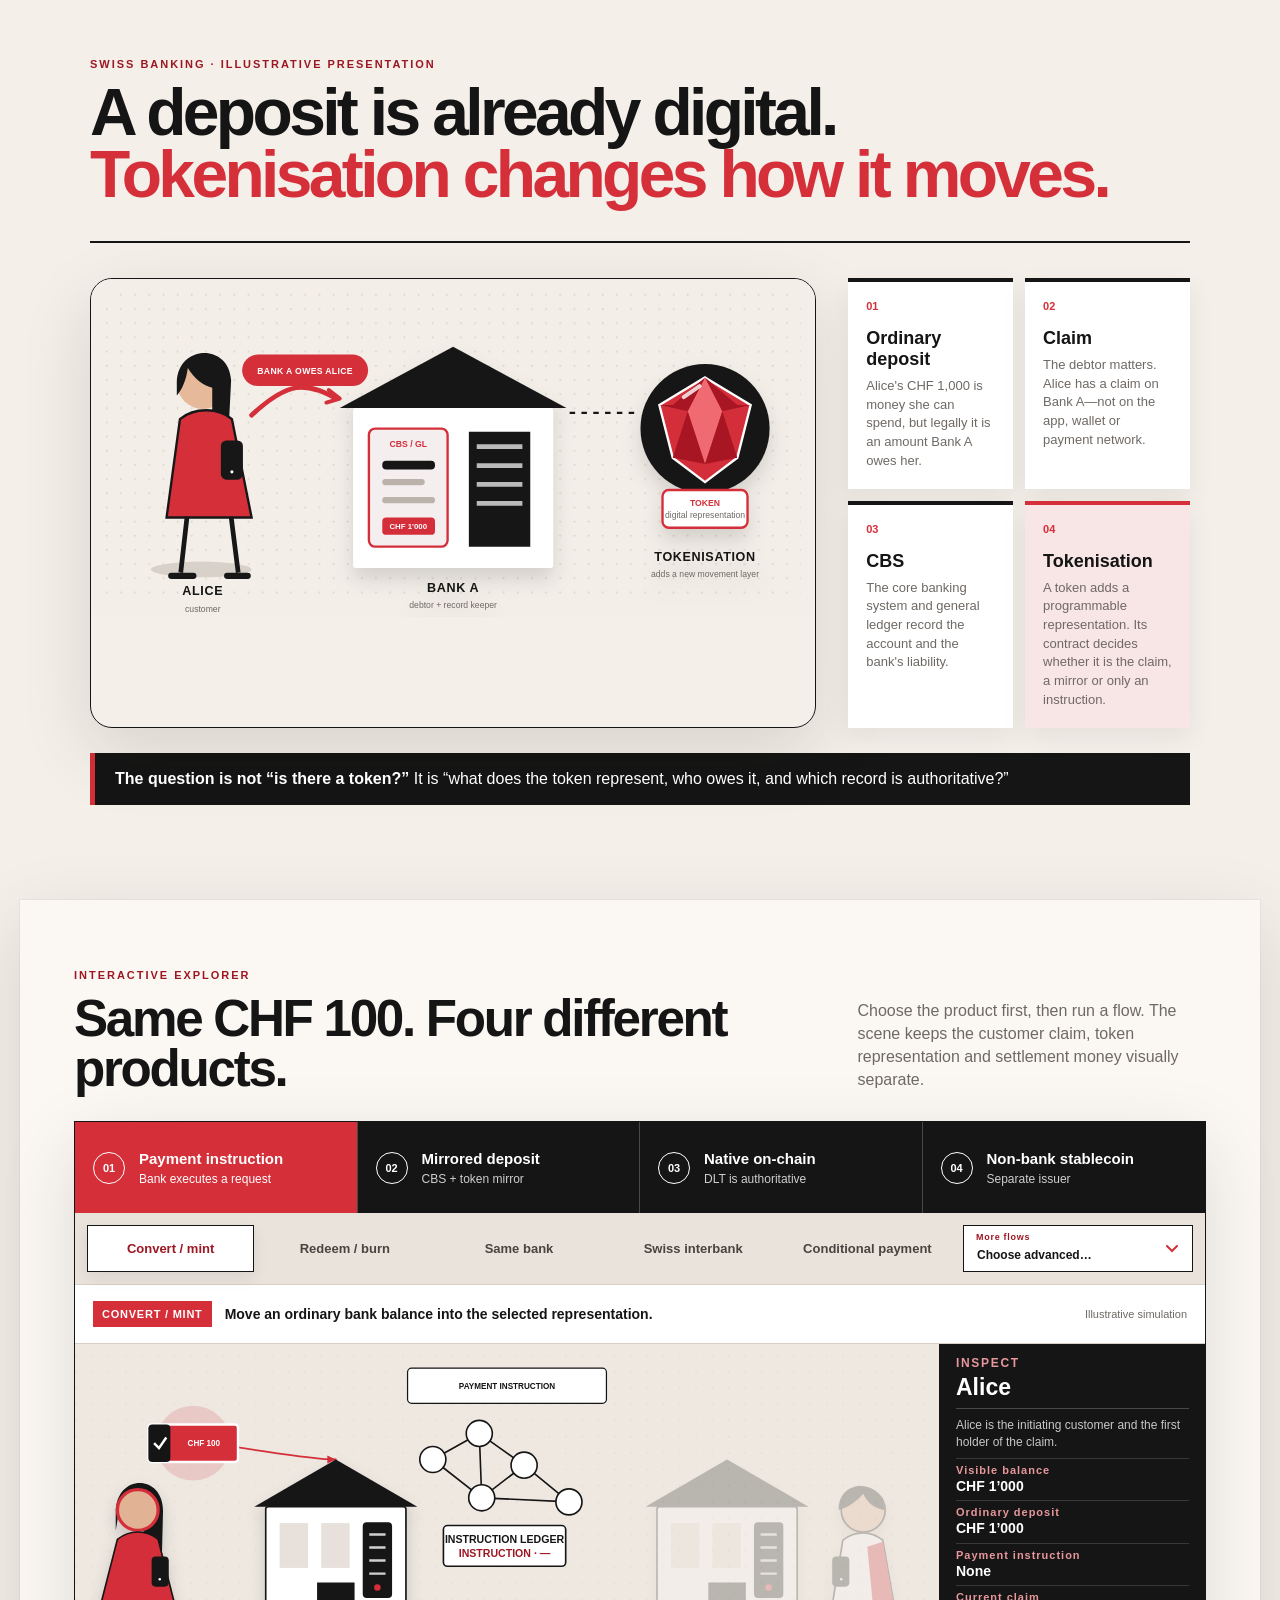
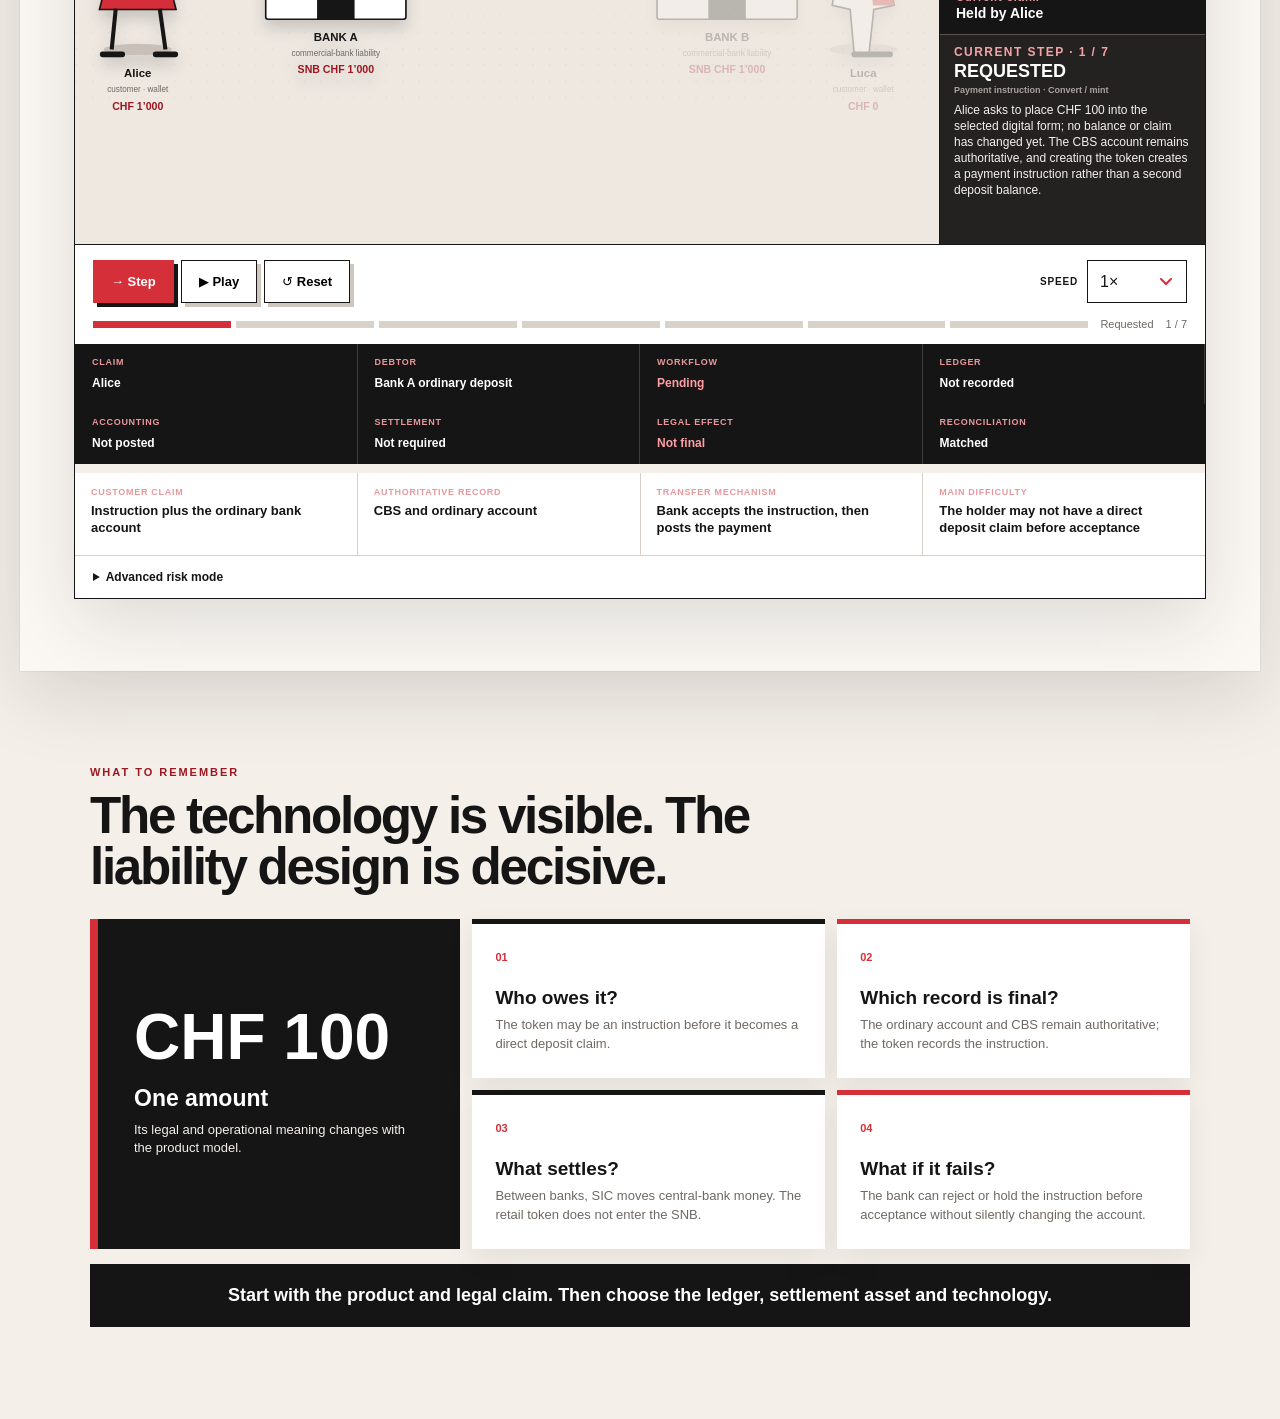
<file: demo/deprecated/v1/index.html>
<!doctype html>
<html lang="en">
  <head>
    <meta charset="utf-8">
    <meta name="viewport" content="width=device-width, initial-scale=1">
    <meta name="description" content="An illustrated interactive presentation explaining tokenized-deposit product models and settlement flows.">
    <title>Archived v1 — Tokenized deposits illustrated explorer</title>
    <link rel="stylesheet" href="styles.css">
  </head>
  <body>
    <main>
      <section class="scene scene--intro" aria-labelledby="intro-title">
        <header class="hero">
          <p class="overline">SWISS BANKING · ILLUSTRATIVE PRESENTATION</p>
          <h1 id="intro-title">A deposit is already digital.<br><span>Tokenisation changes how it moves.</span></h1>
        </header>

        <div class="primer" aria-label="How an ordinary deposit becomes tokenized">
          <div class="primer-art" aria-hidden="true">
            <svg viewBox="0 0 920 430">
              <defs>
                <pattern id="primer-dots" width="18" height="18" patternUnits="userSpaceOnUse"><circle cx="2" cy="2" r="1.2" fill="#d8d1ca"></circle></pattern>
                <filter id="primer-shadow" x="-20%" y="-20%" width="140%" height="150%"><feDropShadow dx="0" dy="14" stdDeviation="12" flood-color="#000" flood-opacity=".13"></feDropShadow></filter>
              </defs>
              <rect width="920" height="430" rx="24" fill="#f3eee8"></rect>
              <rect x="18" y="18" width="884" height="394" rx="18" fill="url(#primer-dots)"></rect>

              <g transform="translate(62 77)">
                <ellipse cx="78" cy="292" rx="64" ry="10" fill="#d8d1ca"></ellipse>
                <circle cx="80" cy="55" r="33" fill="#e5b999"></circle>
                <path d="M47 55c0-48 66-52 69-3l-4 78-20-15V61c-13-3-23-12-31-25-2 15-7 27-14 35Z" fill="#171717"></path>
                <path d="M51 101c18-15 49-15 66 0l25 125H34Z" fill="#d52f3a" stroke="#171717" stroke-width="3"></path>
                <path d="M60 225 52 296M116 225l9 71" stroke="#171717" stroke-width="6"></path>
                <path d="M40 300h28M111 300h26" stroke="#171717" stroke-width="8" stroke-linecap="round"></path>
                <rect x="103" y="128" width="28" height="50" rx="7" fill="#171717"></rect>
                <circle cx="117" cy="168" r="2" fill="#fff"></circle>
                <text x="80" y="325" text-anchor="middle" class="primer-name">ALICE</text>
                <text x="80" y="346" text-anchor="middle" class="primer-role">customer</text>
              </g>

              <g transform="translate(298 62)" filter="url(#primer-shadow)">
                <path d="M18 102 162 24l144 78Z" fill="#171717"></path>
                <rect x="35" y="102" width="254" height="203" rx="3" fill="#fff"></rect>
                <rect x="55" y="128" width="100" height="150" rx="8" fill="#f5eeee" stroke="#d52f3a" stroke-width="3"></rect>
                <text x="105" y="151" text-anchor="middle" class="primer-small-red">CBS / GL</text>
                <rect x="72" y="169" width="67" height="11" rx="5" fill="#171717"></rect>
                <rect x="72" y="192" width="54" height="8" rx="4" fill="#bbb2ab"></rect>
                <rect x="72" y="215" width="67" height="8" rx="4" fill="#bbb2ab"></rect>
                <rect x="72" y="241" width="67" height="22" rx="5" fill="#d52f3a"></rect>
                <text x="105" y="256" text-anchor="middle" class="primer-white">CHF 1'000</text>
                <path d="M182 132h78v146h-78Z" fill="#171717"></path>
                <path d="M192 151h58M192 175h58M192 199h58M192 223h58" stroke="#fff" stroke-width="6" opacity=".7"></path>
                <text x="162" y="335" text-anchor="middle" class="primer-name">BANK A</text>
                <text x="162" y="356" text-anchor="middle" class="primer-role">debtor + record keeper</text>
              </g>

              <path d="M204 173C250 130 273 130 312 152" fill="none" stroke="#d52f3a" stroke-width="6" stroke-linecap="round"></path>
              <path d="m302 141 14 11-17 5" fill="none" stroke="#d52f3a" stroke-width="5" stroke-linecap="round" stroke-linejoin="round"></path>
              <rect x="192" y="96" width="160" height="40" rx="20" fill="#d52f3a"></rect>
              <text x="272" y="121" text-anchor="middle" class="primer-white primer-white--large">BANK A OWES ALICE</text>

              <g transform="translate(688 82)" filter="url(#primer-shadow)">
                <circle cx="92" cy="108" r="82" fill="#171717"></circle>
                <path d="M92 43 150 78 133 145 92 176 51 145 34 78Z" fill="#d52f3a" stroke="#fff" stroke-width="3"></path>
                <path d="m92 43 22 43-22 67-22-67Z" fill="#f06a72"></path>
                <path d="m34 78 36 8 22-43-41 35m99 0-36 8-22-43 41 35M51 145l19-59 22 67-41-8m82 0-19-59-22 67 41-8" fill="#a71824"></path>
                <path d="m65 68 20-14" stroke="#fff" stroke-width="5" stroke-linecap="round" opacity=".8"></path>
                <rect x="38" y="186" width="108" height="48" rx="8" fill="#fff" stroke="#d52f3a" stroke-width="3"></rect>
                <text x="92" y="206" text-anchor="middle" class="primer-small-red">TOKEN</text>
                <text x="92" y="222" text-anchor="middle" class="primer-role">digital representation</text>
                <text x="92" y="276" text-anchor="middle" class="primer-name">TOKENISATION</text>
                <text x="92" y="297" text-anchor="middle" class="primer-role">adds a new movement layer</text>
              </g>
              <path d="M608 170h86" stroke="#171717" stroke-width="3" stroke-dasharray="7 8"></path>
            </svg>
          </div>

          <div class="primer-notes">
            <article><span>01</span><div><h2>Ordinary deposit</h2><p>Alice's CHF 1,000 is money she can spend, but legally it is an amount Bank A owes her.</p></div></article>
            <article><span>02</span><div><h2>Claim</h2><p>The debtor matters. Alice has a claim on Bank A—not on the app, wallet or payment network.</p></div></article>
            <article><span>03</span><div><h2>CBS</h2><p>The core banking system and general ledger record the account and the bank's liability.</p></div></article>
            <article><span>04</span><div><h2>Tokenisation</h2><p>A token adds a programmable representation. Its contract decides whether it is the claim, a mirror or only an instruction.</p></div></article>
          </div>
        </div>
        <p class="primer-takeaway"><b>The question is not “is there a token?”</b> It is “what does the token represent, who owes it, and which record is authoritative?”</p>
      </section>

      <section class="scene scene--explorer" aria-labelledby="explorer-title">
        <header class="section-title">
          <p class="overline">INTERACTIVE EXPLORER</p>
          <h2 id="explorer-title">Same CHF 100. Four different products.</h2>
          <p>Choose the product first, then run a flow. The scene keeps the customer claim, token representation and settlement money visually separate.</p>
        </header>

        <div class="explorer-shell">
          <div class="model-dock" role="tablist" aria-label="Product model">
            <button class="model-tab is-selected" type="button" role="tab" aria-selected="true" data-model="instruction"><b>01</b><span><strong>Payment instruction</strong><small>Bank executes a request</small></span></button>
            <button class="model-tab" type="button" role="tab" aria-selected="false" data-model="mirrored"><b>02</b><span><strong>Mirrored deposit</strong><small>CBS + token mirror</small></span></button>
            <button class="model-tab" type="button" role="tab" aria-selected="false" data-model="native"><b>03</b><span><strong>Native on-chain</strong><small>DLT is authoritative</small></span></button>
            <button class="model-tab" type="button" role="tab" aria-selected="false" data-model="stablecoin"><b>04</b><span><strong>Non-bank stablecoin</strong><small>Separate issuer</small></span></button>
          </div>

          <div class="flow-console">
            <div class="core-flows" role="group" aria-label="Core flow">
              <button type="button" class="flow-button is-selected" data-scenario="mint">Convert / mint</button>
              <button type="button" class="flow-button" data-scenario="redeem">Redeem / burn</button>
              <button type="button" class="flow-button" data-scenario="same">Same bank</button>
              <button type="button" class="flow-button" data-scenario="interbank">Swiss interbank</button>
              <button type="button" class="flow-button" data-scenario="conditional">Conditional payment</button>
            </div>
            <label class="more-flow"><span>More flows</span><select id="scenario-select"><option value="">Choose advanced…</option><option value="correspondent">Agorá five-stage payment</option><option value="netting">Gross vs net</option><option value="pvp">Cross-border PvP</option><option value="cbdc">Wholesale CBDC</option><option value="bridge">Bridge / wrapped token</option><option value="mismatch">Mismatch + recovery</option></select></label>
          </div>

          <div class="stage-header">
            <div><span id="scenario-kicker">CONVERT / MINT</span><strong id="scenario-description">Move an ordinary bank balance into the selected representation.</strong></div>
            <span id="stage-status">Illustrative simulation</span>
          </div>

          <div class="stage-layout">
            <div class="stage-canvas">
              <svg id="stage-svg" viewBox="0 0 1060 590" role="img" aria-labelledby="stage-title stage-desc">
                <title id="stage-title">Tokenized deposit product and payment flow</title>
                <desc id="stage-desc">An illustrated scene with customers, commercial banks, ledgers and settlement infrastructure.</desc>
                <defs>
                  <marker id="arrow-red" viewBox="0 0 10 10" markerWidth="11" markerHeight="11" refX="9.5" refY="5" markerUnits="userSpaceOnUse" orient="auto"><path d="M0 .5 9.5 5 0 9.5Z" fill="#d52f3a"></path></marker>
                  <filter id="object-shadow" x="-25%" y="-25%" width="150%" height="160%"><feDropShadow dx="0" dy="10" stdDeviation="9" flood-color="#000" flood-opacity=".16"></feDropShadow></filter>
                  <pattern id="scene-dots" width="20" height="20" patternUnits="userSpaceOnUse"><circle cx="2" cy="2" r="1" fill="#ded7d1"></circle></pattern>
                  <pattern id="warning-hatch" width="8" height="8" patternUnits="userSpaceOnUse" patternTransform="rotate(45)"><line x1="0" y1="0" x2="0" y2="8" stroke="#d52f3a" stroke-width="2" opacity=".35"></line></pattern>
                </defs>
                <g id="stage-background"></g>
                <g id="stage-infrastructure"></g>
                <g id="stage-routes"></g>
                <g id="stage-actors"></g>
                <g id="stage-funds" aria-hidden="true"></g>
                <g id="stage-annotations"></g>
              </svg>
            </div>

            <aside class="inspect-drawer">
              <section class="actor-inspector" aria-label="Selected actor">
                <div class="drawer-head"><span>INSPECT</span><strong id="drawer-title">Alice</strong></div>
                <p id="drawer-summary">Alice owns the starting claim and initiates the selected flow.</p>
                <dl id="drawer-details"></dl>
              </section>
              <section class="step-explainer" aria-labelledby="step-explainer-title" aria-live="polite">
                <div class="step-explainer-head"><span id="step-position">CURRENT STEP · 1 / 7</span><strong id="step-explainer-title">REQUESTED</strong></div>
                <span class="step-context" id="step-context">Payment instruction · Convert / mint</span>
                <p id="step-explanation">Alice asks Bank A to create the selected representation; no balance or legal claim has changed yet.</p>
                <div class="step-risk" id="step-risk" hidden><strong id="step-risk-title">⚠ Risk armed</strong><p id="step-risk-copy"></p></div>
              </section>
            </aside>
          </div>

          <div class="play-console" aria-label="Simulation controls">
            <div class="transport">
              <button class="control-button control-button--primary" id="step-button" type="button"><span aria-hidden="true">→</span> Step</button>
              <button class="control-button" id="play-button" type="button"><span aria-hidden="true">▶</span> Play</button>
              <button class="control-button" id="reset-button" type="button"><span aria-hidden="true">↺</span> Reset</button>
            </div>
            <label class="speed-control" for="speed-select"><span>Speed</span><select id="speed-select"><option value="0.5">0.5×</option><option value="1" selected>1×</option><option value="2">2×</option></select></label>
          </div>

          <div class="progress-row"><div class="timeline-track" id="timeline-track" aria-label="Scenario progress"></div><span id="step-label">Requested</span><span id="step-count">1 / 7</span></div>

          <div class="result-ribbon" aria-live="polite">
            <div><span>CLAIM</span><strong id="status-holder">Alice</strong></div>
            <div><span>DEBTOR</span><strong id="status-debtor">Bank A</strong></div>
            <div><span>WORKFLOW</span><strong id="status-workflow">Pending</strong></div>
            <div><span>LEDGER</span><strong id="status-ledger">Not recorded</strong></div>
            <div><span>ACCOUNTING</span><strong id="status-accounting">Not posted</strong></div>
            <div><span>SETTLEMENT</span><strong id="status-settlement">Not required</strong></div>
            <div><span>LEGAL EFFECT</span><strong id="status-legal">Not final</strong></div>
            <div><span>RECONCILIATION</span><strong id="status-reconciliation">Matched</strong></div>
          </div>

          <div class="model-detail" aria-live="polite">
            <div><span>CUSTOMER CLAIM</span><strong id="fact-claim">Payment instruction / ordinary account</strong></div>
            <div><span>AUTHORITATIVE RECORD</span><strong id="fact-authority">CBS + ordinary account</strong></div>
            <div><span>TRANSFER MECHANISM</span><strong id="fact-mechanism">Bank accepts instruction, then posts payment</strong></div>
            <div><span>MAIN DIFFICULTY</span><strong id="fact-risk">Who owes the holder before acceptance?</strong></div>
          </div>

          <details class="risk-details"><summary>Advanced risk mode</summary><div class="risk-controls"><label for="failure-select">Inject one failure</label><select id="failure-select"><option value="none">No failure</option><option value="aml">AML / sanctions rejection</option><option value="dlt">DLT unavailable</option><option value="sic">SIC unavailable</option><option value="receiver">Receiving bank rejects</option><option value="mismatch">Reconciliation mismatch</option><option value="key">Key or contract pause</option></select><button id="apply-failure-button" type="button">Apply and reset</button></div><p id="risk-note">Failure paths are simulated and deterministic. They do not represent a legal conclusion.</p></details>
        </div>
      </section>

      <section class="scene scene--conclusion" aria-labelledby="conclusion-title">
        <header class="section-title"><p class="overline">WHAT TO REMEMBER</p><h2 id="conclusion-title">The technology is visible. The liability design is decisive.</h2></header>
        <div class="takeaway-stage">
          <div class="takeaway-core"><span>CHF 100</span><strong>One amount</strong><p>Its legal and operational meaning changes with the product model.</p></div>
          <article><b>01</b><h3>Who owes it?</h3><p id="insight-debtor">The token may be an instruction before it becomes a direct deposit claim.</p></article>
          <article><b>02</b><h3>Which record is final?</h3><p id="insight-ledger">CBS remains authoritative for the payment-instruction model.</p></article>
          <article><b>03</b><h3>What settles?</h3><p>Between banks, SIC moves central-bank money. The retail token does not enter the SNB.</p></article>
          <article><b>04</b><h3>What if it fails?</h3><p id="insight-failure">A safe design pauses value and repairs through explicit controlled actions.</p></article>
        </div>
        <p class="closing-line">Start with the product and legal claim. Then choose the ledger, settlement asset and technology.</p>
      </section>
    </main>
    <script src="app.js"></script>
  </body>
</html>
</file>
<file: demo/deprecated/v1/styles.css>
:root {
  --paper: #f4efe9;
  --paper-light: #fbf8f4;
  --white: #fff;
  --ink: #151515;
  --muted: #6f6964;
  --line: #d7cfc7;
  --red: #d52f3a;
  --red-dark: #9d1722;
  --red-pale: #f8e5e5;
  --shadow: 0 24px 70px rgba(28, 22, 18, .13);
  font-family: "Frutiger", "Frutiger LT Std", "Frutiger Next", "Aptos", "Segoe UI", Arial, sans-serif;
  color: var(--ink);
  background: var(--paper);
  font-synthesis: none;
}

* { box-sizing: border-box; }
html { scroll-behavior: smooth; background: var(--paper); }
body { min-width: 980px; margin: 0; background: var(--paper); color: var(--ink); }
button, select, input { font: inherit; }
button, select, summary { cursor: pointer; }
button:focus-visible, select:focus-visible, input:focus-visible, summary:focus-visible, [data-actor]:focus-visible { outline: 3px solid var(--red); outline-offset: 4px; }
h1, h2, h3, p { margin-top: 0; }

.scene { width: min(1500px, calc(100% - 72px)); margin: 0 auto; padding: 58px 54px 72px; }
.scene--intro { min-height: 100vh; }
.scene--explorer { width: min(1580px, calc(100% - 40px)); padding-top: 54px; background: var(--paper-light); box-shadow: 0 0 0 1px rgba(21,21,21,.04), var(--shadow); }
.scene--conclusion { padding-top: 80px; padding-bottom: 92px; }

.overline { margin-bottom: 12px; color: var(--red-dark); font-size: 11px; font-weight: 800; letter-spacing: .18em; }
.hero { padding-bottom: 35px; border-bottom: 2px solid var(--ink); }
.hero h1 { margin-bottom: 0; white-space: nowrap; font-size: clamp(48px, 5.15vw, 78px); line-height: .94; letter-spacing: -.055em; }
.hero h1 span { display: block; color: var(--red); }

.primer { display: grid; grid-template-columns: minmax(620px, 1.7fr) minmax(330px, .8fr); gap: 32px; margin-top: 35px; }
.primer-art { overflow: hidden; border: 1px solid var(--ink); border-radius: 22px; box-shadow: var(--shadow); }
.primer-art svg { width: 100%; height: auto; display: block; }
.primer-name { fill: var(--ink); font-family: inherit; font-size: 16px; font-weight: 800; letter-spacing: .05em; }
.primer-role { fill: #6f6964; font-family: inherit; font-size: 11px; }
.primer-small-red { fill: var(--red); font-family: inherit; font-size: 11px; font-weight: 800; }
.primer-white { fill: #fff; font-family: inherit; font-size: 10px; font-weight: 800; }
.primer-white--large { font-size: 11px; letter-spacing: .04em; }
.primer-notes { display: grid; grid-template-columns: 1fr 1fr; align-content: stretch; gap: 12px; }
.primer-notes article { min-height: 0; padding: 18px; border-top: 4px solid var(--ink); background: var(--white); box-shadow: 0 9px 25px rgba(28,22,18,.07); }
.primer-notes article:nth-child(4) { border-color: var(--red); background: var(--red-pale); }
.primer-notes span { display: block; margin-bottom: 16px; color: var(--red); font-size: 11px; font-weight: 800; }
.primer-notes h2 { margin-bottom: 7px; font-size: 18px; }
.primer-notes p { margin-bottom: 0; color: var(--muted); font-size: 13px; line-height: 1.44; }
.primer-takeaway { margin: 25px 0 0; padding: 17px 20px; border-left: 5px solid var(--red); background: var(--ink); color: var(--white); font-size: 16px; }

.section-title { display: grid; grid-template-columns: minmax(550px, 1.6fr) minmax(300px, .75fr); align-items: end; gap: 40px; margin-bottom: 27px; }
.section-title .overline { grid-column: 1 / -1; margin-bottom: -27px; }
.section-title h2 { margin-bottom: 0; font-size: clamp(40px, 4vw, 60px); line-height: .98; letter-spacing: -.045em; }
.section-title > p:last-child { margin-bottom: 3px; color: var(--muted); font-size: 16px; line-height: 1.45; }

.explorer-shell { border: 1px solid var(--ink); background: var(--white); box-shadow: var(--shadow); }
.model-dock { display: grid; grid-template-columns: repeat(4, 1fr); background: var(--ink); }
.model-tab { min-height: 91px; display: flex; align-items: center; gap: 14px; padding: 14px 18px; border: 0; border-right: 1px solid #484848; background: var(--ink); color: var(--white); text-align: left; transition: background .18s ease, color .18s ease; }
.model-tab:last-child { border-right: 0; }
.model-tab:hover { background: #2b2928; }
.model-tab.is-selected { background: var(--red); }
.model-tab b { display: grid; width: 32px; height: 32px; place-items: center; flex: 0 0 32px; border: 1px solid currentColor; border-radius: 50%; font-size: 11px; }
.model-tab span, .model-tab strong, .model-tab small { display: block; }
.model-tab strong { margin-bottom: 5px; font-size: 15px; }
.model-tab small { color: #cfcfcf; font-size: 12px; }
.model-tab.is-selected small { color: #fff; }

.flow-console { display: grid; grid-template-columns: 1fr 230px; gap: 12px; padding: 12px; border-bottom: 1px solid var(--line); background: #e9e3dc; }
.core-flows { display: grid; grid-template-columns: repeat(5, 1fr); gap: 7px; }
.flow-button { min-height: 47px; padding: 8px 11px; border: 1px solid transparent; background: transparent; color: #49443f; font-size: 13px; font-weight: 750; }
.flow-button:hover { background: rgba(255,255,255,.65); }
.flow-button.is-selected { border-color: var(--ink); background: var(--white); color: var(--red-dark); box-shadow: 0 6px 16px rgba(21,21,21,.08); }
.more-flow { position: relative; display: block; }
.more-flow > span { position: absolute; z-index: 2; top: 7px; left: 13px; color: var(--red-dark); font-size: 9px; font-weight: 800; letter-spacing: .08em; }
select { appearance: none; border: 1px solid var(--ink); border-radius: 0; background: var(--white) url("data:image/svg+xml,%3Csvg xmlns='http://www.w3.org/2000/svg' width='12' height='8' viewBox='0 0 12 8'%3E%3Cpath d='m1 1 5 5 5-5' fill='none' stroke='%23d52f3a' stroke-width='2' stroke-linecap='round'/%3E%3C/svg%3E") right 14px center / 12px 8px no-repeat; color: var(--ink); }
.more-flow select { width: 100%; height: 47px; padding: 16px 38px 3px 13px; font-size: 12px; font-weight: 700; }

.stage-header { display: flex; align-items: center; justify-content: space-between; gap: 20px; min-height: 59px; padding: 10px 18px; border-bottom: 1px solid var(--line); }
.stage-header > div { display: flex; align-items: center; gap: 13px; }
.stage-header span { color: var(--muted); font-size: 11px; }
#scenario-kicker { padding: 7px 9px; background: var(--red); color: #fff; font-weight: 800; letter-spacing: .07em; }
#scenario-description { font-size: 14px; }

.stage-layout { display: grid; grid-template-columns: minmax(700px, 1fr) 265px; height: clamp(500px, 37vw, 565px); background: #eee8e1; }
.stage-canvas { min-width: 0; overflow: hidden; border-right: 1px solid var(--ink); background: #eee8e1; }
#stage-svg { width: 100%; height: 100%; display: block; }

.inspect-drawer { display: flex; min-width: 0; overflow: hidden; flex-direction: column; background: var(--ink); color: var(--white); }
.actor-inspector { flex: 1 1 64%; min-height: 0; overflow: hidden; padding: 12px 16px 9px; }
.drawer-head { padding-bottom: 7px; border-bottom: 1px solid #494949; }
.drawer-head span { display: block; margin-bottom: 4px; color: #e8989d; font-size: 12px; font-weight: 800; letter-spacing: .14em; }
.drawer-head strong { font-size: 23px; }
.actor-inspector > p { margin: 8px 0; color: #c7c7c7; font-size: 12px; line-height: 1.35; }
.actor-inspector dl { margin: 0; }
.actor-inspector dl div { padding: 5px 0; border-top: 1px solid #383838; }
.actor-inspector dt { margin-bottom: 2px; color: #e8989d; font-size: 11px; font-weight: 800; letter-spacing: .09em; }
.actor-inspector dd { margin: 0; font-size: 14px; font-weight: 700; line-height: 1.25; }
.step-explainer { flex: 0 0 42%; min-height: 156px; padding: 10px 14px 11px; overflow: hidden; border-top: 1px solid #5a5551; background: #242221; }
.step-explainer-head span { display: block; margin-bottom: 3px; color: #f3a4a8; font-size: 12px; font-weight: 800; letter-spacing: .12em; }
.step-explainer-head strong { display: block; color: var(--white); font-size: 18px; line-height: 1.05; }
.step-context { display: block; margin-top: 4px; color: #aaa29d; font-size: 9px; font-weight: 700; line-height: 1.2; }
#step-explanation { margin: 6px 0 0; color: #f5f1ed; font-size: 12px; line-height: 1.34; }
.step-risk { margin-top: 6px; padding: 5px 8px; border-left: 3px solid var(--red); background: #351c1f; }
.step-risk strong { display: block; color: #ffadb2; font-size: 10px; letter-spacing: .05em; }
.step-risk p { margin: 3px 0 0; color: #fff; font-size: 10px; line-height: 1.3; }
.step-risk.is-armed { padding-block: 7px; border-color: #e8989d; background: transparent; }
.step-risk.is-armed p { display: none; }

.play-console { display: flex; align-items: center; justify-content: space-between; gap: 22px; padding: 15px 18px; border-top: 1px solid var(--ink); background: var(--white); }
.speed-control { display: flex; align-items: center; gap: 9px; }
.speed-control span { font-size: 10px; font-weight: 800; letter-spacing: .08em; text-transform: uppercase; }
.transport { display: flex; gap: 7px; }
.control-button { min-height: 43px; padding: 0 17px; border: 1px solid var(--ink); border-radius: 0; background: var(--white); font-size: 13px; font-weight: 800; box-shadow: 4px 4px 0 #cfc6bd; }
.control-button:hover { transform: translate(-1px,-1px); box-shadow: 6px 6px 0 #cfc6bd; }
.control-button--primary { border-color: var(--red); background: var(--red); color: #fff; box-shadow: 4px 4px 0 var(--ink); }
.speed-control select { width: 100px; height: 43px; padding: 0 38px 0 12px; }

.progress-row { display: grid; grid-template-columns: 1fr auto auto; align-items: center; gap: 12px; padding: 0 18px 14px; }
.timeline-track { display: grid; grid-template-columns: repeat(7,1fr); gap: 5px; }
.timeline-step { height: 7px; background: #d9d2cb; }
.timeline-step.is-complete { background: var(--ink); }
.timeline-step.is-current { background: var(--red); }
.progress-row > span { color: var(--muted); font-size: 11px; }

.result-ribbon { display: grid; grid-template-columns: repeat(4,minmax(0,1fr)); background: var(--ink); color: #fff; }
.result-ribbon div { padding: 13px 17px; border-right: 1px solid #3d3d3d; }
.result-ribbon div:last-child { border-right: 0; }
.result-ribbon span, .model-detail span { display: block; margin-bottom: 6px; color: #e8989d; font-size: 9px; font-weight: 800; letter-spacing: .08em; }
.result-ribbon strong { font-size: 12px; line-height: 1.25; }
.result-ribbon strong.is-warning { color: #ff9fa5; }

.model-detail { display: grid; grid-template-columns: repeat(4,1fr); border-top: 9px solid var(--paper); background: var(--line); gap: 1px; }
.model-detail div { min-height: 82px; padding: 14px 16px; background: var(--white); }
.model-detail strong { display: block; font-size: 13px; line-height: 1.3; }

.risk-details { border-top: 1px solid var(--line); background: var(--white); }
.risk-details summary { padding: 14px 18px; font-size: 12px; font-weight: 800; }
.risk-controls { display: flex; align-items: center; gap: 10px; padding: 0 18px 10px; }
.risk-controls label, #risk-note { color: var(--muted); font-size: 11px; }
.risk-controls select { min-width: 240px; height: 39px; padding: 0 38px 0 12px; }
.risk-controls button { min-height: 39px; padding: 0 15px; border: 0; background: var(--ink); color: #fff; font-weight: 800; }
#risk-note { margin: 0; padding: 0 18px 15px; }

.takeaway-stage { display: grid; grid-template-columns: 1.05fr repeat(2,1fr); gap: 12px; margin-top: 26px; }
.takeaway-core { grid-row: span 2; display: flex; flex-direction: column; justify-content: center; min-height: 330px; padding: 36px; background: var(--ink); color: #fff; border-left: 8px solid var(--red); }
.takeaway-core span { font-size: clamp(50px,5vw,76px); font-weight: 800; line-height: .9; }
.takeaway-core strong { margin-top: 18px; font-size: 23px; }
.takeaway-core p { max-width: 300px; margin: 9px 0 0; color: #fff; line-height: 1.45; }
.takeaway-stage article { min-height: 159px; padding: 23px; border-top: 5px solid var(--ink); background: var(--white); box-shadow: 0 10px 26px rgba(28,22,18,.07); }
.takeaway-stage article:nth-child(3), .takeaway-stage article:nth-child(5) { border-color: var(--red); }
.takeaway-stage article b { color: var(--red); font-size: 11px; }
.takeaway-stage h3 { margin: 22px 0 7px; font-size: 19px; }
.takeaway-stage p { margin-bottom: 0; color: var(--muted); font-size: 13px; line-height: 1.45; }
.takeaway-stage .takeaway-core p { color: #f4efe9; }
.closing-line { margin: 15px 0 0; padding: 21px; background: var(--ink); color: #fff; font-size: 18px; font-weight: 700; text-align: center; }

/* Interactive SVG scene */
.scene-bg { fill: #eee8e1; }
.scene-dot-field { fill: url(#scene-dots); opacity: .72; }
.scene-floor { fill: #171717; }
.actor-hit { cursor: pointer; }
.actor-dormant { opacity: .24; }
.actor-hit:hover .actor-accent, .actor-hit:focus .actor-accent { stroke: var(--red); stroke-width: 4; }
.actor-selected .actor-accent { stroke: var(--red); stroke-width: 4; }
.actor-label { fill: var(--ink); font-family: inherit; font-size: 14px; font-weight: 800; }
.actor-meta { fill: var(--muted); font-family: inherit; font-size: 10px; }
.actor-amount { fill: var(--red-dark); font-family: inherit; font-size: 13px; font-weight: 800; }
.bank-body { fill: #fff; stroke: var(--ink); stroke-width: 2; }
.bank-roof { fill: var(--ink); }
.bank-active .bank-body { fill: #faeeee; stroke: var(--red); stroke-width: 3; }
.bank-window { fill: #e8e1db; }
.bank-server { fill: var(--ink); }
.bank-server-line { stroke: #fff; stroke-width: 3; opacity: .8; }
.dlt-line { fill: none; stroke: var(--ink); stroke-width: 2; }
.dlt-node { fill: #fff; stroke: var(--ink); stroke-width: 2; }
.dlt-active .dlt-node { fill: var(--red); stroke: var(--red); }
.dlt-active .dlt-line { stroke: var(--red); }
.issuer-roof { fill: var(--red); stroke: var(--ink); stroke-width: 2; }
.issuer-body { fill: var(--ink); stroke: var(--ink); stroke-width: 2; }
.issuer-vault { fill: #f2eee8; stroke: #fff; stroke-width: 2; }
.issuer-vault-door { fill: none; stroke: var(--ink); stroke-width: 4; }
.issuer-vault-spoke { fill: none; stroke: var(--ink); stroke-width: 3; }
.issuer-screen { fill: #fff; stroke: #fff; stroke-width: 2; }
.issuer-screen-label { fill: var(--ink); font-size: 11px; font-weight: 900; letter-spacing: .08em; }
.issuer-caption { fill: #fff; font-size: 8px; font-weight: 800; letter-spacing: .06em; }
.issuer-active .issuer-roof { fill: var(--ink); stroke: var(--red); }
.issuer-active .issuer-body { stroke: var(--red); stroke-width: 4; }
.route-active { fill: none; stroke: var(--red); stroke-width: 2.2; stroke-linecap: round; marker-end: url(#arrow-red); }
.claim-line { fill: none; stroke: var(--ink); stroke-width: 2.5; stroke-dasharray: 4 7; }
.rail-track { fill: none; stroke: #fff; stroke-width: 4; }
.rail-sleeper { stroke: #6b6b6b; stroke-width: 2; }
.rail-label { fill: #fff; font-family: inherit; font-size: 11px; font-weight: 800; letter-spacing: .06em; }
.rail-sub { fill: #aaa; font-family: inherit; font-size: 9px; }
.scene-chip rect { fill: #fff; stroke: var(--ink); stroke-width: 1.5; }
.scene-chip text { fill: var(--ink); font-family: inherit; font-size: 10px; font-weight: 800; }
.scene-chip--red rect { fill: var(--red); stroke: var(--red); }
.scene-chip--red text { fill: #fff; }
.fund-object { transition: transform .6s cubic-bezier(.2,.8,.2,1), opacity .18s ease; will-change: transform; }
.fund-object .fund-shape { fill: var(--red); stroke: #fff; stroke-width: 3; }
.fund-object .fund-halo { fill: var(--red); opacity: .16; }
.fund-object text { fill: #fff; font-family: inherit; font-size: 10px; font-weight: 800; }
.fund-object--ticket .fund-shape { rx: 4px; }
.scene-warning { fill: url(#warning-hatch); stroke: var(--red); stroke-width: 3; }
.bridge-deck { fill: none; stroke: var(--ink); stroke-width: 10; stroke-linecap: round; }
.bridge-cable { fill: none; stroke: var(--red); stroke-width: 3; }
.pvp-lock { fill: var(--red); }
.condition-card { fill: #fff; stroke: var(--ink); stroke-width: 2; }
.condition-status { fill: var(--ink); }
.condition-status-label { fill: #fff; font-size: 10px; font-weight: 900; letter-spacing: .08em; }
.workflow-stage circle { fill: #fff; stroke: var(--ink); stroke-width: 2; }
.workflow-stage > text { fill: var(--ink); font-size: 11px; font-weight: 900; }
.workflow-stage path { fill: none; stroke: #a79f98; stroke-width: 3; }
.workflow-stage .workflow-label { fill: var(--muted); font-size: 8px; letter-spacing: .04em; }
.workflow-stage.is-complete circle { fill: var(--ink); }
.workflow-stage.is-complete > text:first-of-type { fill: #fff; }
.workflow-stage.is-complete path { stroke: var(--ink); }
.workflow-stage.is-current circle { fill: var(--red); stroke: var(--red); }
.workflow-stage.is-current > text:first-of-type { fill: #fff; }
.workflow-stage.is-current .workflow-label { fill: var(--red-dark); }
.infra-title { fill: var(--ink); font-family: inherit; font-size: 13px; font-weight: 800; }
.infra-sub { fill: var(--muted); font-family: inherit; font-size: 9px; }

@media (max-width: 1180px) {
  .scene { width: calc(100% - 36px); padding-inline: 34px; }
  .scene--explorer { width: calc(100% - 20px); padding-inline: 24px; }
  .hero { grid-template-columns: 1.6fr .8fr; }
  .primer { grid-template-columns: 1.55fr .9fr; }
  .primer-notes { grid-template-columns: 1fr; }
  .stage-layout { grid-template-columns: minmax(680px,1fr) 235px; }
  .actor-inspector { padding-inline: 13px; }
  .step-explainer { padding-inline: 13px; }
  .model-tab { padding-inline: 12px; }
  .model-tab strong { font-size: 13px; }
  .model-tab small { font-size: 11px; }
  .control-button { padding-inline: 12px; }
}

@media (max-width: 720px) {
  body { min-width: 0; }
  .scene, .scene--explorer { width: calc(100% - 24px); padding: 32px 16px 46px; }
  .scene--intro { min-height: 0; }
  .scene--conclusion { padding-top: 48px; }
  .hero h1 { white-space: normal; font-size: clamp(38px, 11vw, 52px); }
  .primer, .section-title, .flow-console, .stage-layout, .takeaway-stage { grid-template-columns: 1fr; }
  .primer { gap: 18px; margin-top: 24px; }
  .primer-notes, .model-dock, .core-flows, .result-ribbon, .model-detail { grid-template-columns: repeat(2, minmax(0, 1fr)); }
  .section-title { gap: 16px; margin-bottom: 20px; }
  .section-title .overline { grid-column: auto; margin-bottom: 0; }
  .section-title h2 { font-size: clamp(34px, 10vw, 45px); }
  .model-tab { min-height: 76px; padding: 10px; gap: 8px; }
  .model-tab b { width: 26px; height: 26px; flex-basis: 26px; }
  .model-tab strong { margin-bottom: 2px; font-size: 12px; }
  .model-tab small { font-size: 10px; }
  .flow-console { gap: 9px; }
  .core-flows { grid-template-columns: repeat(2, minmax(0, 1fr)); }
  .core-flows .flow-button:last-child { grid-column: 1 / -1; }
  .stage-header { align-items: flex-start; flex-direction: column; gap: 8px; }
  .stage-header > div { align-items: flex-start; flex-direction: column; gap: 7px; }
  #scenario-description { font-size: 12px; }
  .stage-layout { height: auto; }
  .stage-canvas { height: auto; aspect-ratio: 1060 / 590; border-right: 0; border-bottom: 1px solid var(--ink); }
  .inspect-drawer { min-height: 300px; }
  .actor-inspector { flex-basis: auto; min-height: 156px; }
  .step-explainer { flex-basis: auto; }
  .play-console { align-items: flex-start; flex-direction: column; gap: 12px; }
  .progress-row { grid-template-columns: 1fr auto; gap: 8px; }
  .timeline-track { grid-column: 1 / -1; }
  .result-ribbon div, .model-detail div { min-width: 0; padding: 12px; }
  .risk-controls { align-items: stretch; flex-wrap: wrap; }
  .risk-controls label, .risk-controls select { width: 100%; min-width: 0; }
  .takeaway-core { grid-row: auto; min-height: 240px; padding: 28px; }
  .takeaway-stage article { min-height: 0; }
  .closing-line { font-size: 16px; }
}

@media (prefers-reduced-motion: reduce) {
  *, *::before, *::after { scroll-behavior: auto !important; transition-duration: .01ms !important; animation-duration: .01ms !important; animation-iteration-count: 1 !important; }
}
</file>
